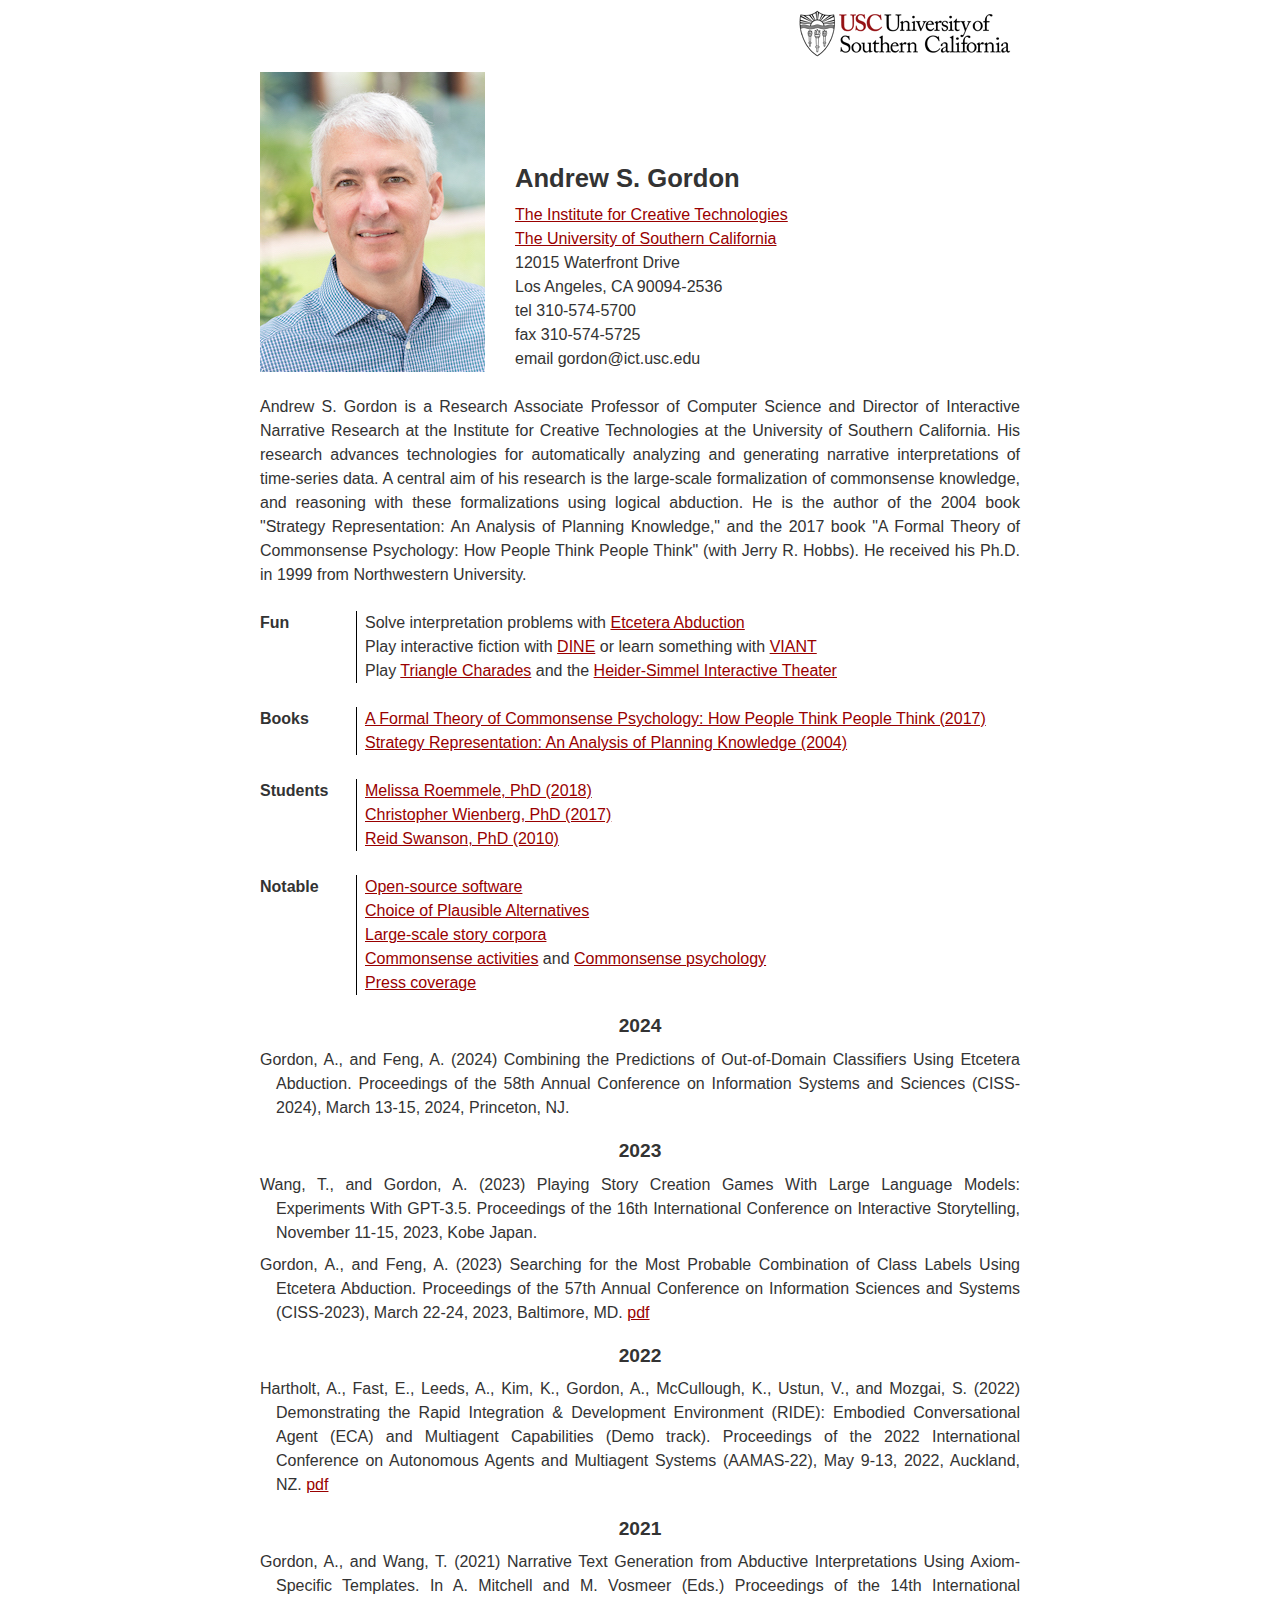
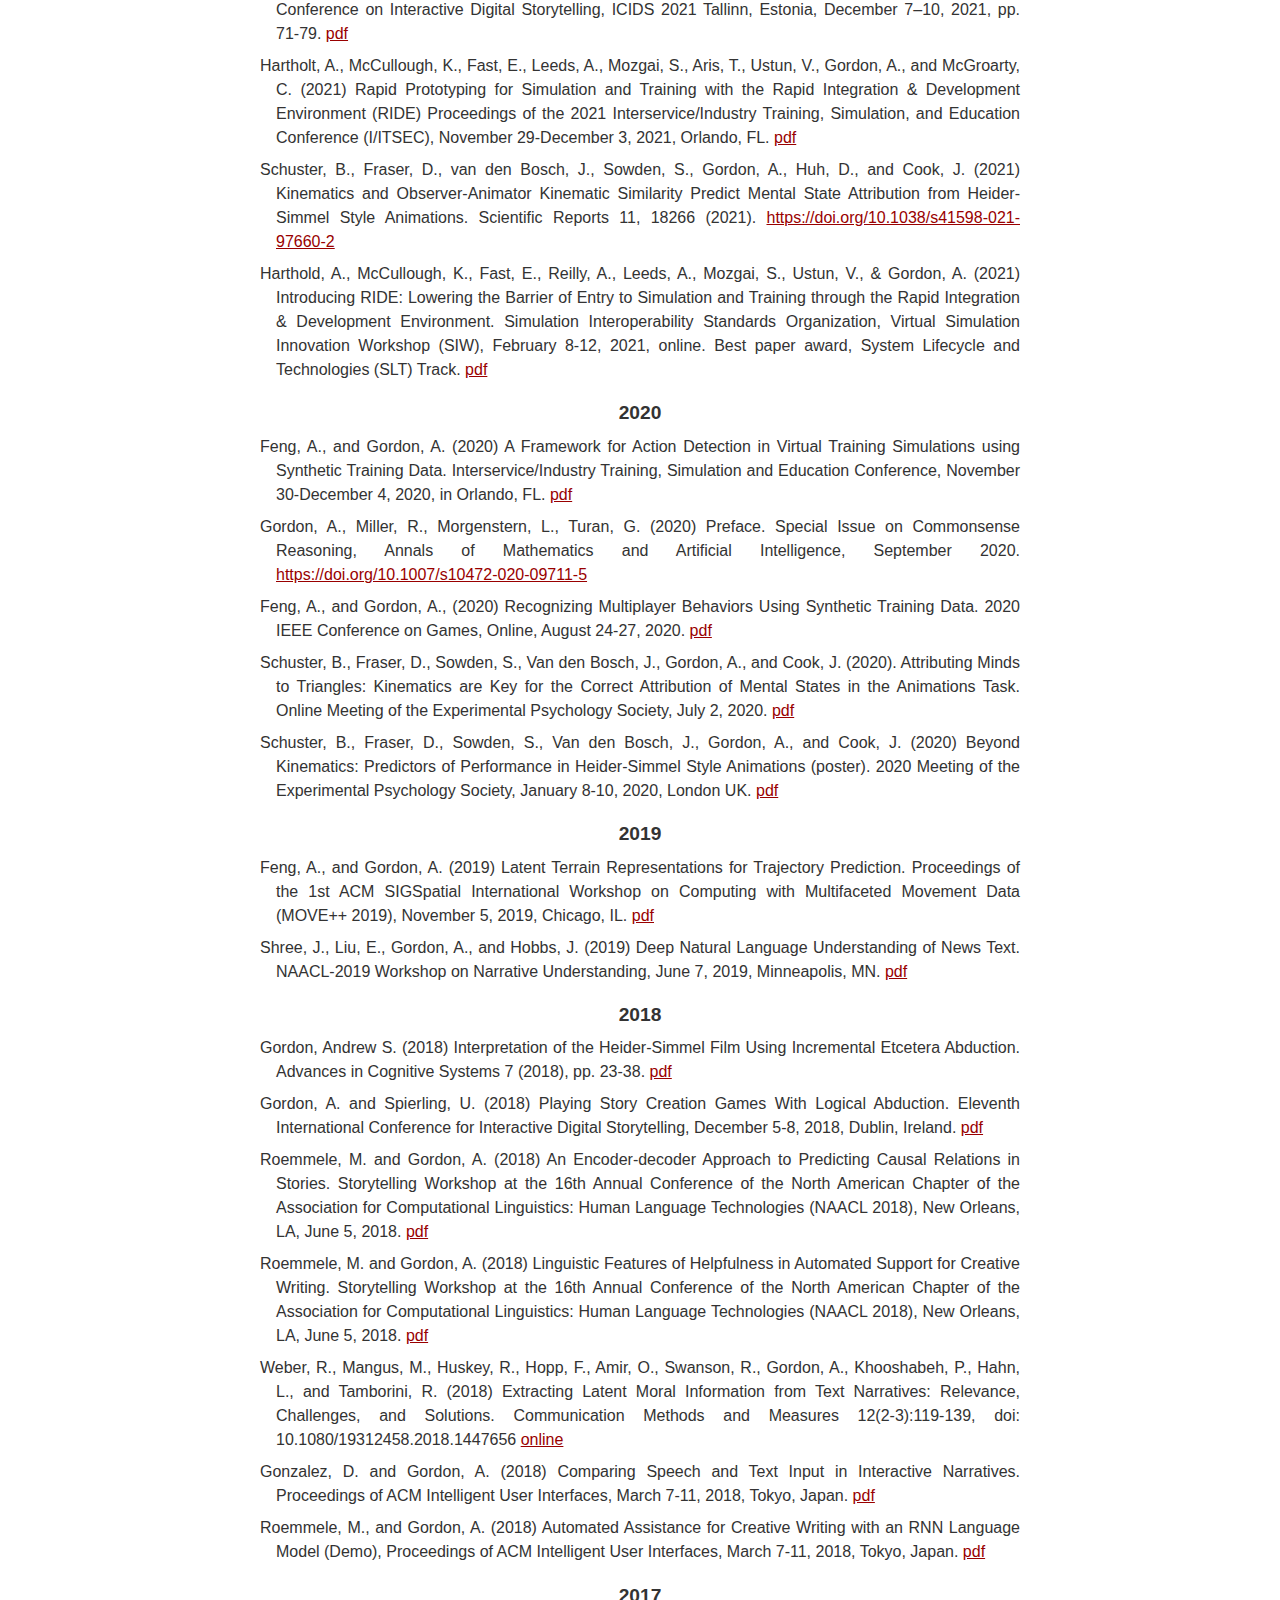
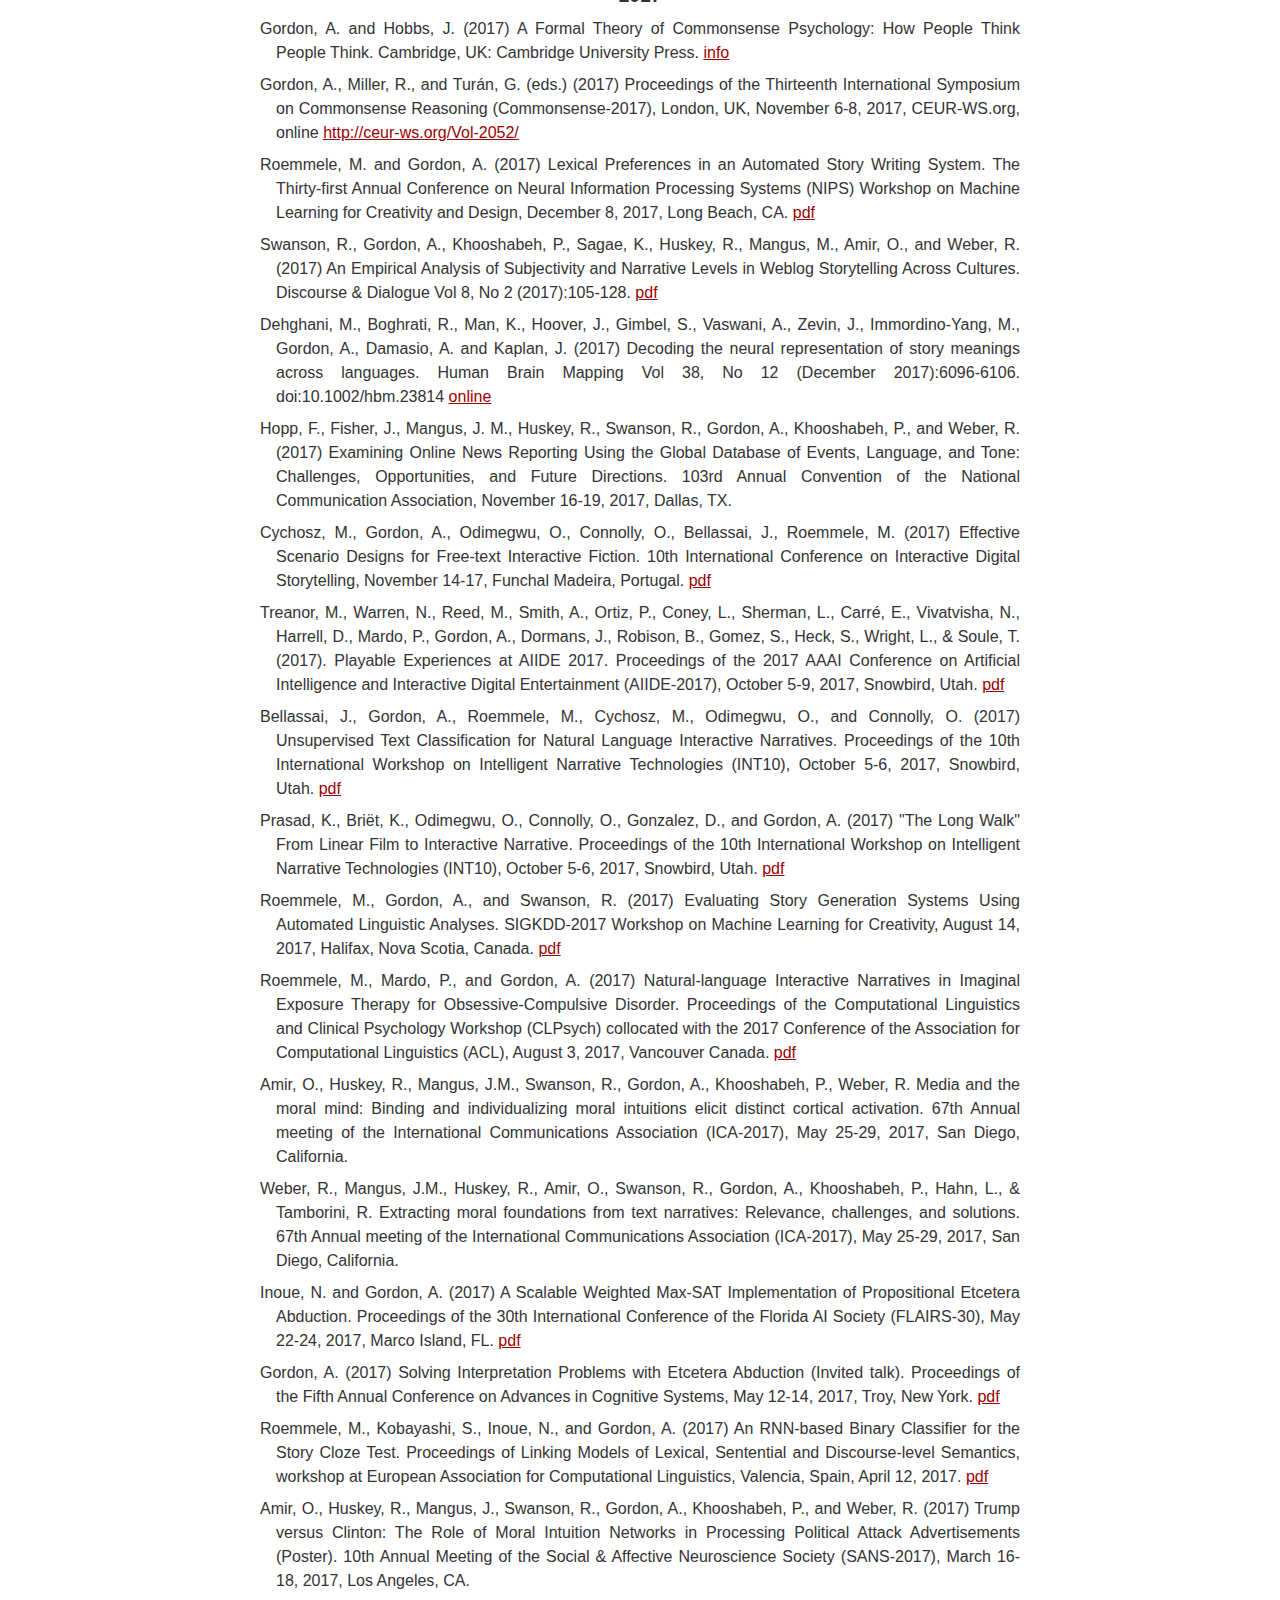
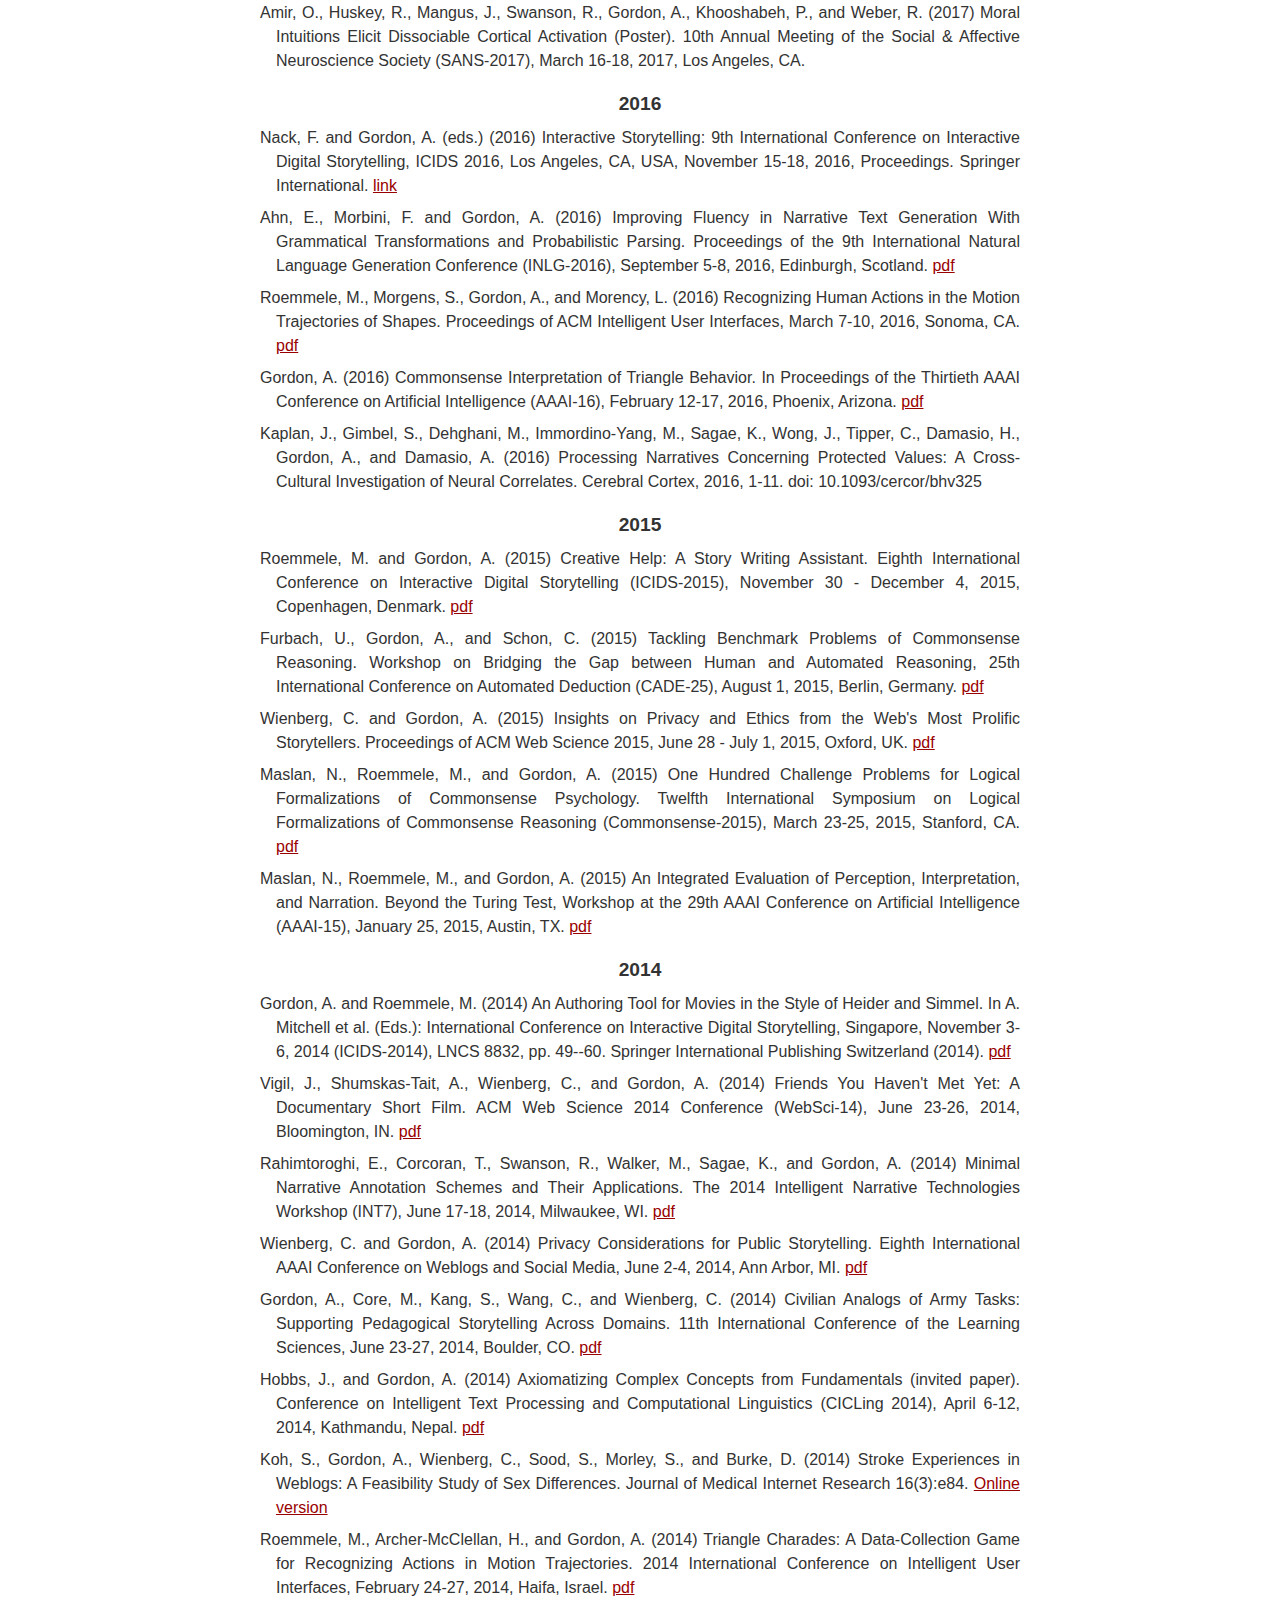
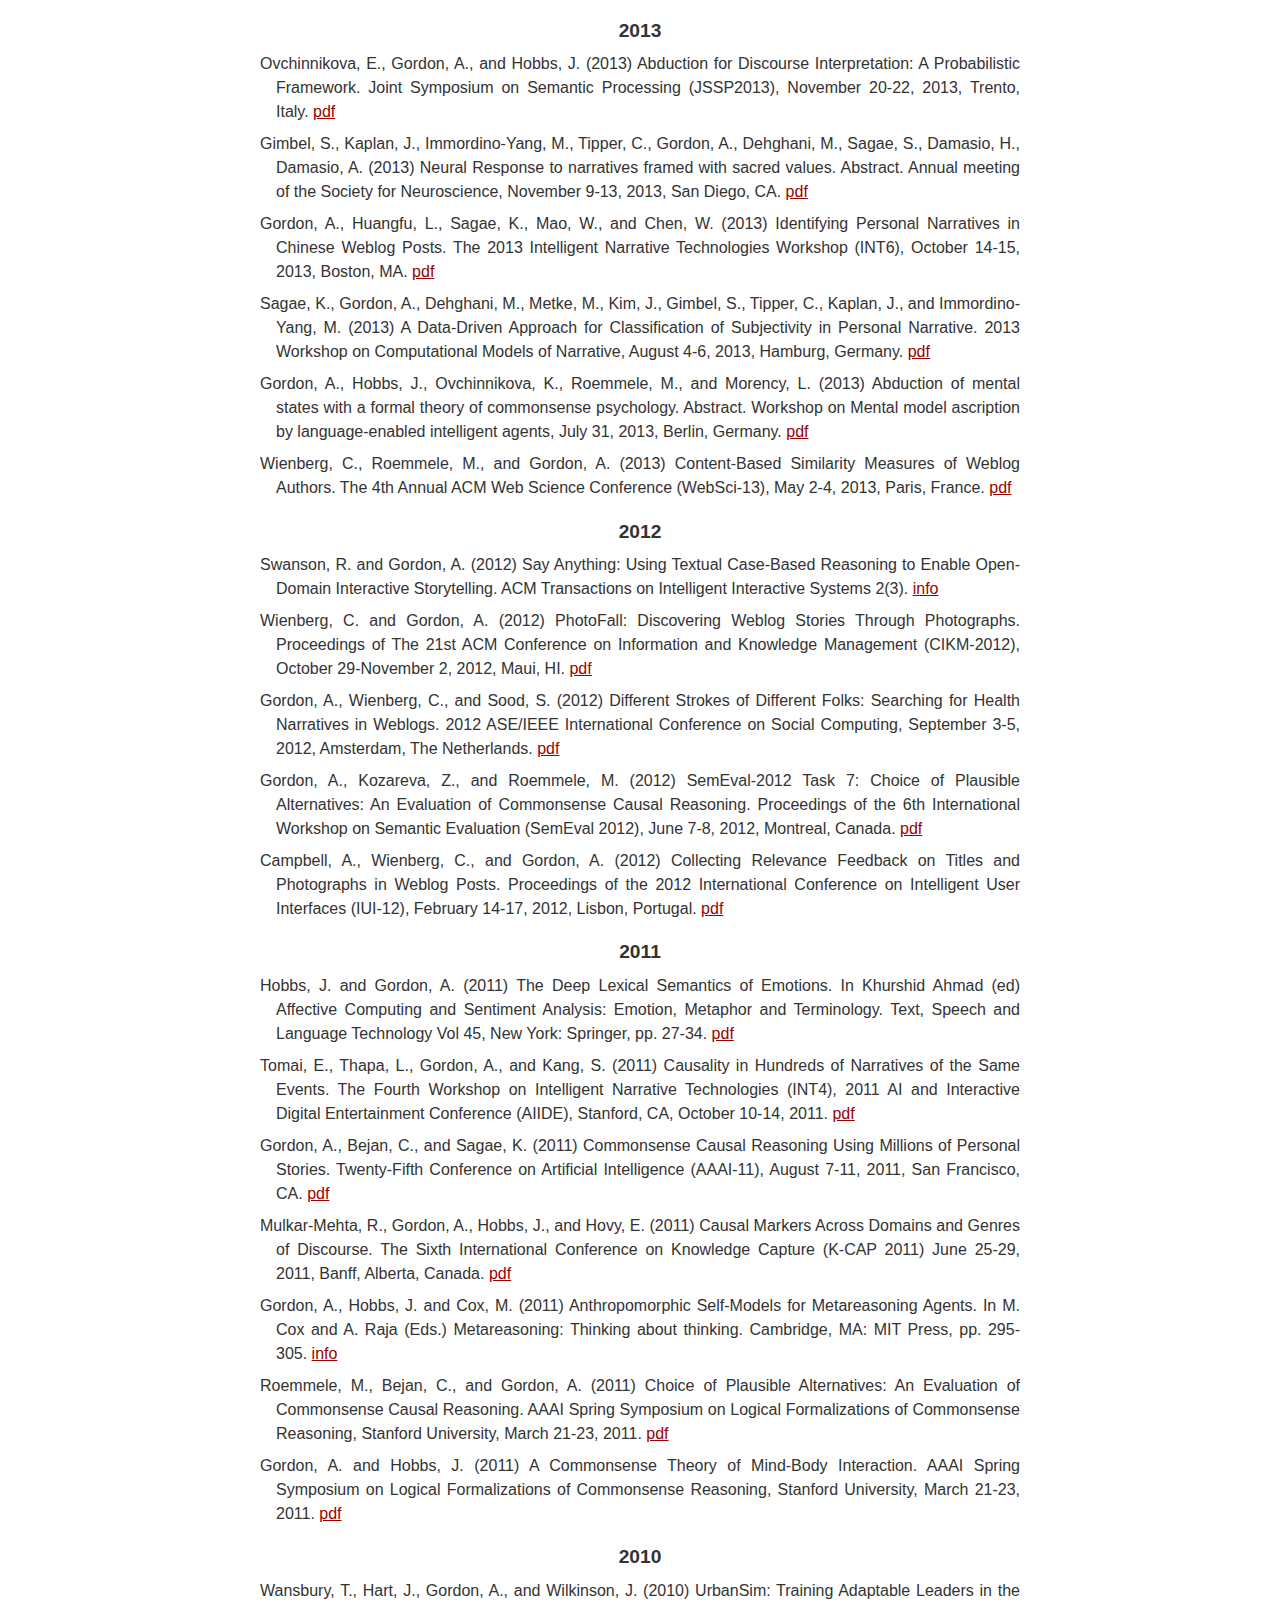
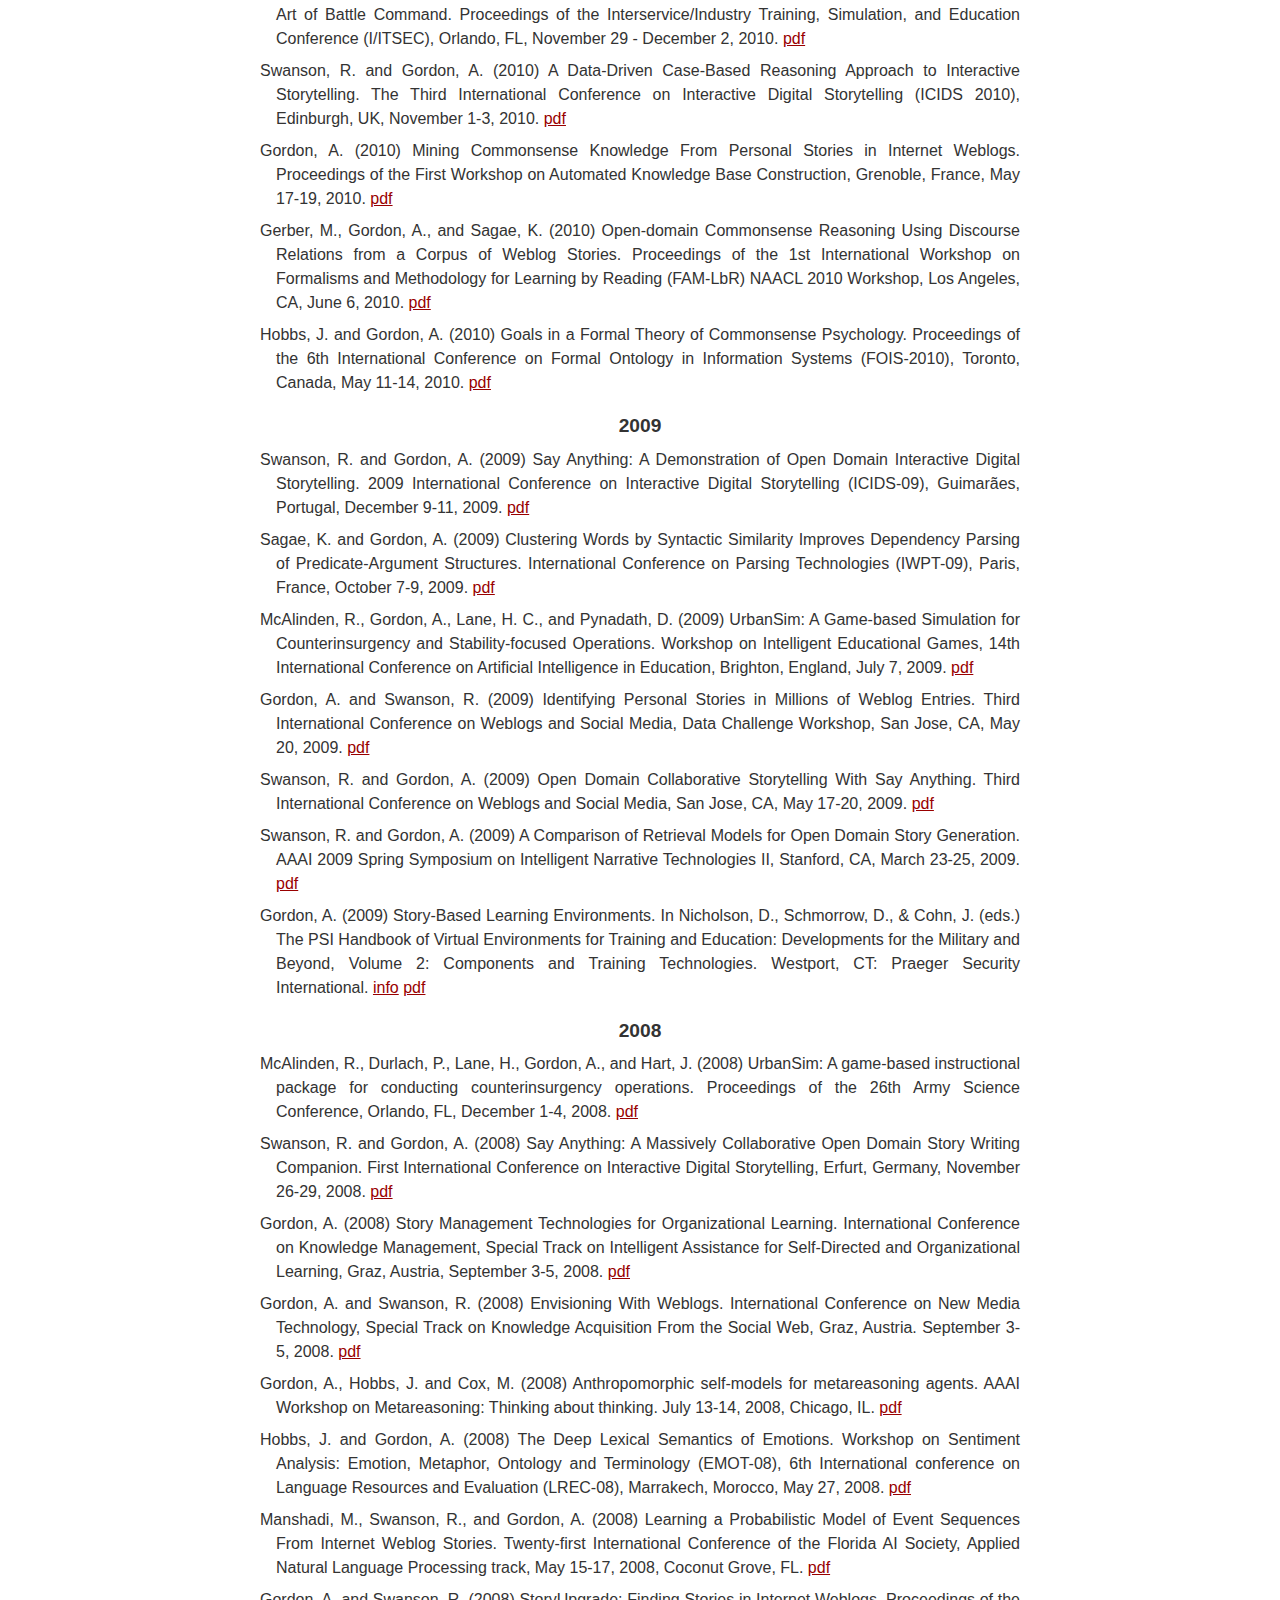
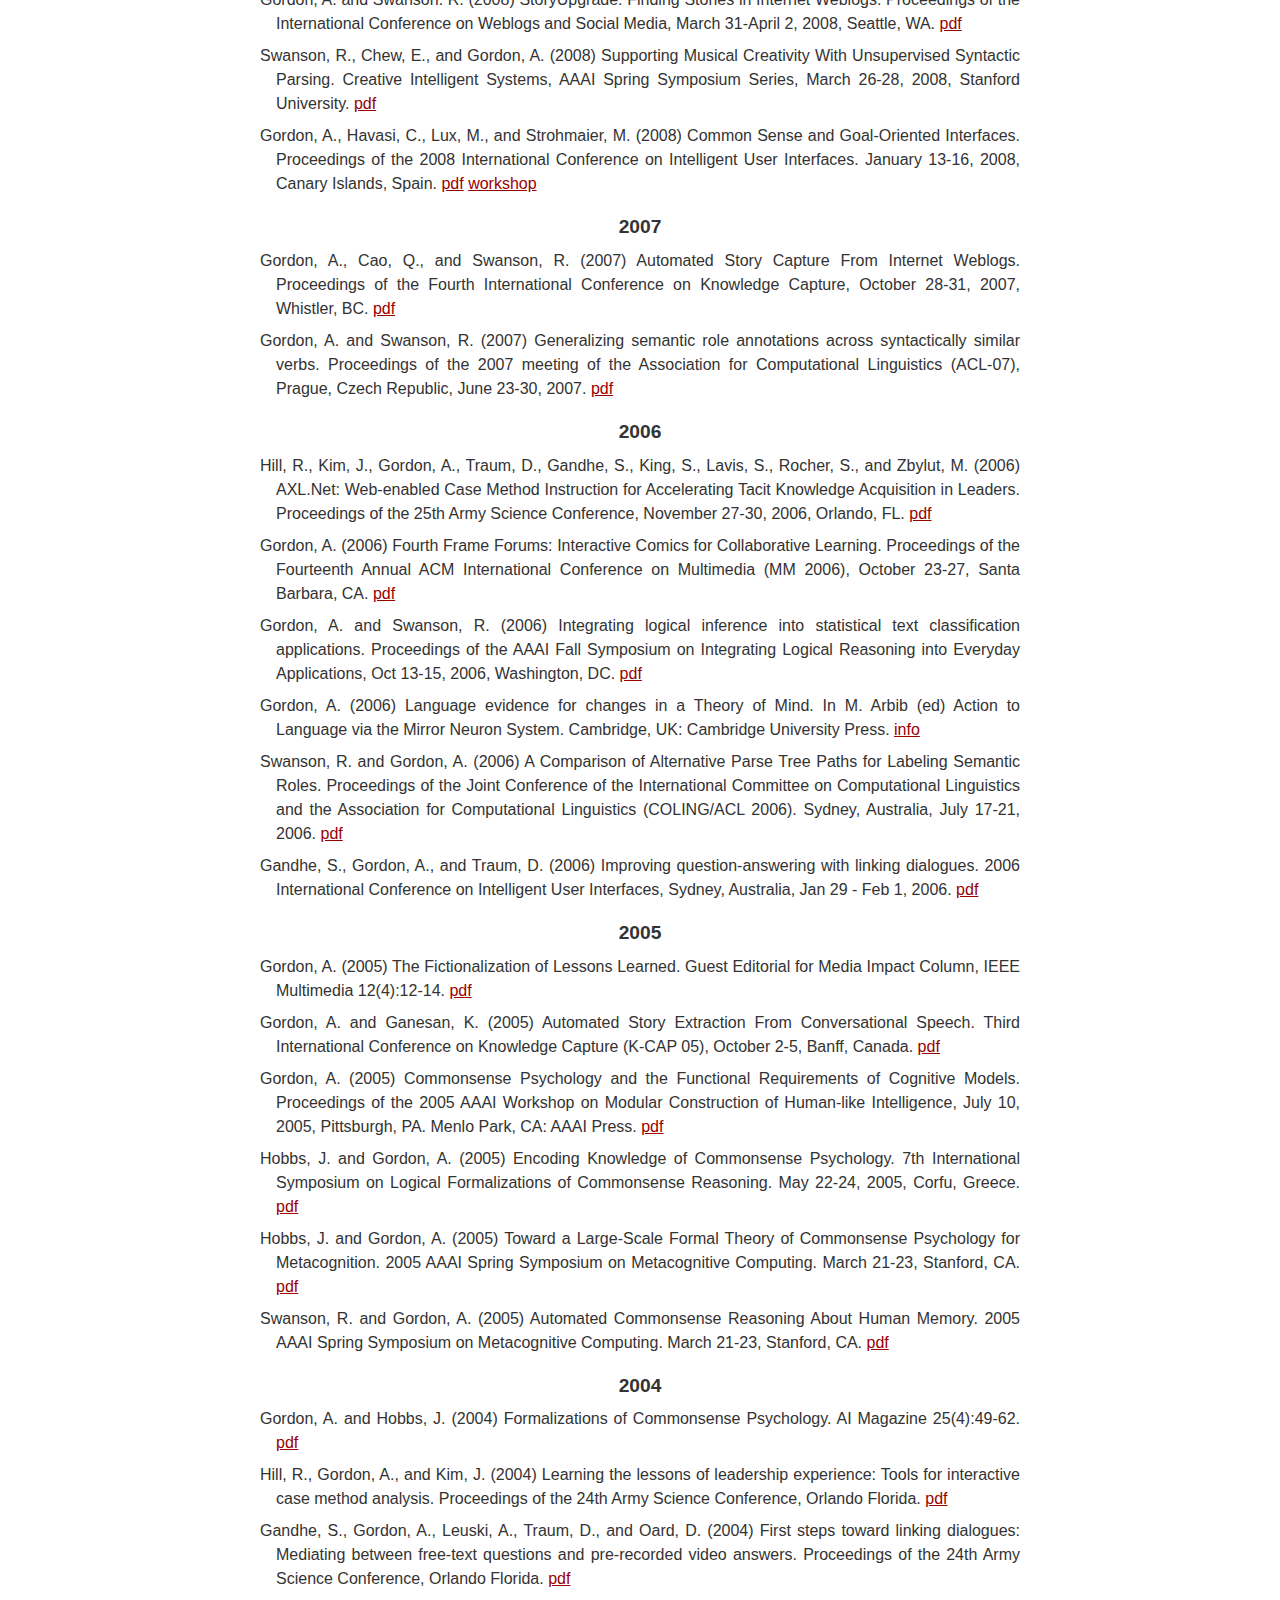
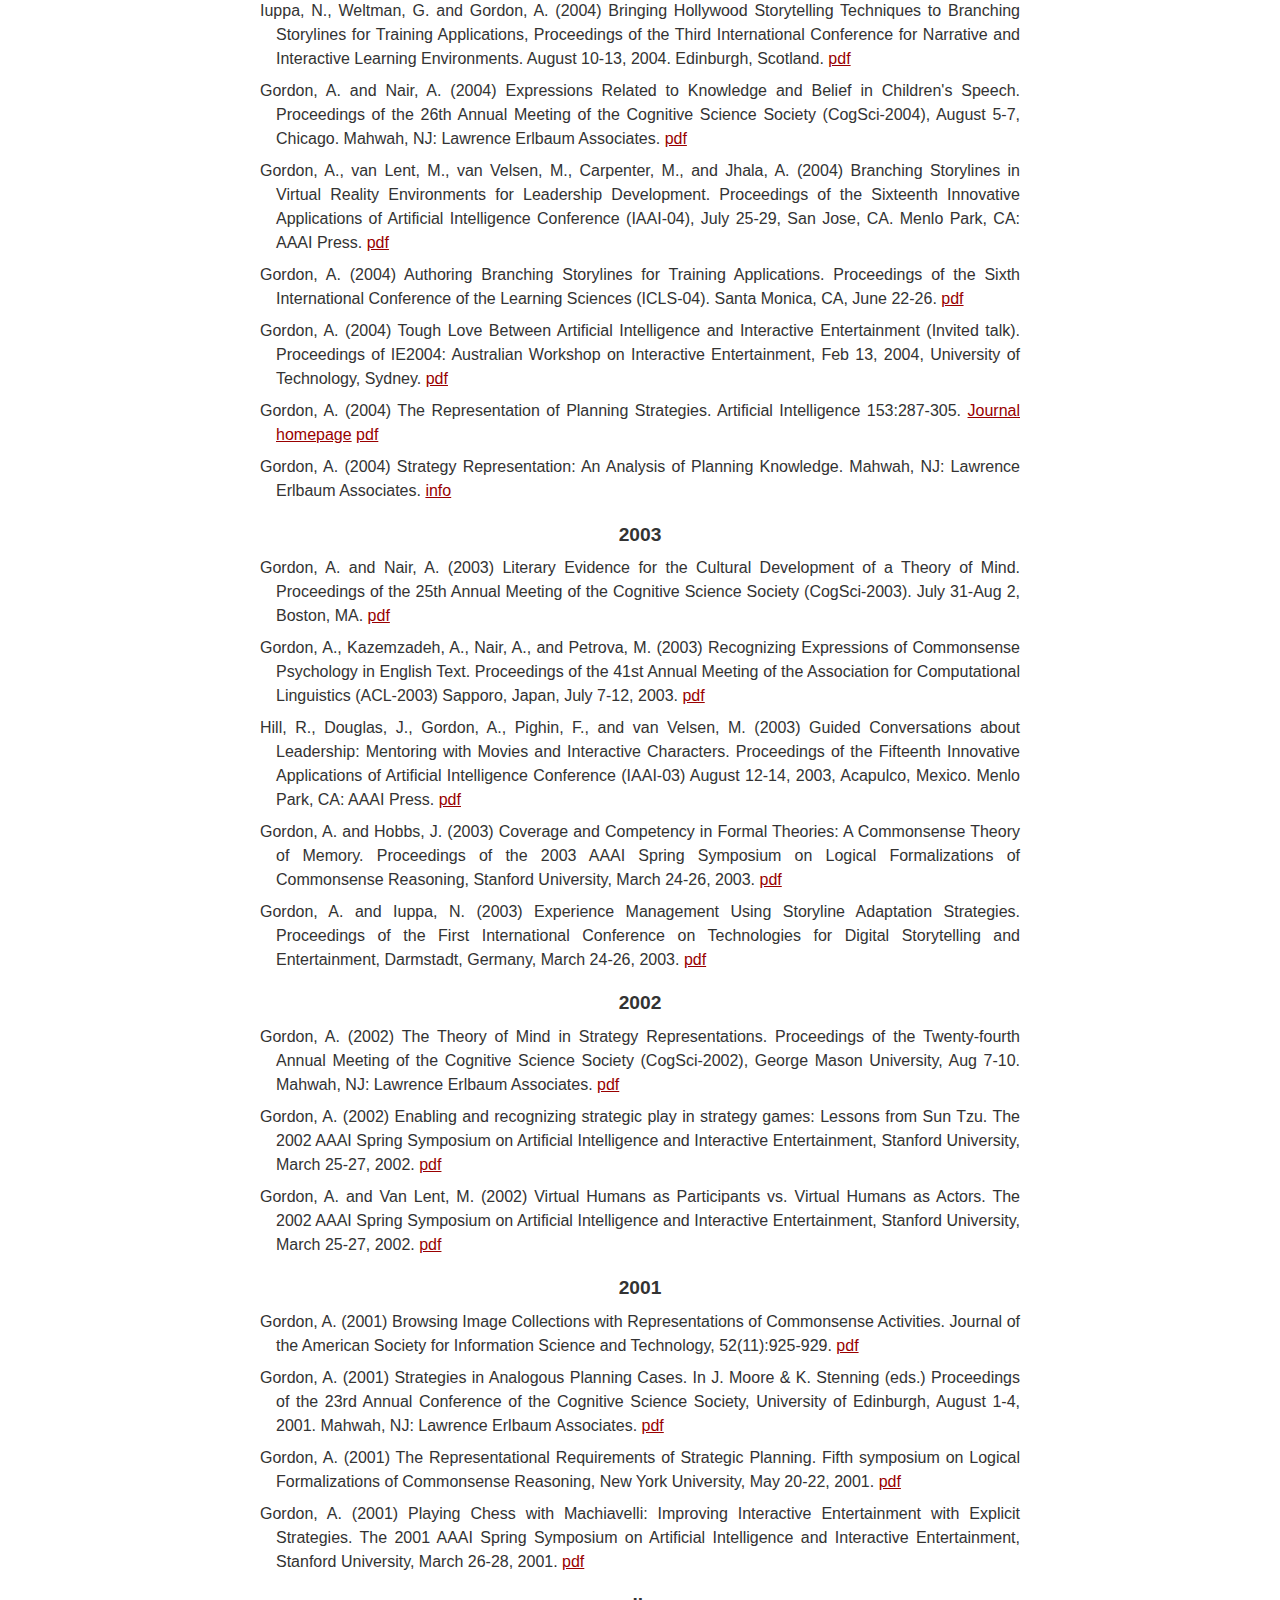
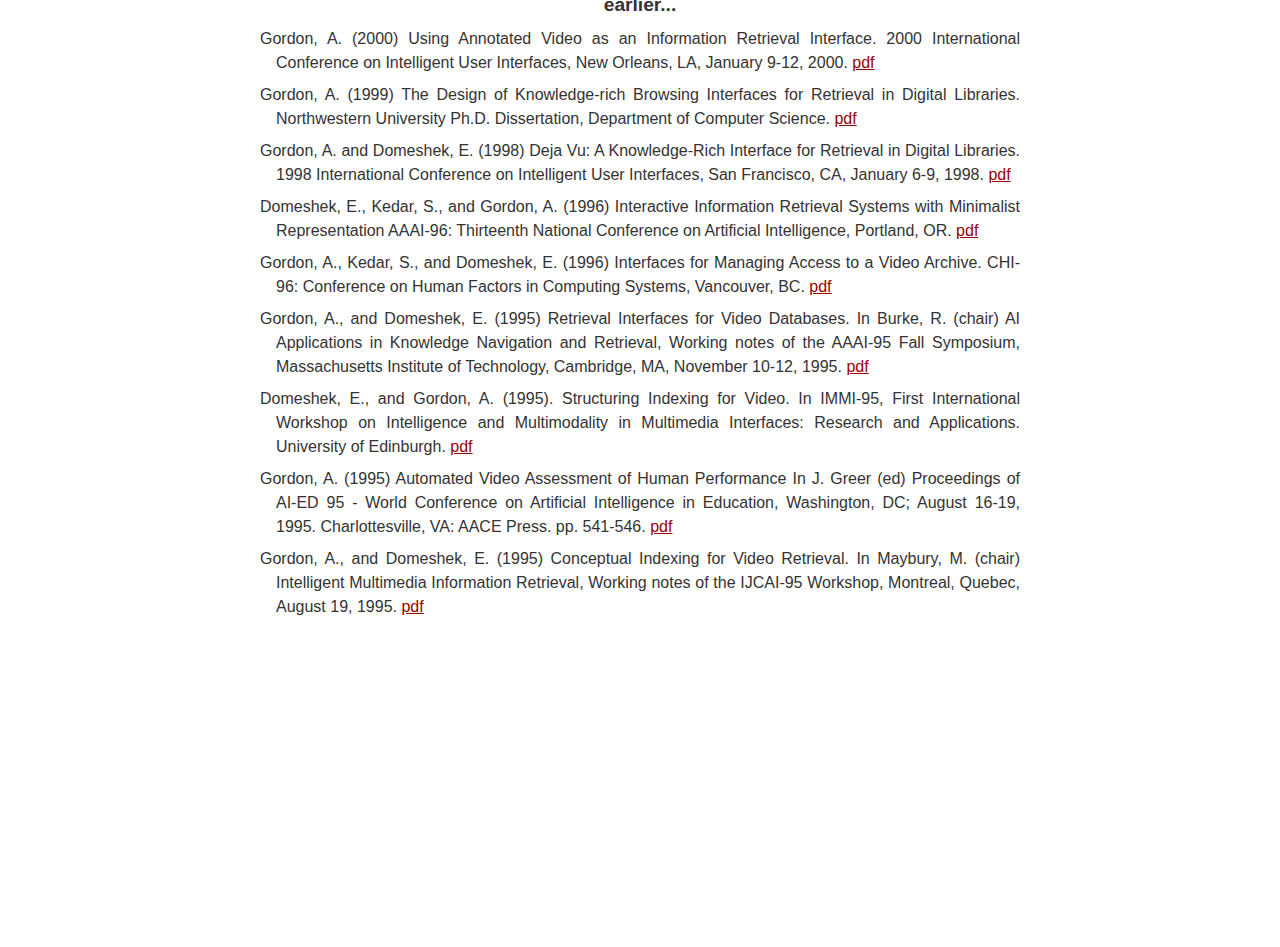
<file: index.html>
<!DOCTYPE html>

<html>

  <head>
    <meta http-equiv="Content-Type" content="text/html; charset=UTF-8" />
    <title>Andrew S. Gordon</title>
    <link href="style.css" rel="stylesheet" type="text/css" />
  </head>

  <body>
    <div id="content">
      <div id="banner">
        <a href="http://www.usc.edu/"><img src="images/USC-Bar-white.gif" alt="University of Southern California" border="0" height="65" width="760" id="banner" /></a>
      </div>
      <div id="card">
        <img id="headshot" src="images/Andrew_Gordon_2019_300x225.jpg" />
        <div id="contact" >
          <h1>Andrew S. Gordon</h1>
          <p><a href="http://ict.usc.edu">The Institute for Creative Technologies</a><br />
            <a href="https://usc.edu">The University of Southern California</a><br />
            12015 Waterfront Drive<br />
            Los Angeles, CA 90094-2536<br />
            tel 310-574-5700<br />
            fax 310-574-5725<br />
            email gordon@ict.usc.edu</p>
        </div>
      </div>

      <div id="bio">
        <p>Andrew S. Gordon is a Research Associate Professor of Computer Science and Director of Interactive Narrative Research at the Institute for Creative Technologies at the University of Southern California. His research advances technologies for automatically analyzing and generating narrative interpretations of time-series data. A central aim of his research is the large-scale formalization of commonsense knowledge, and reasoning with these formalizations using logical abduction. He is the author of the 2004 book "Strategy Representation: An Analysis of Planning Knowledge," and the 2017 book "A Formal Theory of Commonsense Psychology: How People Think People Think" (with Jerry R. Hobbs). He received his Ph.D. in 1999 from Northwestern University.</p>
      </div>

      <div id="links">
        <dl>
          <dt>Fun</dt>
	  <dd>Solve interpretation problems with <a href="https://asgordon.github.io/EtcAbductionPy/">Etcetera Abduction</a></dd>
          <dd>Play interactive fiction with <a href="https://dine.ict.usc.edu">DINE</a> or learn something with <a href="https://dine.ict.usc.edu/viant.html">VIANT</a></dd>
          <dd>Play <a href="https://charades.ict.usc.edu">Triangle Charades</a> and the <a href="https://hsit.ict.usc.edu">Heider-Simmel Interactive Theater</a></dd>

	  <dt>Books</dt>
	  <dd><a href="http://www.cambridge.org/us/academic/subjects/computer-science/artificial-intelligence-and-natural-language-processing/formal-theory-commonsense-psychology-how-people-think-people-think">A Formal Theory of Commonsense Psychology: How People Think People Think (2017)</a></dd>
          <dd><a href="https://www.routledge.com/Strategy-Representation-An-Analysis-of-Planning-Knowledge/Gordon/p/book/9780415652025">Strategy Representation: An Analysis of Planning Knowledge (2004)</a></dd>

          <dt>Students</dt>
          <dd><a href="https://roemmele.github.io/">Melissa Roemmele, PhD (2018)</a></dd>
          <dd><a href="https://github.com/cwienberg">Christopher Wienberg, PhD (2017)</a></dd>
          <dd><a href="http://reidswansonart.com/">Reid Swanson, PhD (2010)</a></dd>

          <dt>Notable</dt>
          <dd><a href="https://github.com/asgordon">Open-source software</a></dd>
          <dd><a href="copa.html">Choice of Plausible Alternatives</a></dd>
          <dd><a href="srp.html">Large-scale story corpora</a></dd>
          <dd><a href="carp.html">Commonsense activities</a> and <a href="cprp.html">Commonsense psychology</a></dd>

          <dd><a href="press.html">Press coverage</a></dd>
        </dl>
      </div>

      <div id="publications">

	<h3>2024</h3>
	<p>Gordon, A., and Feng, A. (2024) Combining the Predictions of Out-of-Domain Classifiers Using Etcetera Abduction. Proceedings of the 58th Annual Conference on Information Systems and Sciences (CISS-2024), March 13-15, 2024, Princeton, NJ.</p>

	<h3>2023</h3>
	<p>Wang, T., and Gordon, A. (2023) Playing Story Creation Games With Large Language Models: Experiments With GPT-3.5. Proceedings of the 16th International Conference on Interactive Storytelling, November 11-15, 2023, Kobe Japan.</p>
	<p>Gordon, A., and Feng, A. (2023) Searching for the Most Probable Combination of Class Labels Using Etcetera Abduction. Proceedings of the 57th Annual Conference on Information Sciences and Systems (CISS-2023), March 22-24, 2023, Baltimore, MD. <a href="publications/CISS2023.PDF">pdf</a> </p>

	<h3>2022</h3>
	<p>Hartholt, A., Fast, E., Leeds, A., Kim, K., Gordon, A., McCullough, K., Ustun, V., and Mozgai, S. (2022) Demonstrating the Rapid Integration & Development Environment (RIDE): Embodied Conversational Agent (ECA) and Multiagent Capabilities (Demo track). Proceedings of the 2022 International Conference on Autonomous Agents and Multiagent Systems (AAMAS-22), May 9-13, 2022, Auckland, NZ. <a href="publications/AAMAS2022.PDF">pdf</a></p>
	
	<h3>2021</h3>

	<p>Gordon, A., and Wang, T. (2021) Narrative Text Generation from Abductive Interpretations Using Axiom-Specific Templates. In A. Mitchell and M. Vosmeer (Eds.) Proceedings of the 14th International Conference on Interactive Digital Storytelling, ICIDS 2021 Tallinn, Estonia, December 7–10, 2021, pp. 71-79. <a href="publications/ICIDS2021.PDF">pdf</a></p>
	<p>Hartholt, A., McCullough, K., Fast, E., Leeds, A., Mozgai, S., Aris, T., Ustun, V., Gordon, A., and McGroarty, C. (2021) Rapid Prototyping for Simulation and Training with the Rapid Integration & Development Environment (RIDE) Proceedings of the 2021 Interservice/Industry Training, Simulation, and Education Conference (I/ITSEC), November 29-December 3, 2021, Orlando, FL. <a href="publications/IITSEC2021.PDF">pdf</a></p>
	<p>Schuster, B., Fraser, D., van den Bosch, J., Sowden, S., Gordon, A., Huh, D., and Cook, J. (2021) Kinematics and Observer-Animator Kinematic Similarity Predict Mental State Attribution from Heider-Simmel Style Animations. Scientific Reports 11, 18266 (2021). <a href="https://doi.org/10.1038/s41598-021-97660-2">https://doi.org/10.1038/s41598-021-97660-2</a></p>
	<p>Harthold, A., McCullough, K., Fast, E., Reilly, A., Leeds, A., Mozgai, S., Ustun, V., & Gordon, A. (2021) Introducing RIDE: Lowering the Barrier of Entry to Simulation and Training through the Rapid Integration & Development Environment.  Simulation Interoperability Standards Organization, Virtual Simulation Innovation Workshop (SIW), February 8-12, 2021, online. Best paper award, System Lifecycle and Technologies (SLT) Track. <a href="publications/SISO-WS2021.PDF">pdf</a></p>

	<h3>2020</h3>
	
	<p>Feng, A., and Gordon, A. (2020) A Framework for Action Detection in Virtual Training Simulations using Synthetic Training Data. Interservice/Industry Training, Simulation and Education Conference, November 30-December 4, 2020, in Orlando, FL. <a href="publications/IITSEC2020.PDF">pdf</a></p>
	<p>Gordon, A., Miller, R., Morgenstern, L., Turan, G. (2020) Preface. Special Issue on Commonsense Reasoning, Annals of Mathematics and Artificial Intelligence, September 2020. <a href="https://doi.org/10.1007/s10472-020-09711-5">https://doi.org/10.1007/s10472-020-09711-5</a></p>
	<p>Feng, A., and Gordon, A., (2020) Recognizing Multiplayer Behaviors Using Synthetic Training Data. 2020 IEEE Conference on Games, Online, August 24-27, 2020. <a href="publications/COG2020.PDF">pdf</a></p>
	<p>Schuster, B., Fraser, D., Sowden, S., Van den Bosch, J., Gordon, A., and Cook, J. (2020). Attributing Minds to Triangles: Kinematics are Key for the Correct Attribution of Mental States in the Animations Task. Online Meeting of the Experimental Psychology Society, July 2, 2020. <a href="publications/EPS2020B.PDF">pdf</a></p>
	<p>Schuster, B., Fraser, D., Sowden, S., Van den Bosch, J., Gordon, A., and Cook, J. (2020) Beyond Kinematics: Predictors of Performance in Heider-Simmel Style Animations (poster). 2020 Meeting of the Experimental Psychology Society, January 8-10, 2020, London UK. <a href="publications/EPS20.PDF">pdf</a></p>

	<h3>2019</h3>

	<p>Feng, A., and Gordon, A. (2019) Latent Terrain Representations for Trajectory Prediction. Proceedings of the 1st ACM SIGSpatial International Workshop on Computing with Multifaceted Movement Data (MOVE++ 2019), November 5, 2019, Chicago, IL. <a href="publications/SIGSPATIAL-WS19.PDF">pdf</a></p>
	<p>Shree, J., Liu, E., Gordon, A., and Hobbs, J. (2019) Deep Natural Language Understanding of News Text. NAACL-2019 Workshop on Narrative Understanding, June 7, 2019, Minneapolis, MN. <a href="publications/NAACL-WS19.PDF">pdf</a></p>

	<h3>2018</h3>

	<p>Gordon, Andrew S. (2018) Interpretation of the Heider-Simmel Film Using Incremental Etcetera Abduction. Advances in Cognitive Systems 7 (2018), pp. 23-38. <a href="publications/ACS18.PDF">pdf</a></p>
	<p>Gordon, A. and Spierling, U. (2018) Playing Story Creation Games With Logical Abduction. Eleventh International Conference for Interactive Digital Storytelling, December 5-8, 2018, Dublin, Ireland. <a href="publications/ICIDS18.PDF">pdf</a></p>
	<p>Roemmele, M. and Gordon, A. (2018) An Encoder-decoder Approach to Predicting Causal Relations in Stories. Storytelling Workshop at the 16th Annual Conference of the North American Chapter of the Association for Computational Linguistics: Human Language Technologies (NAACL 2018), New Orleans, LA, June 5, 2018. <a href="publications/NAACL-WS18A.PDF">pdf</a></p>
	<p>Roemmele, M. and Gordon, A. (2018) Linguistic Features of Helpfulness in Automated Support for Creative Writing. Storytelling Workshop at the 16th Annual Conference of the North American Chapter of the Association for Computational Linguistics: Human Language Technologies (NAACL 2018), New Orleans, LA, June 5, 2018. <a href="publications/NAACL-WS18B.PDF">pdf</a></p>
	<p>Weber, R., Mangus, M., Huskey, R., Hopp, F., Amir, O., Swanson, R., Gordon, A., Khooshabeh, P., Hahn, L., and Tamborini, R. (2018) Extracting Latent Moral Information from Text Narratives: Relevance, Challenges, and Solutions. Communication Methods and Measures 12(2-3):119-139, doi: 10.1080/19312458.2018.1447656 <a href="https://www.tandfonline.com/doi/full/10.1080/19312458.2018.1447656">online</a></p>
	<p>Gonzalez, D. and Gordon, A. (2018) Comparing Speech and Text Input in Interactive Narratives. Proceedings of ACM Intelligent User  Interfaces, March 7-11, 2018, Tokyo, Japan. <a href="publications/IUI18A.PDF">pdf</a></p>
	<p>Roemmele, M., and Gordon, A. (2018) Automated Assistance for Creative Writing with an RNN Language Model (Demo), Proceedings of ACM Intelligent User Interfaces, March 7-11, 2018, Tokyo, Japan. <a href="publications/IUI18B.PDF">pdf</a></p>
	
        <h3>2017</h3>
	<p>Gordon, A. and Hobbs, J. (2017) A Formal Theory of Commonsense Psychology: How People Think People Think. Cambridge, UK: Cambridge University Press. <a href="http://www.cambridge.org/us/academic/subjects/computer-science/artificial-intelligence-and-natural-language-processing/formal-theory-commonsense-psychology-how-people-think-people-think">info</a></p>
	<p>Gordon, A., Miller, R., and Turán, G. (eds.) (2017) Proceedings of the Thirteenth International Symposium on Commonsense Reasoning (Commonsense-2017), London, UK, November 6-8, 2017, CEUR-WS.org, online <a href="http://ceur-ws.org/Vol-2052/">http://ceur-ws.org/Vol-2052/</a></p>
	<p>Roemmele, M. and Gordon, A. (2017) Lexical Preferences in an Automated Story Writing System. The Thirty-first Annual Conference on Neural Information Processing Systems (NIPS) Workshop on Machine Learning for Creativity and Design, December 8, 2017, Long Beach, CA. <a href="publications/NIPS-WS17.PDF">pdf</a> <p>
	  <p>Swanson, R., Gordon, A., Khooshabeh, P., Sagae, K., Huskey, R., Mangus, M., Amir, O., and Weber, R. (2017) An Empirical Analysis of Subjectivity and Narrative Levels in Weblog Storytelling Across Cultures. Discourse & Dialogue Vol 8, No 2 (2017):105-128. <a href="publications/DIALOGUE-DISCOURSE17.PDF">pdf</a><p>
	<p>Dehghani, M., Boghrati, R., Man, K., Hoover, J., Gimbel, S., Vaswani, A., Zevin, J., Immordino-Yang, M., Gordon, A., Damasio, A. and Kaplan, J. (2017) Decoding the neural representation of story meanings across languages. Human Brain Mapping Vol 38, No 12 (December 2017):6096-6106. doi:10.1002/hbm.23814 <a href="http://onlinelibrary.wiley.com/doi/10.1002/hbm.23814/full">online</a></p>
        <p>Hopp, F., Fisher, J., Mangus, J. M., Huskey, R., Swanson, R., Gordon, A., Khooshabeh, P., and Weber, R. (2017) Examining Online News Reporting Using the Global Database of Events, Language, and Tone: Challenges, Opportunities, and Future Directions. 103rd Annual Convention of the National Communication Association, November 16-19, 2017, Dallas, TX.</p>
	<p>Cychosz, M., Gordon, A., Odimegwu, O., Connolly, O., Bellassai, J., Roemmele, M. (2017) Effective Scenario Designs for Free-text Interactive Fiction. 10th International Conference on Interactive Digital Storytelling, November 14-17, Funchal Madeira, Portugal. <a href="publications/ICIDS17.PDF">pdf</a></p>
	<p>Treanor, M., Warren, N., Reed, M., Smith, A., Ortiz, P., Coney, L., Sherman, L., Carré, E., Vivatvisha, N., Harrell, D., Mardo, P., Gordon, A., Dormans, J., Robison, B., Gomez, S., Heck, S., Wright, L., & Soule, T. (2017). Playable Experiences at AIIDE 2017. Proceedings of the 2017 AAAI Conference on Artificial Intelligence and Interactive Digital Entertainment (AIIDE-2017), October 5-9, 2017, Snowbird, Utah. <a href="publications/AIIDE17.PDF">pdf</a></p>
	<p>Bellassai, J., Gordon, A., Roemmele, M., Cychosz, M., Odimegwu, O., and Connolly, O. (2017) Unsupervised Text Classification for Natural Language Interactive Narratives. Proceedings of the 10th International Workshop on Intelligent Narrative Technologies (INT10), October 5-6, 2017, Snowbird, Utah. <a href="publications/INT17A.PDF">pdf</a></p>
	<p>Prasad, K., Briët, K., Odimegwu, O., Connolly, O., Gonzalez, D., and Gordon, A. (2017) "The Long Walk" From Linear Film to Interactive Narrative. Proceedings of the 10th International Workshop on Intelligent Narrative Technologies (INT10), October 5-6, 2017, Snowbird, Utah. <a href="publications/INT17B.PDF">pdf</a></p>
	<p>Roemmele, M., Gordon, A., and Swanson, R. (2017) Evaluating Story Generation Systems Using Automated Linguistic Analyses. SIGKDD-2017 Workshop on Machine Learning for Creativity, August 14, 2017, Halifax, Nova Scotia, Canada. <a href="publications/KDD-WS17.PDF">pdf</a></p>
        <p>Roemmele, M., Mardo, P., and Gordon, A. (2017) Natural-language Interactive Narratives in Imaginal Exposure Therapy for Obsessive-Compulsive Disorder. Proceedings of the Computational Linguistics and Clinical Psychology Workshop (CLPsych) collocated with the 2017 Conference of the Association for Computational Linguistics (ACL), August 3, 2017, Vancouver Canada. <a href="publications/ACL-WS17.PDF">pdf</a></p>
        <p>Amir, O., Huskey, R., Mangus, J.M., Swanson, R., Gordon, A., Khooshabeh, P., Weber, R. Media and the moral mind: Binding and individualizing moral intuitions elicit distinct cortical activation. 67th Annual meeting of the International Communications Association (ICA-2017), May 25-29, 2017, San Diego, California. </p>
        <p>Weber, R., Mangus, J.M., Huskey, R., Amir, O., Swanson, R., Gordon, A., Khooshabeh, P., Hahn, L., & Tamborini, R. Extracting moral foundations from text narratives: Relevance, challenges, and solutions. 67th Annual meeting of the International Communications Association (ICA-2017), May 25-29, 2017, San Diego, California.</p>
        <p>Inoue, N. and Gordon, A. (2017) A Scalable Weighted Max-SAT Implementation of Propositional Etcetera Abduction. Proceedings of the 30th International Conference of the Florida AI Society (FLAIRS-30), May 22-24, 2017, Marco Island, FL. <a href="publications/FLAIRS17.PDF">pdf</a></p>
        <p>Gordon, A. (2017) Solving Interpretation Problems with Etcetera Abduction (Invited talk). Proceedings of the Fifth Annual Conference on Advances in Cognitive Systems, May 12-14, 2017, Troy, New York. <a href="publications/ACS17.PDF">pdf</a></p>
        <p>Roemmele, M., Kobayashi, S., Inoue, N., and Gordon, A. (2017) An RNN-based Binary Classifier for the Story Cloze Test. Proceedings of Linking Models of Lexical, Sentential and Discourse-level Semantics, workshop at European Association for Computational Linguistics, Valencia, Spain, April 12, 2017. <a href="publications/EACL-WS17.PDF">pdf</a></p>
        <p>Amir, O., Huskey, R., Mangus, J., Swanson, R., Gordon, A., Khooshabeh, P., and Weber, R. (2017) Trump versus Clinton: The Role of Moral Intuition Networks in Processing Political Attack Advertisements (Poster). 10th Annual Meeting of the Social & Affective Neuroscience Society (SANS-2017), March 16-18, 2017, Los Angeles, CA.</p>
        <p>Amir, O., Huskey, R., Mangus, J., Swanson, R., Gordon, A., Khooshabeh, P., and Weber, R. (2017) Moral Intuitions Elicit Dissociable Cortical Activation (Poster). 10th Annual Meeting of the Social & Affective Neuroscience Society (SANS-2017), March 16-18, 2017, Los Angeles, CA.</p>

        <h3>2016</h3>
        <p>Nack, F. and Gordon, A. (eds.) (2016) Interactive Storytelling: 9th International Conference on Interactive Digital Storytelling, ICIDS 2016, Los Angeles, CA, USA, November 15-18, 2016, Proceedings. Springer International. <a href="http://www.springer.com/us/book/9783319482781">link</a></p>
        <p>Ahn, E., Morbini, F. and Gordon, A. (2016) Improving Fluency in Narrative Text Generation With Grammatical Transformations and Probabilistic Parsing. Proceedings of the 9th International Natural Language Generation Conference (INLG-2016), September 5-8, 2016, Edinburgh, Scotland. <a href="publications/INLG16.PDF">pdf</a></p>
        <p>Roemmele, M., Morgens, S., Gordon, A., and Morency, L. (2016) Recognizing Human Actions in the Motion Trajectories of Shapes. Proceedings of ACM Intelligent User Interfaces, March 7-10, 2016, Sonoma, CA. <a href="publications/IUI16.PDF">pdf</a></p>
        <p>Gordon, A. (2016) Commonsense Interpretation of Triangle Behavior. In Proceedings of the Thirtieth AAAI Conference on Artificial Intelligence (AAAI-16), February 12-17, 2016, Phoenix, Arizona. <a href="publications/AAAI16.PDF">pdf</a></p>
        <p>Kaplan, J., Gimbel, S., Dehghani, M., Immordino-Yang, M., Sagae, K., Wong, J., Tipper, C., Damasio, H., Gordon, A., and Damasio, A. (2016) Processing Narratives Concerning Protected Values: A Cross-Cultural Investigation of Neural Correlates. Cerebral Cortex, 2016, 1-11. doi: 10.1093/cercor/bhv325</p>

        <h3>2015</h3>
        <p>Roemmele, M. and Gordon, A. (2015) Creative Help: A Story Writing Assistant. Eighth International Conference on Interactive Digital Storytelling (ICIDS-2015), November 30 - December 4, 2015, Copenhagen, Denmark. <a href="publications/ICIDS15.PDF">pdf</a></p>
        <p>Furbach, U., Gordon, A., and Schon, C. (2015) Tackling Benchmark Problems of Commonsense Reasoning. Workshop on Bridging the Gap between Human and Automated Reasoning, 25th International Conference on Automated Deduction (CADE-25), August 1, 2015, Berlin, Germany. <a href="publications/CADE-WS15.PDF">pdf</a></p>
        <p>Wienberg, C. and Gordon, A. (2015) Insights on Privacy and Ethics from the Web's Most Prolific Storytellers. Proceedings of ACM Web Science 2015, June 28 - July 1, 2015, Oxford, UK. <a href="publications/WEBSCI15.PDF">pdf</a></p>
        <p>Maslan, N., Roemmele, M., and Gordon, A. (2015) One Hundred Challenge Problems for Logical Formalizations of Commonsense Psychology. Twelfth International Symposium on Logical Formalizations of Commonsense Reasoning (Commonsense-2015), March 23-25, 2015, Stanford, CA. <a href="publications/AAAI-SPRING15.PDF">pdf</a></p>
        <p>Maslan, N., Roemmele, M., and Gordon, A. (2015) An Integrated Evaluation of Perception, Interpretation, and Narration. Beyond the Turing Test, Workshop at the 29th AAAI Conference on Artificial Intelligence (AAAI-15), January 25, 2015, Austin, TX. <a href="publications/AAAI-WS15.PDF">pdf</a></p>

        <h3>2014</h3>
        <p>Gordon, A. and Roemmele, M. (2014) An Authoring Tool for Movies in the Style of Heider and Simmel. In A. Mitchell et al. (Eds.): International Conference on Interactive Digital Storytelling, Singapore, November 3-6, 2014 (ICIDS-2014), LNCS 8832, pp. 49--60. Springer International Publishing Switzerland (2014). <a href="publications/ICIDS14.PDF">pdf</a></p>
        <p>Vigil, J., Shumskas-Tait, A., Wienberg, C., and Gordon, A. (2014) Friends You Haven't Met Yet: A Documentary Short Film. ACM Web Science 2014 Conference (WebSci-14), June 23-26, 2014, Bloomington, IN. <a href="publications/WEBSCI14.PDF">pdf</a></p>
        <p>Rahimtoroghi, E., Corcoran, T., Swanson, R., Walker, M., Sagae, K., and Gordon, A. (2014) Minimal Narrative Annotation Schemes and Their Applications. The 2014 Intelligent Narrative Technologies Workshop (INT7), June 17-18, 2014, Milwaukee, WI. <a href="publications/INT14.PDF">pdf</a></p>
        <p>Wienberg, C. and Gordon, A. (2014) Privacy Considerations for Public Storytelling. Eighth International AAAI Conference on Weblogs and Social Media, June 2-4, 2014, Ann Arbor, MI. <a href="publications/ICWSM14.PDF">pdf</a></p>
        <p>Gordon, A., Core, M., Kang, S., Wang, C., and Wienberg, C. (2014) Civilian Analogs of Army Tasks: Supporting Pedagogical Storytelling Across Domains. 11th International Conference of the Learning Sciences, June 23-27, 2014, Boulder, CO. <a href="publications/ICLS14.PDF">pdf</a></p>
        <p>Hobbs, J., and Gordon, A. (2014) Axiomatizing Complex Concepts from Fundamentals (invited paper). Conference on Intelligent Text Processing and Computational Linguistics (CICLing 2014), April 6-12, 2014, Kathmandu, Nepal. <a href="publications/CICLING14.PDF">pdf</a></p>
        <p>Koh, S., Gordon, A., Wienberg, C., Sood, S., Morley, S., and Burke, D. (2014) Stroke Experiences in Weblogs: A Feasibility Study of Sex Differences. Journal of Medical Internet Research 16(3):e84. <a href="http://www.jmir.org/2014/3/e84/">Online version</a></p>
        <p>Roemmele, M., Archer-McClellan, H., and Gordon, A. (2014) Triangle Charades: A Data-Collection Game for Recognizing Actions in Motion Trajectories. 2014 International Conference on Intelligent User Interfaces, February 24-27, 2014, Haifa, Israel. <a href="publications/IUI14.PDF">pdf</a></p>

        <h3>2013</h3>
        <p>Ovchinnikova, E., Gordon, A., and Hobbs, J. (2013) Abduction for Discourse Interpretation: A Probabilistic Framework. Joint Symposium on Semantic Processing (JSSP2013), November 20-22, 2013, Trento, Italy. <a href="publications/JSSP13.PDF">pdf</a></p>
        <p>Gimbel, S., Kaplan, J., Immordino-Yang, M., Tipper, C., Gordon, A., Dehghani, M., Sagae, S., Damasio, H., Damasio, A. (2013) Neural Response to narratives framed with sacred values. Abstract. Annual meeting of the Society for Neuroscience, November 9-13, 2013, San Diego, CA. <a href="publications/SFN13.PDF">pdf</a></p>
        <p>Gordon, A., Huangfu, L., Sagae, K., Mao, W., and Chen, W. (2013) Identifying Personal Narratives in Chinese Weblog Posts. The 2013 Intelligent Narrative Technologies Workshop (INT6), October 14-15, 2013, Boston, MA. <a href="publications/INT13.PDF">pdf</a></p>
        <p>Sagae, K., Gordon, A., Dehghani, M., Metke, M., Kim, J., Gimbel, S., Tipper, C., Kaplan, J., and Immordino-Yang, M. (2013) A Data-Driven Approach for Classification of Subjectivity in Personal Narrative. 2013 Workshop on Computational Models of Narrative, August 4-6, 2013, Hamburg, Germany. <a href="publications/CMN13.PDF">pdf</a></p>
        <p>Gordon, A., Hobbs, J., Ovchinnikova, K., Roemmele, M., and Morency, L. (2013) Abduction of mental states with a formal theory of commonsense psychology. Abstract. Workshop on Mental model ascription by language-enabled intelligent agents, July 31, 2013, Berlin, Germany. <a href="publications/COGSCI-WS13.PDF">pdf</a></p>
        <p>Wienberg, C., Roemmele, M., and Gordon, A. (2013) Content-Based Similarity Measures of Weblog Authors. The 4th Annual ACM Web Science Conference (WebSci-13), May 2-4, 2013, Paris, France. <a href="publications/WEBSCI13.PDF">pdf</a></p>

        <h3>2012</h3>
        <p>Swanson, R. and Gordon, A. (2012) Say Anything: Using Textual Case-Based Reasoning to Enable Open-Domain Interactive Storytelling. ACM Transactions on Intelligent Interactive Systems 2(3). <a href="http://dl.acm.org/citation.cfm?id=2362398">info</a></p>
        <p>Wienberg, C. and Gordon, A. (2012) PhotoFall: Discovering Weblog Stories Through Photographs. Proceedings of The 21st ACM Conference on Information and Knowledge Management (CIKM-2012), October 29-November 2, 2012, Maui, HI. <a href="publications/CIKM12.PDF">pdf</a></p>
        <p>Gordon, A., Wienberg, C., and Sood, S. (2012) Different Strokes of Different Folks: Searching for Health Narratives in Weblogs. 2012 ASE/IEEE International Conference on Social Computing, September 3-5, 2012, Amsterdam, The Netherlands. <a href="publications/SOCIALCOM12.PDF">pdf</a></p>
        <p>Gordon, A., Kozareva, Z., and Roemmele, M. (2012) SemEval-2012 Task 7: Choice of Plausible Alternatives: An Evaluation of Commonsense Causal Reasoning. Proceedings of the 6th International Workshop on Semantic Evaluation (SemEval 2012), June 7-8, 2012, Montreal, Canada. <a href="publications/SEMEVAL12.PDF">pdf</a></p>
        <p>Campbell, A., Wienberg, C., and Gordon, A. (2012) Collecting Relevance Feedback on Titles and Photographs in Weblog Posts. Proceedings of the 2012 International Conference on Intelligent User Interfaces (IUI-12), February 14-17, 2012, Lisbon, Portugal. <a href="publications/IUI12.PDF">pdf</a></p>

        <h3>2011</h3>
        <p>Hobbs, J. and Gordon, A. (2011) The Deep Lexical Semantics of Emotions. In Khurshid Ahmad (ed) Affective Computing and Sentiment Analysis: Emotion, Metaphor and Terminology. Text, Speech and Language Technology Vol 45, New York: Springer, pp. 27-34. <a href="publications/ACSA11.PDF">pdf</a></p>
        <p>Tomai, E., Thapa, L., Gordon, A., and Kang, S. (2011) Causality in Hundreds of Narratives of the Same Events. The Fourth Workshop on Intelligent Narrative Technologies (INT4), 2011 AI and Interactive Digital Entertainment Conference (AIIDE), Stanford, CA, October 10-14, 2011. <a href="publications/INT11.PDF">pdf</a></p>
        <p>Gordon, A., Bejan, C., and Sagae, K. (2011) Commonsense Causal Reasoning Using Millions of Personal Stories. Twenty-Fifth Conference on Artificial Intelligence (AAAI-11), August 7-11, 2011, San Francisco, CA. <a href="publications/AAAI11.PDF">pdf</a></p>
        <p>Mulkar-Mehta, R., Gordon, A., Hobbs, J., and Hovy, E. (2011) Causal Markers Across Domains and Genres of Discourse. The Sixth International Conference on Knowledge Capture (K-CAP 2011) June 25-29, 2011, Banff, Alberta, Canada. <a href="publications/KCAP11.PDF">pdf</a></p>
        <p>Gordon, A., Hobbs, J. and Cox, M. (2011) Anthropomorphic Self-Models for Metareasoning Agents. In M. Cox and A. Raja (Eds.) Metareasoning: Thinking about thinking. Cambridge, MA: MIT Press, pp. 295-305. <a href="http://mitpress.mit.edu/9780262014809">info</a></p>
        <p>Roemmele, M., Bejan, C., and Gordon, A. (2011) Choice of Plausible Alternatives: An Evaluation of Commonsense Causal Reasoning. AAAI Spring Symposium on Logical Formalizations of Commonsense Reasoning, Stanford University, March 21-23, 2011. <a href="publications/AAAI-SPRING11A.PDF">pdf</a></p>
        <p>  Gordon, A. and Hobbs, J. (2011) A Commonsense Theory of Mind-Body Interaction. AAAI Spring Symposium on Logical Formalizations of Commonsense Reasoning, Stanford University, March 21-23, 2011. <a href="publications/AAAI-SPRING11B.PDF">pdf</a></p>

        <h3>2010</h3>
        <p>Wansbury, T., Hart, J., Gordon, A., and Wilkinson, J. (2010) UrbanSim: Training Adaptable Leaders in the Art of Battle Command. Proceedings of the Interservice/Industry Training, Simulation, and Education Conference (I/ITSEC), Orlando, FL, November 29 - December 2, 2010. <a href="publications/IITSEC10.PDF">pdf</a></p>
        <p>Swanson, R. and Gordon, A. (2010) A Data-Driven Case-Based Reasoning Approach to Interactive Storytelling. The Third International Conference on Interactive Digital Storytelling (ICIDS 2010), Edinburgh, UK, November 1-3, 2010. <a href="publications/ICIDS10.PDF">pdf</a></p>
        <p>Gordon, A. (2010) Mining Commonsense Knowledge From Personal Stories in Internet Weblogs. Proceedings of the First Workshop on Automated Knowledge Base Construction, Grenoble, France, May 17-19, 2010. <a href="publications/AKBC10.PDF">pdf</a></p>
        <p>Gerber, M., Gordon, A., and Sagae, K. (2010) Open-domain Commonsense Reasoning Using Discourse Relations from a Corpus of Weblog Stories. Proceedings of the 1st International Workshop on Formalisms and Methodology for Learning by Reading (FAM-LbR) NAACL 2010 Workshop, Los Angeles, CA, June 6, 2010. <a href="publications/NAACL-WS10.PDF">pdf</a></p>
        <p>Hobbs, J. and Gordon, A. (2010) Goals in a Formal Theory of Commonsense Psychology. Proceedings of the 6th International Conference on Formal Ontology in Information Systems (FOIS-2010), Toronto, Canada, May 11-14, 2010. <a href="publications/FOIS10.PDF">pdf</a></p>

        <h3>2009</h3>
        <p>Swanson, R. and Gordon, A. (2009) Say Anything: A Demonstration of Open Domain Interactive Digital Storytelling. 2009 International Conference on Interactive Digital Storytelling (ICIDS-09), Guimarães, Portugal, December 9-11, 2009. <a href="publications/ICIDS09.PDF">pdf</a></p>
        <p>Sagae, K. and Gordon, A. (2009) Clustering Words by Syntactic Similarity Improves Dependency Parsing of Predicate-Argument Structures. International Conference on Parsing Technologies (IWPT-09), Paris, France, October 7-9, 2009. <a href="publications/IWPT09.PDF">pdf</a></p>
        <p>McAlinden, R., Gordon, A., Lane, H. C., and Pynadath, D. (2009) UrbanSim: A Game-based Simulation for Counterinsurgency and Stability-focused Operations. Workshop on Intelligent Educational Games, 14th International Conference on Artificial Intelligence in Education, Brighton, England, July 7, 2009. <a href="publications/AIED-WS09.PDF">pdf</a></p>
        <p>Gordon, A. and Swanson, R. (2009) Identifying Personal Stories in Millions of Weblog Entries. Third International Conference on Weblogs and Social Media, Data Challenge Workshop, San Jose, CA, May 20, 2009. <a href="publications/ICWSM09-DCW.PDF">pdf</a></p>
        <p>Swanson, R. and Gordon, A. (2009) Open Domain Collaborative Storytelling With Say Anything. Third International Conference on Weblogs and Social Media, San Jose, CA, May 17-20, 2009. <a href="publications/ICWSM09.PDF">pdf</a></p>
        <p>Swanson, R. and Gordon, A. (2009) A Comparison of Retrieval Models for Open Domain Story Generation. AAAI 2009 Spring Symposium on Intelligent Narrative Technologies II, Stanford, CA, March 23-25, 2009. <a href="publications/AAAI-SPRING09.PDF">pdf</a></p>
        <p>Gordon, A. (2009) Story-Based Learning Environments. In Nicholson, D., Schmorrow, D., &amp; Cohn, J. (eds.) The PSI Handbook of Virtual Environments for Training and Education: Developments for the Military and Beyond, Volume 2: Components and Training Technologies. Westport, CT: Praeger Security International. <a href="http://www.greenwood.com/psi/book_detail.aspx?sku=C35165">info</a> <a href="publications/HVETE09.PDF">pdf</a></p>

        <h3>2008</h3>
        <p>McAlinden, R., Durlach, P., Lane, H., Gordon, A., and Hart, J. (2008) UrbanSim: A game-based instructional package for conducting counterinsurgency operations. Proceedings of the 26th Army Science Conference, Orlando, FL, December 1-4, 2008. <a href="publications/ASC08.PDF">pdf</a></p>
        <p>Swanson, R. and Gordon, A. (2008) Say Anything: A Massively Collaborative Open Domain Story Writing Companion. First International Conference on Interactive Digital Storytelling, Erfurt, Germany, November 26-29, 2008. <a href="publications/ICIDS08.PDF">pdf</a></p>
        <p>Gordon, A. (2008) Story Management Technologies for Organizational Learning. International Conference on Knowledge Management, Special Track on Intelligent Assistance for Self-Directed and Organizational Learning, Graz, Austria, September 3-5, 2008. <a href="publications/IKNOW08.PDF">pdf</a></p>
        <p> Gordon, A. and Swanson, R. (2008) Envisioning With Weblogs. International Conference on New Media Technology, Special Track on Knowledge Acquisition From the Social Web, Graz, Austria. September 3-5, 2008. <a href="publications/IMEDIA08.PDF">pdf</a></p>
        <p>Gordon, A., Hobbs, J. and Cox, M. (2008) Anthropomorphic self-models for metareasoning agents. AAAI Workshop on Metareasoning: Thinking about thinking. July 13-14, 2008, Chicago, IL. <a href="publications/AAAI-WS08.PDF">pdf</a></p>
        <p>Hobbs, J. and Gordon, A. (2008) The Deep Lexical Semantics of Emotions. Workshop on Sentiment Analysis: Emotion, Metaphor, Ontology and Terminology (EMOT-08), 6th International conference on Language Resources and Evaluation (LREC-08), Marrakech, Morocco, May 27, 2008. <a href="publications/EMOT08.PDF">pdf</a></p>
        <p>Manshadi, M., Swanson, R., and Gordon, A. (2008) Learning a Probabilistic Model of Event Sequences From Internet Weblog Stories. Twenty-first International Conference of the Florida AI Society, Applied Natural Language Processing track, May 15-17, 2008, Coconut Grove, FL. <a href="publications/FLAIRS08.PDF">pdf</a></p>
        <p>Gordon, A. and Swanson. R. (2008) StoryUpgrade: Finding Stories in Internet Weblogs. Proceedings of the International Conference on Weblogs and Social Media, March 31-April 2, 2008, Seattle, WA. <a href="publications/ICWSM08.PDF">pdf</a></p>
        <p>Swanson, R., Chew, E., and Gordon, A. (2008) Supporting Musical Creativity With Unsupervised Syntactic Parsing. Creative Intelligent Systems, AAAI Spring Symposium Series, March 26-28, 2008, Stanford University. <a href="publications/AAAI-SPRING08.PDF">pdf</a></p>
        <p>Gordon, A., Havasi, C., Lux, M., and Strohmaier, M. (2008) Common Sense and Goal-Oriented Interfaces. Proceedings of the 2008 International Conference on Intelligent User Interfaces. January 13-16, 2008, Canary Islands, Spain. <a href="publications/IUI08.PDF">pdf</a> <a href="http://ceur-ws.org/Vol-323">workshop</a></p>

        <h3>2007</h3>
        <p>Gordon, A., Cao, Q., and Swanson, R. (2007) Automated Story Capture From Internet Weblogs. Proceedings of the Fourth International Conference on Knowledge Capture, October 28-31, 2007, Whistler, BC. <a href="publications/KCAP07.PDF">pdf</a> </p>
        <p>Gordon, A. and Swanson, R. (2007) Generalizing semantic role annotations across syntactically similar verbs. Proceedings of the 2007 meeting of the Association for Computational Linguistics (ACL-07), Prague, Czech Republic, June 23-30, 2007. <a href="publications/ACL07.PDF">pdf</a> </p>

        <h3>2006</h3>
        <p>Hill, R., Kim, J., Gordon, A., Traum, D., Gandhe, S., King, S., Lavis, S., Rocher, S., and Zbylut, M. (2006) AXL.Net: Web-enabled Case Method Instruction for Accelerating Tacit Knowledge Acquisition in Leaders. Proceedings of the 25th Army Science Conference, November 27-30, 2006, Orlando, FL. <a href="publications/ASC06.PDF">pdf</a> </p>
        <p>Gordon, A. (2006) Fourth Frame Forums: Interactive Comics for Collaborative Learning. Proceedings of the Fourteenth Annual ACM International Conference on Multimedia (MM 2006), October 23-27, Santa Barbara, CA. <a href="publications/MM06.PDF">pdf</a> </p>
        <p>Gordon, A. and Swanson, R. (2006) Integrating logical inference into statistical text classification applications. Proceedings of the AAAI Fall Symposium on Integrating Logical Reasoning into Everyday Applications, Oct 13-15, 2006, Washington, DC. <a href="publications/AAAI-FALL06.PDF">pdf</a> </p>
        <p>Gordon, A. (2006) Language evidence for changes in a Theory of Mind. In M. Arbib (ed) Action to Language via the Mirror Neuron System. Cambridge, UK: Cambridge University Press. <a href="http://www.cambridge.org/catalogue/catalogue.asp?isbn=0521847559">info</a> </p>
        <p>Swanson, R. and Gordon, A. (2006) A Comparison of Alternative Parse Tree Paths for Labeling Semantic Roles. Proceedings of the Joint Conference of the International Committee on Computational Linguistics and the Association for Computational Linguistics (COLING/ACL 2006). Sydney, Australia, July 17-21, 2006. <a href="publications/ACL06.PDF">pdf</a> </p>
        <p>Gandhe, S., Gordon, A., and Traum, D. (2006) Improving question-answering with linking dialogues. 2006 International Conference on Intelligent User Interfaces, Sydney, Australia, Jan 29 - Feb 1, 2006. <a href="publications/IUI06.PDF">pdf</a> </p>

        <h3>2005</h3>
        <p>Gordon, A. (2005) The Fictionalization of Lessons Learned. Guest Editorial for Media Impact Column, IEEE Multimedia 12(4):12-14. <a href="publications/IEEEMULTI05.PDF">pdf</a> </p>
        <p>Gordon, A. and Ganesan, K. (2005) Automated Story Extraction From Conversational Speech. Third International Conference on Knowledge Capture (K-CAP 05), October 2-5, Banff, Canada. <a href="publications/KCAP05.PDF">pdf</a> </p>
        <p>Gordon, A. (2005) Commonsense Psychology and the Functional Requirements of Cognitive Models. Proceedings of the 2005 AAAI Workshop on Modular Construction of Human-like Intelligence, July 10, 2005, Pittsburgh, PA. Menlo Park, CA: AAAI Press. <a href="publications/AAAI-WS05.PDF">pdf</a> </p>
        <p>Hobbs, J. and Gordon, A. (2005) Encoding Knowledge of Commonsense Psychology. 7th International Symposium on Logical Formalizations of Commonsense Reasoning. May 22-24, 2005, Corfu, Greece. <a href="publications/COMMON05.PDF">pdf</a> </p>
        <p>Hobbs, J. and Gordon, A. (2005) Toward a Large-Scale Formal Theory of Commonsense Psychology for Metacognition. 2005 AAAI Spring Symposium on Metacognitive Computing. March 21-23, Stanford, CA. <a href="publications/AAAI-SPRING05A.PDF">pdf</a> </p>
        <p>Swanson, R. and Gordon, A. (2005) Automated Commonsense Reasoning About Human Memory. 2005 AAAI Spring Symposium on Metacognitive Computing. March 21-23, Stanford, CA. <a href="publications/AAAI-SPRING05B.PDF">pdf</a> </p>

        <h3>2004</h3>
        <p>Gordon, A. and Hobbs, J. (2004) Formalizations of Commonsense Psychology. AI Magazine 25(4):49-62. <a href="publications/AIMAG04.PDF">pdf</a> </p>
        <p>Hill, R., Gordon, A., and Kim, J. (2004) Learning the lessons of leadership experience: Tools for interactive case method analysis. Proceedings of the 24th Army Science Conference, Orlando Florida. <a href="publications/ASC04A.PDF">pdf</a></p>
        <p>Gandhe, S., Gordon, A., Leuski, A., Traum, D., and Oard, D. (2004) First steps toward linking dialogues: Mediating between free-text questions and pre-recorded video answers. Proceedings of the 24th Army Science Conference, Orlando Florida. <a href="publications/ASC04B.PDF">pdf</a></p>
        <p>Iuppa, N., Weltman, G. and Gordon, A. (2004) Bringing Hollywood Storytelling Techniques to Branching Storylines for Training Applications, Proceedings of the Third International Conference for Narrative and Interactive Learning Environments. August 10-13, 2004. Edinburgh, Scotland. <a href="publications/NILE04.PDF">pdf</a></p>
        <p>Gordon, A. and Nair, A. (2004) Expressions Related to Knowledge and Belief in Children's Speech. Proceedings of the 26th Annual Meeting of the Cognitive Science Society (CogSci-2004), August 5-7, Chicago. Mahwah, NJ: Lawrence Erlbaum Associates. <a href="publications/COGSCI04.PDF">pdf</a></p>
        <p>Gordon, A., van Lent, M., van Velsen, M., Carpenter, M., and Jhala, A. (2004) Branching Storylines in Virtual Reality Environments for Leadership Development. Proceedings of the Sixteenth Innovative Applications of Artificial Intelligence Conference (IAAI-04), July 25-29, San Jose, CA. Menlo Park, CA: AAAI Press. <a href="publications/IAAI04.PDF">pdf</a></p>
        <p>Gordon, A. (2004) Authoring Branching Storylines for Training Applications. Proceedings of the Sixth International Conference of the Learning Sciences (ICLS-04). Santa Monica, CA, June 22-26. <a href="publications/ICLS04.PDF">pdf</a></p>
        <p>Gordon, A. (2004) Tough Love Between Artificial Intelligence and Interactive Entertainment (Invited talk). Proceedings of IE2004: Australian Workshop on Interactive Entertainment, Feb 13, 2004, University of Technology, Sydney. <a href="publications/IE2004.PDF">pdf</a></p>
        <p>Gordon, A. (2004) The Representation of Planning Strategies. Artificial Intelligence 153:287-305. <a href="http://www.elsevier.com/wps/find/journaldescription.cws_home/505601/description">Journal homepage</a> <a href="publications/AIJ04.PDF">pdf</a></p>
        <p >Gordon, A. (2004) Strategy Representation: An Analysis of Planning Knowledge. Mahwah, NJ: Lawrence Erlbaum Associates. <a href="sr.html">info</a></p>

        <h3>2003</h3>
        <p>Gordon, A. and Nair, A. (2003) Literary Evidence for the Cultural Development of a Theory of Mind. Proceedings of the 25th Annual Meeting of the Cognitive Science Society (CogSci-2003). July 31-Aug 2, Boston, MA. <a href="publications/COGSCI03.PDF">pdf</a></p>
        <p>Gordon, A., Kazemzadeh, A., Nair, A., and Petrova, M. (2003) Recognizing Expressions of Commonsense Psychology in English Text. Proceedings of the 41st Annual Meeting of the Association for Computational Linguistics (ACL-2003) Sapporo, Japan, July 7-12, 2003. <a href="publications/ACL03.PDF">pdf</a></p>
        <p>Hill, R., Douglas, J., Gordon, A., Pighin, F., and van Velsen, M. (2003)  Guided Conversations about Leadership: Mentoring with Movies and Interactive Characters. Proceedings of the Fifteenth Innovative Applications of Artificial Intelligence Conference (IAAI-03) August 12-14, 2003, Acapulco, Mexico. Menlo Park, CA: AAAI Press. <a href="publications/IAAI03.PDF">pdf</a></p>
        <p>Gordon, A. and Hobbs, J. (2003) Coverage and Competency in Formal Theories: A Commonsense Theory of Memory. Proceedings of the 2003 AAAI Spring Symposium on Logical Formalizations of Commonsense Reasoning, Stanford University, March 24-26, 2003. <a href="publications/AAAI-SPRING03.PDF">pdf</a></p>
        <p>Gordon, A. and Iuppa, N. (2003) Experience Management Using Storyline Adaptation Strategies. Proceedings of the First International Conference on Technologies for Digital Storytelling and Entertainment, Darmstadt, Germany, March 24-26, 2003. <a href="publications/TIDSE03.PDF">pdf</a></p>

        <h3>2002</h3>
        <p>Gordon, A. (2002) The Theory of Mind in Strategy Representations. Proceedings of the Twenty-fourth Annual Meeting of the Cognitive Science Society (CogSci-2002), George Mason University, Aug 7-10. Mahwah, NJ: Lawrence Erlbaum Associates. <a href="publications/COGSCI02.PDF">pdf</a></p>
        <p>Gordon, A. (2002) Enabling and recognizing strategic play in strategy games: Lessons from Sun Tzu. The 2002 AAAI Spring Symposium on Artificial Intelligence and Interactive Entertainment, Stanford University, March 25-27, 2002. <a href="publications/AAAI-SPRING02.PDF">pdf</a></p>
        <p>Gordon, A. and Van Lent, M. (2002) Virtual Humans as Participants vs. Virtual Humans as Actors. The 2002 AAAI Spring Symposium on Artificial Intelligence and Interactive Entertainment, Stanford University, March 25-27, 2002. <a href="publications/AAAI-SPRING02B.PDF">pdf</a></p>

        <h3>2001</h3>
        <p>Gordon, A. (2001) Browsing Image Collections with Representations of Commonsense Activities. Journal of the American Society for Information Science and Technology, 52(11):925-929. <a href="publications/JASIST01.PDF">pdf</a></p>
        <p>Gordon, A. (2001) Strategies in Analogous Planning Cases. In J. Moore &amp; K. Stenning (eds.) Proceedings of the 23rd Annual Conference of the Cognitive Science Society, University of Edinburgh, August 1-4, 2001. Mahwah, NJ: Lawrence Erlbaum Associates. <a href="publications/COGSCI01.PDF">pdf</a></p>
        <p>Gordon, A. (2001) The Representational Requirements of Strategic Planning. Fifth symposium on Logical Formalizations of Commonsense Reasoning, New York University, May 20-22, 2001. <a href="publications/COMMON01.PDF">pdf</a></p>
        <p>Gordon, A. (2001) Playing Chess with Machiavelli: Improving Interactive Entertainment with Explicit Strategies. The 2001 AAAI Spring Symposium on Artificial Intelligence and Interactive Entertainment, Stanford University, March 26-28, 2001. <a href="publications/AAAI-SPRING01.PDF">pdf</a></p>

        <h3>earlier...</h3>
        <p>Gordon, A. (2000) Using Annotated Video as an Information Retrieval Interface. 2000 International Conference on Intelligent User Interfaces, New Orleans, LA, January 9-12, 2000. <a href="publications/IUI2000.PDF">pdf</a></p>
        <p>Gordon, A. (1999) The Design of Knowledge-rich Browsing Interfaces for Retrieval in Digital Libraries. Northwestern University Ph.D. Dissertation, Department of Computer Science. <a href="publications/Dissertation.PDF">pdf</a></p>
        <p>Gordon, A. and Domeshek, E. (1998) Deja Vu: A Knowledge-Rich Interface for Retrieval in Digital Libraries. 1998 International Conference on Intelligent User Interfaces, San Francisco, CA, January 6-9, 1998. <a href="publications/IUI98.PDF">pdf</a></p>
        <p> Domeshek, E.,  Kedar, S., and Gordon, A. (1996) Interactive Information Retrieval Systems with Minimalist Representation AAAI-96: Thirteenth National Conference on Artificial Intelligence, Portland, OR. <a href="publications/AAAI96.PDF">pdf</a></p>
        <p>Gordon, A., Kedar, S., and Domeshek, E. (1996) Interfaces for Managing Access to a Video Archive. CHI-96: Conference on Human Factors in Computing Systems, Vancouver, BC. <a href="publications/CHI96.PDF">pdf</a></p>
        <p>Gordon, A., and Domeshek, E. (1995) Retrieval Interfaces for Video Databases. In Burke, R. (chair) AI Applications in Knowledge Navigation and Retrieval, Working notes of the AAAI-95 Fall Symposium, Massachusetts Institute of Technology, Cambridge, MA, November 10-12, 1995. <a href="publications/AAAI95.PDF">pdf</a></p>
        <p>Domeshek, E., and Gordon, A. (1995). Structuring Indexing for Video. In IMMI-95, First International Workshop on Intelligence and Multimodality in Multimedia Interfaces: Research and Applications. University of Edinburgh. <a href="publications/IMMI95.pdf">pdf</a></p>
        <p>Gordon, A. (1995) Automated Video Assessment of Human Performance In J. Greer (ed) Proceedings of AI-ED 95 - World Conference on Artificial Intelligence in Education, Washington, DC; August 16-19, 1995. Charlottesville, VA: AACE Press. pp. 541-546. <a href="publications/AVA.PDF">pdf</a></p>
        <p>Gordon, A., and Domeshek, E. (1995) Conceptual Indexing for Video Retrieval. In Maybury, M. (chair) Intelligent Multimedia Information Retrieval, Working notes of the IJCAI-95 Workshop, Montreal, Quebec, August 19, 1995. <a href="publications/IJCAI95.PDF">pdf</a></p>

      </div>

    </div>

  </body>

<html>
</file>
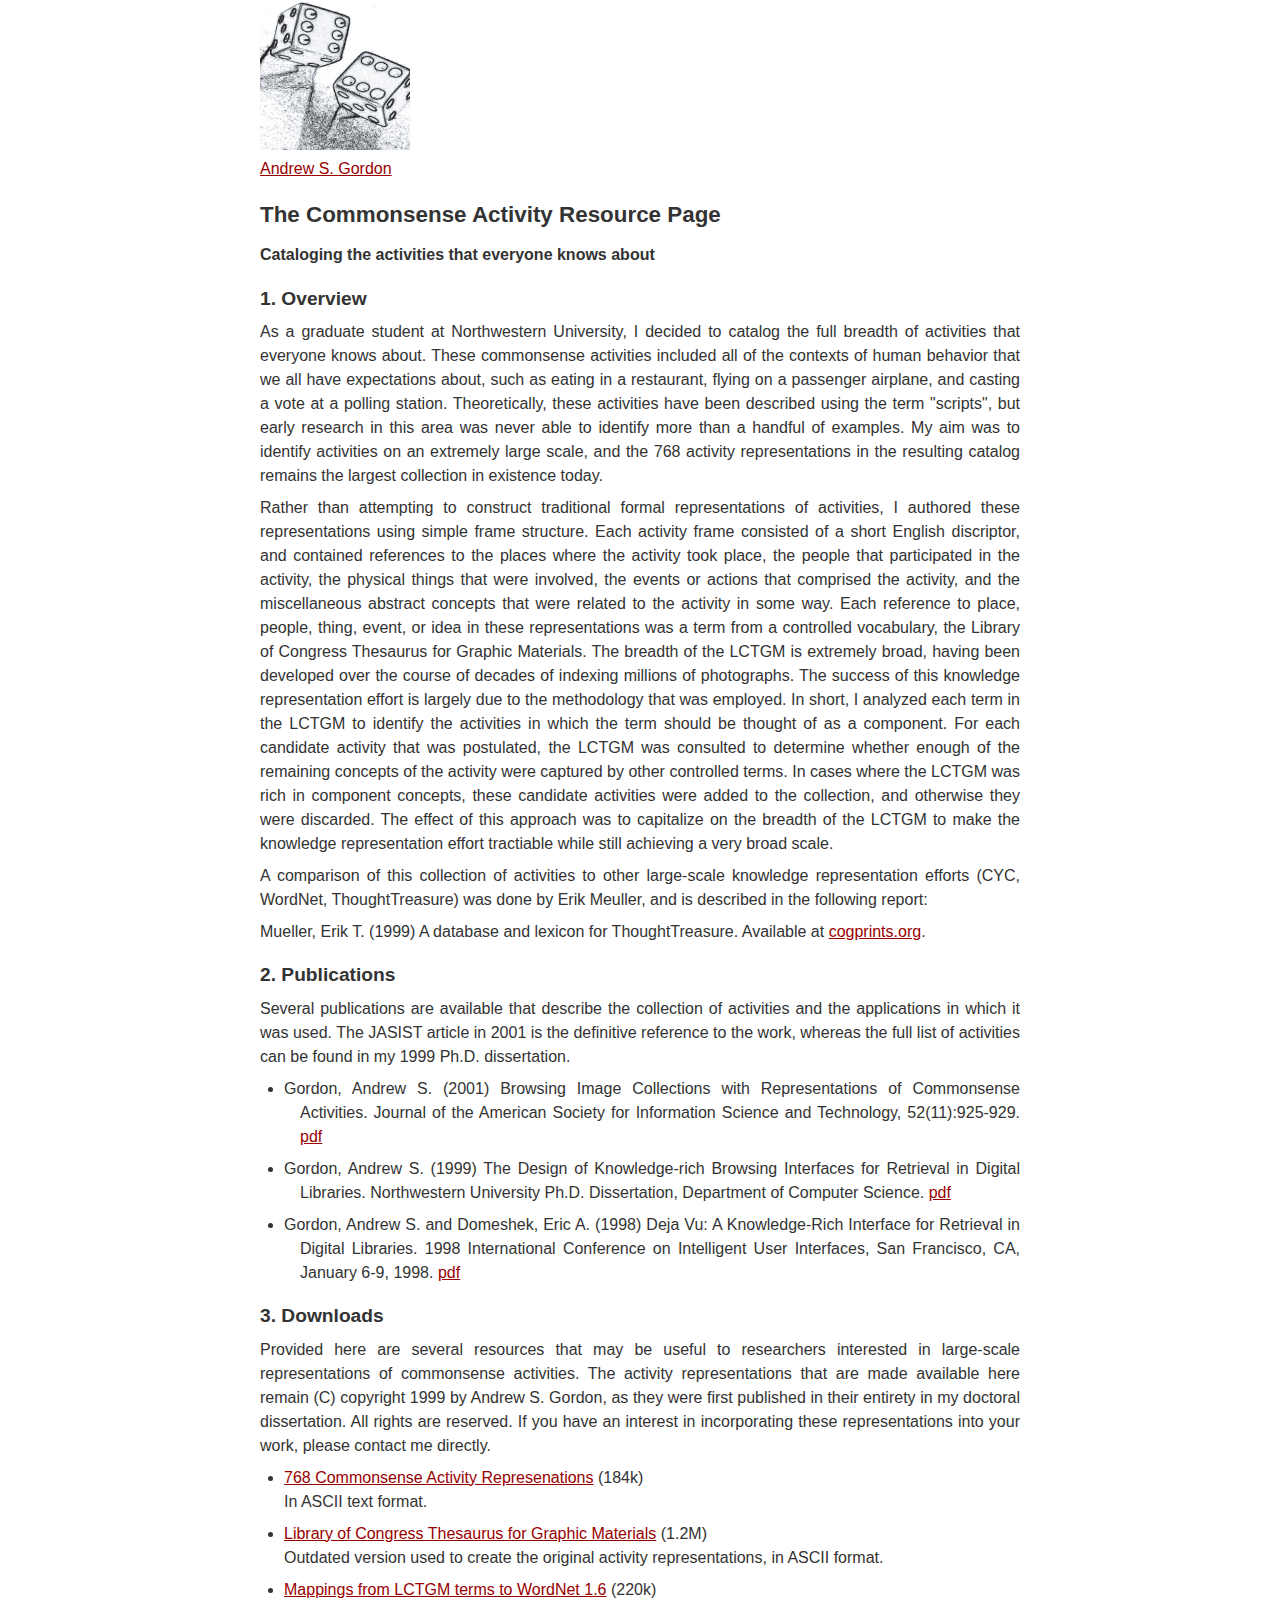
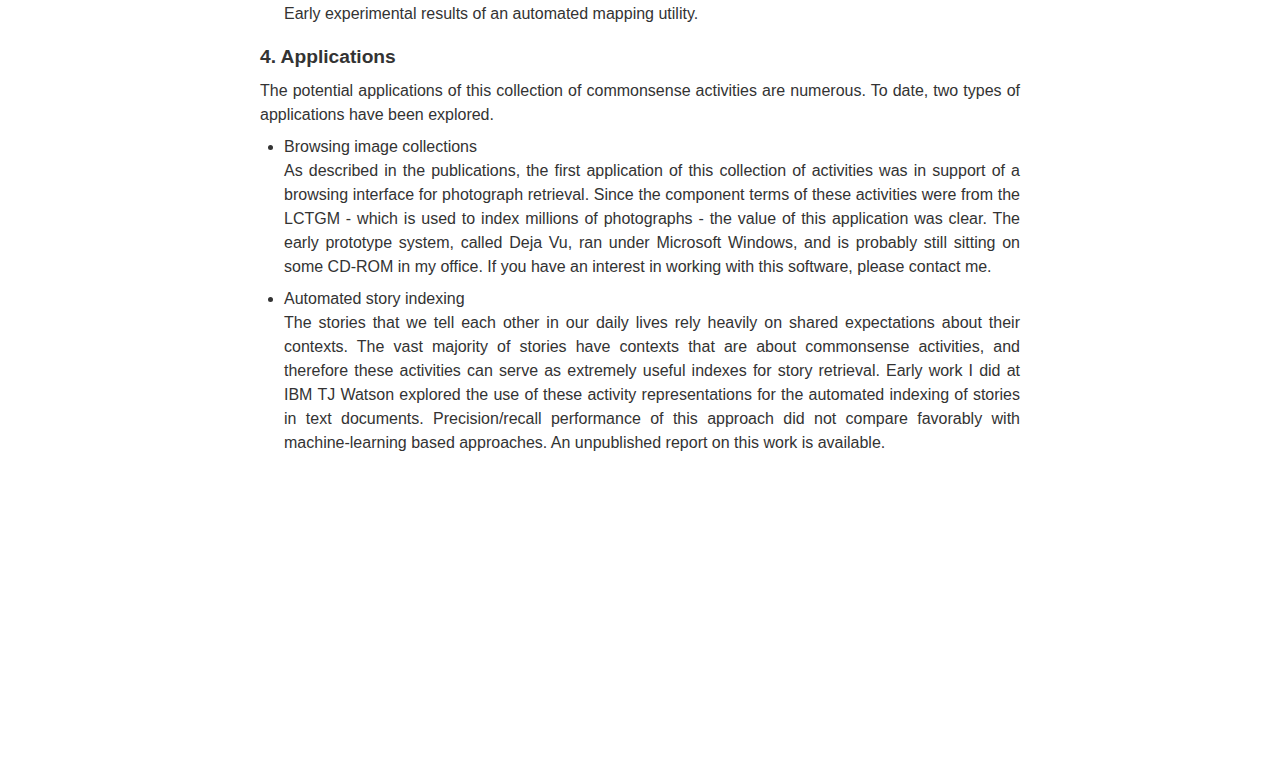
<file: carp.html>
<!DOCTYPE html>

<html>

  <head>
    <meta http-equiv="Content-Type" content="text/html; charset=UTF-8" />
    <title>Commonsense Activity Resource Page</title>
    <link href="style.css" rel="stylesheet" type="text/css" />
  </head>

  <body>
    <div id="content">
      <img src="images/counting.png" />
      <p><a href="index.html">Andrew S. Gordon</a></p>
      <h2>The Commonsense Activity Resource Page</h2>
      <h4>Cataloging the activities that everyone knows about</h4>

      <h3>1. Overview </h3>
      <p>As a graduate student at Northwestern University, I decided to catalog the full breadth of activities that everyone knows about. These commonsense activities included all of the contexts of human behavior that we all have expectations about, such as eating in a restaurant, flying on a passenger airplane, and casting a vote at a polling station. Theoretically, these activities have been described using the term "scripts", but early research in this area was never able to identify more than a handful of examples. My aim was to identify activities on an extremely large scale, and the 768 activity representations in the resulting catalog remains the largest collection in existence today. </p>

      <p> Rather than attempting to construct traditional formal representations of activities, I authored these representations using simple frame structure. Each activity frame consisted of a short English discriptor, and contained references to the places where the activity took place, the people that participated in the activity, the physical things that were involved, the events or actions that comprised the activity, and the miscellaneous abstract concepts that were related to the activity in some way. Each reference to place, people, thing, event, or idea in these representations was a term from a controlled vocabulary, the Library of Congress Thesaurus for Graphic Materials. The breadth of the LCTGM is extremely broad, having been developed over the course of decades of indexing millions of photographs. The success of this knowledge representation effort is largely due to the methodology that was employed. In short, I analyzed each term in the LCTGM to identify the activities in which the term should be thought of as a component. For each candidate activity that was postulated, the LCTGM was consulted to determine whether enough of the remaining concepts of the activity were captured by other controlled terms. In cases where the LCTGM was rich in component concepts, these candidate activities were added to the collection, and otherwise they were discarded. The effect of this approach was to capitalize on the breadth of the LCTGM to make the knowledge representation effort tractiable while still achieving a very broad scale. </p>

      <p> A comparison of this collection of activities to other large-scale knowledge representation efforts (CYC, WordNet, ThoughtTreasure) was done by Erik Meuller, and is described in the following report: </p>
      <p>Mueller, Erik T. (1999) A database and lexicon for ThoughtTreasure. Available at <A HREF="http://cogprints.org/555/">cogprints.org</A>.</p>

      <h3>2. Publications</h3>

      <p>Several publications are available that describe the collection of activities and the applications in which it was used. The JASIST article in 2001 is the definitive reference to the work, whereas the full list of activities can be found in my 1999 Ph.D. dissertation.     </p>

      <ul class="publist">
        <li>Gordon, Andrew S. (2001) Browsing Image Collections with Representations of Commonsense Activities. Journal of the American Society for Information Science and Technology, 52(11):925-929. <a href="publications/JASIST01.PDF">pdf</a> </li>
        <li>Gordon, Andrew S. (1999) The Design of Knowledge-rich Browsing Interfaces for Retrieval in Digital Libraries. Northwestern University Ph.D. Dissertation, Department of Computer Science. <a href="publications/Dissertation.PDF">pdf</a></li>
        <li>Gordon, Andrew S. and Domeshek, Eric A. (1998) Deja Vu: A Knowledge-Rich Interface for Retrieval in Digital Libraries. 1998 International Conference on Intelligent User Interfaces, San Francisco, CA, January 6-9, 1998. <a href="publications/IUI98.PDF">pdf</a></li>
      </ul>

      <h3>3. Downloads</h3>
      <p>Provided here are several resources that may be useful to researchers interested in large-scale representations of commonsense activities. The activity representations that are made available here remain (C) copyright 1999 by Andrew S. Gordon, as they were first published in their entirety in my doctoral dissertation. All rights are reserved. If you have an interest in incorporating these representations into your work, please contact me directly.</p>

      <ul>
        <li><a href="downloads/Activities.txt">768 Commonsense Activity Represenations</A> (184k)<br />
          In ASCII text format. </li>
        <li><a href="downloads/Lctgm.txt">Library of Congress Thesaurus for Graphic Materials</A> (1.2M)<br />
          Outdated version used to create the original activity representations, in ASCII format. </li>
        <li><a href="downloads/Lctgm2wn.txt">Mappings from LCTGM terms to WordNet 1.6</A> (220k)<br />
          Early experimental results of an automated mapping utility. </li>
      </ul>

      <h3>4. Applications</h3>

      <p>The potential applications of this collection of commonsense activities are numerous. To date, two types of applications have been explored.</p>
      <ul>
        <li>Browsing image collections<br />
          As described in the publications, the first application of this collection of activities was in support of a browsing interface for photograph retrieval. Since the component terms of these activities were from the LCTGM - which is used to index millions of photographs - the value of this application was clear. The early prototype system, called Deja Vu, ran under Microsoft Windows, and is probably still sitting on some CD-ROM in my office. If you have an interest in working with this software, please contact me. </li>
        <li>Automated story indexing<br />
          The stories that we tell each other in our daily lives rely heavily on shared expectations about their contexts. The vast majority of stories have contexts that are about commonsense activities, and therefore these activities can serve as extremely useful indexes for story retrieval. Early work I did at IBM TJ Watson explored the use of these activity representations for the automated indexing of stories in text documents. Precision/recall performance of this approach did not compare favorably with machine-learning based approaches. An unpublished report on this work is available. </li>
      </ul>

    </div>
  </body>
</html>
</file>
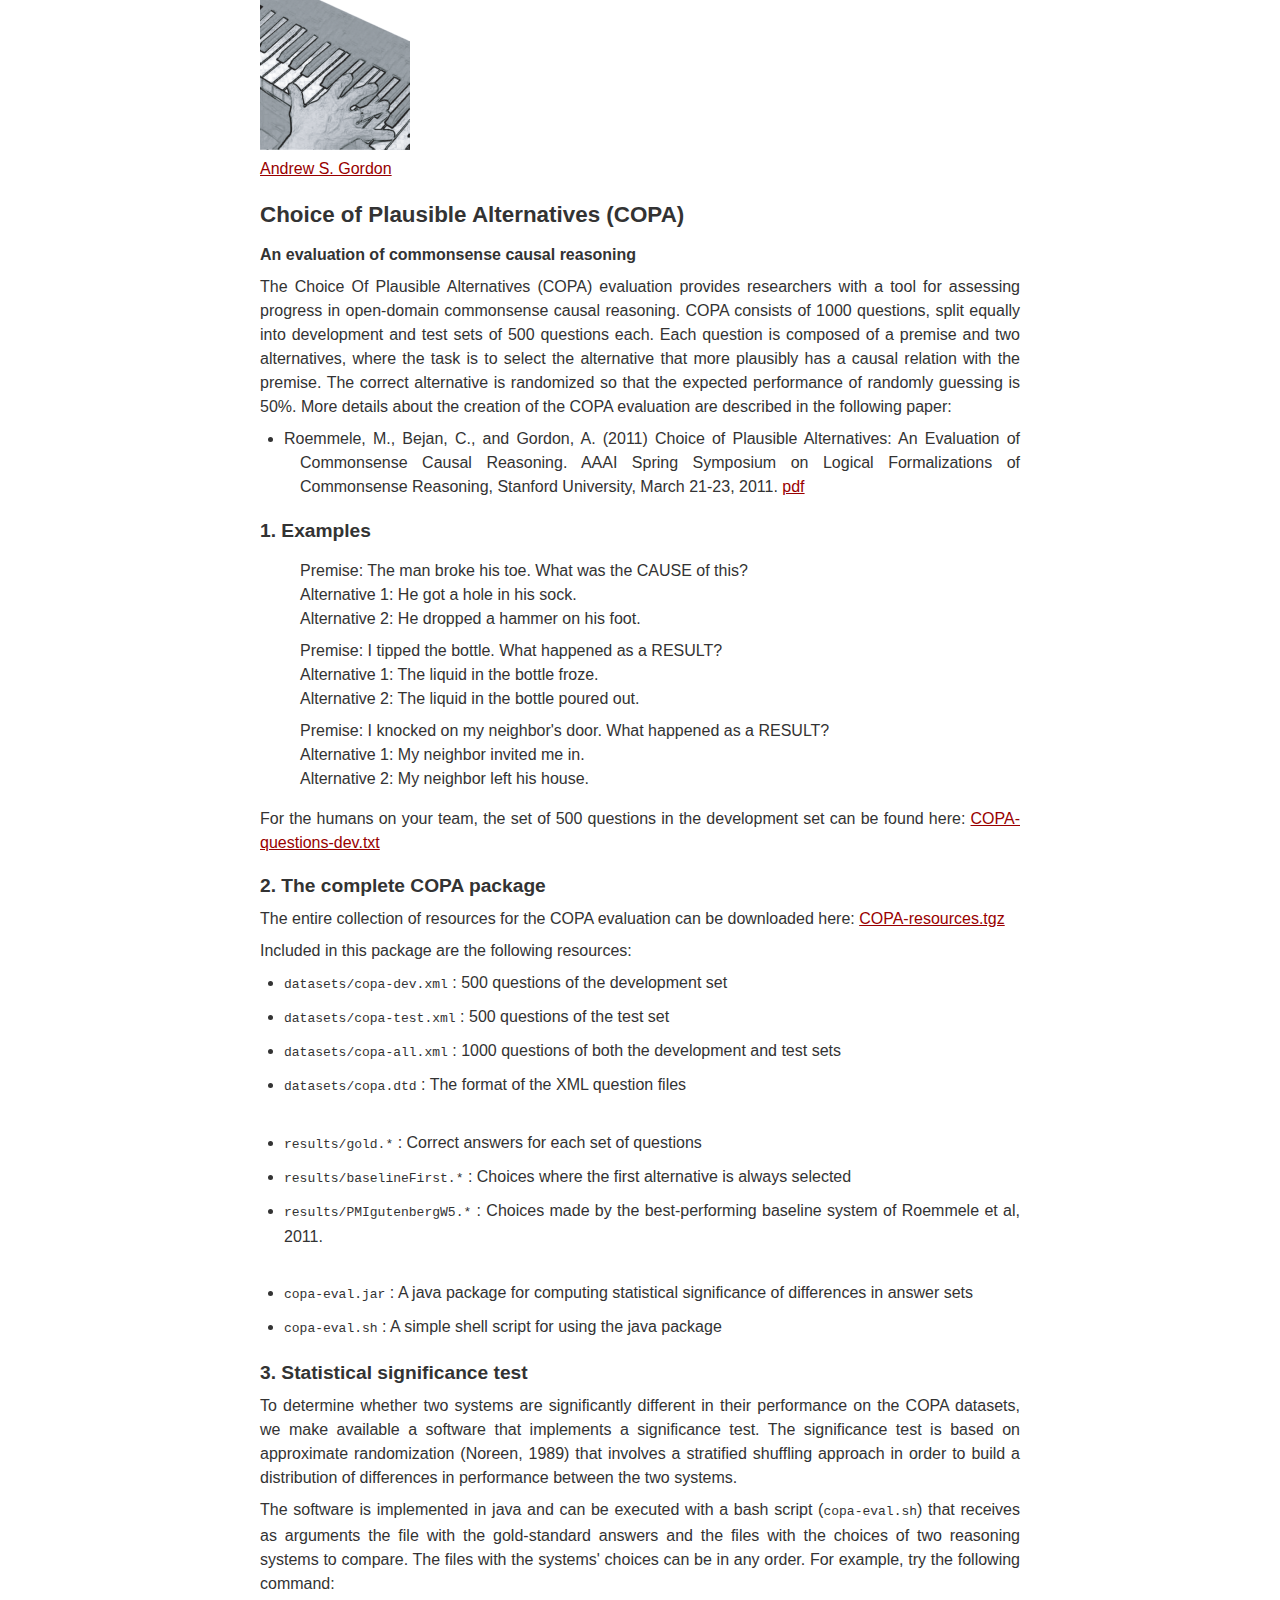
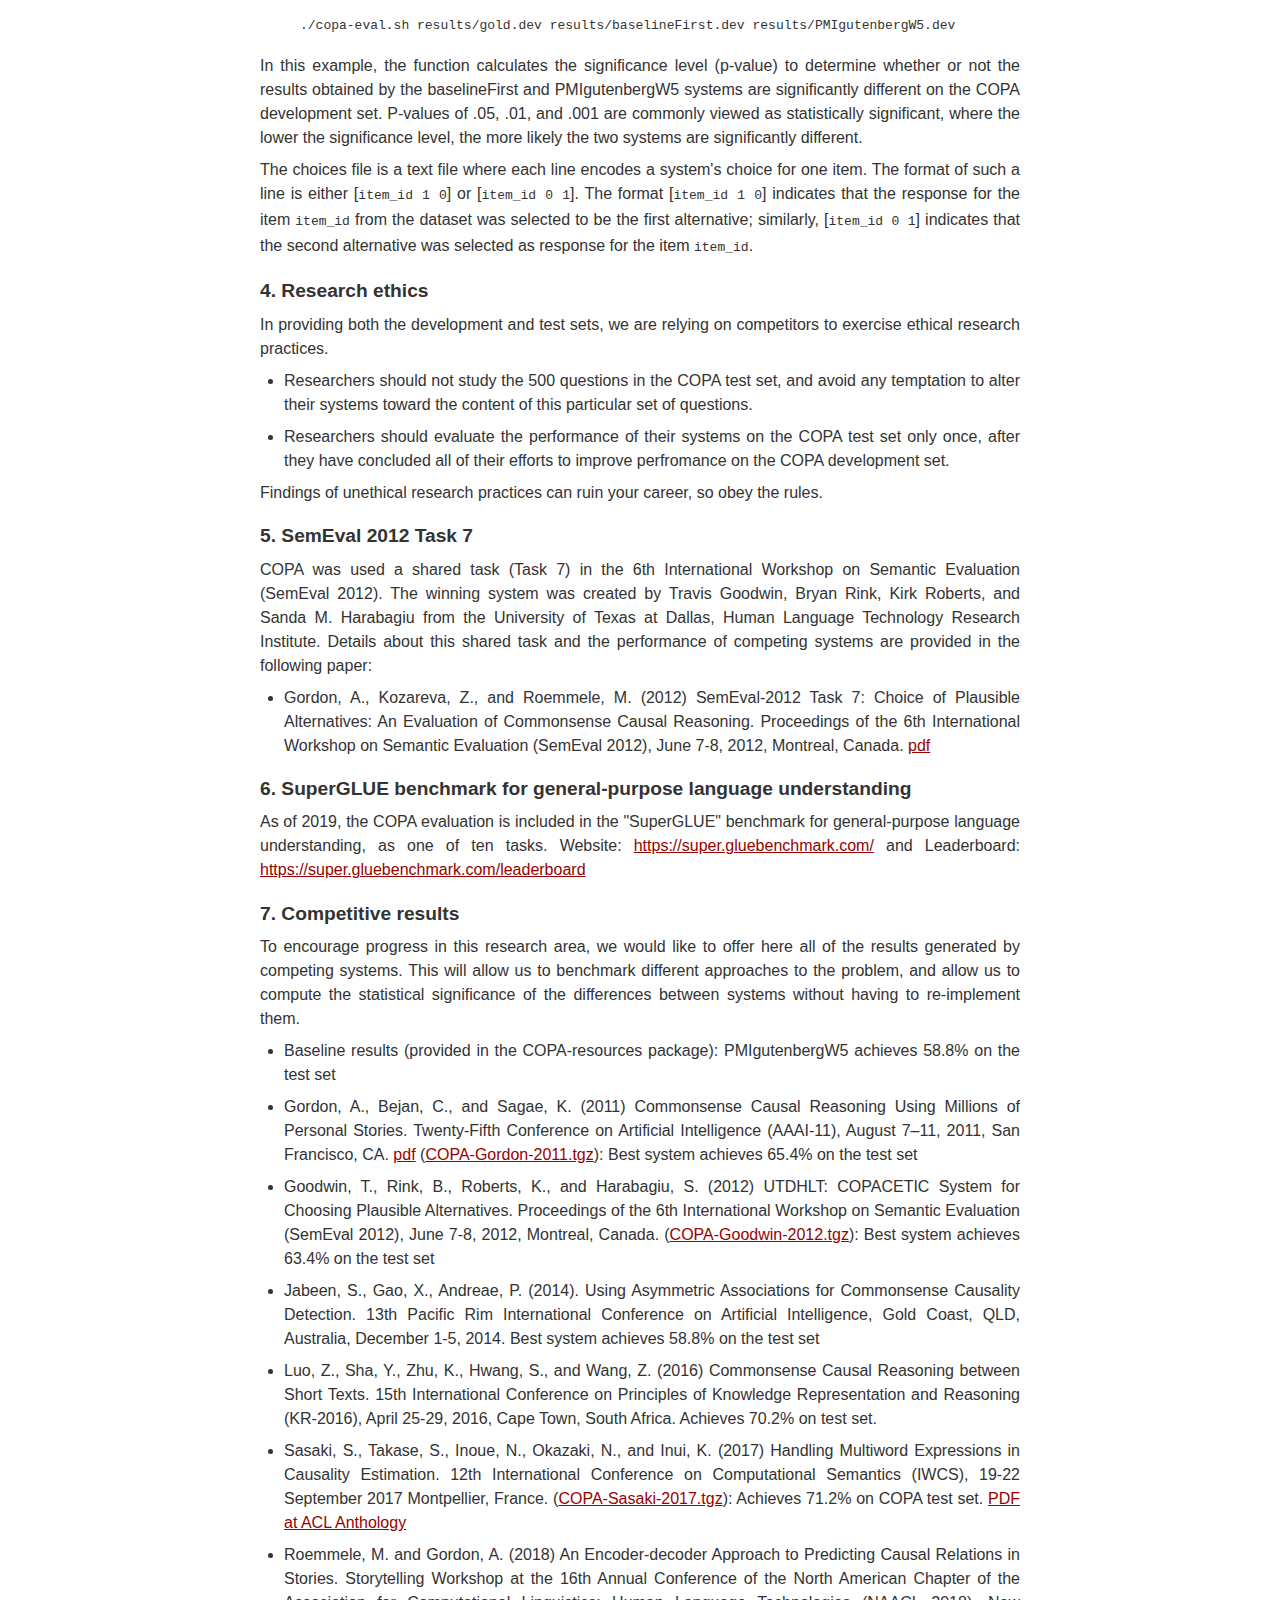
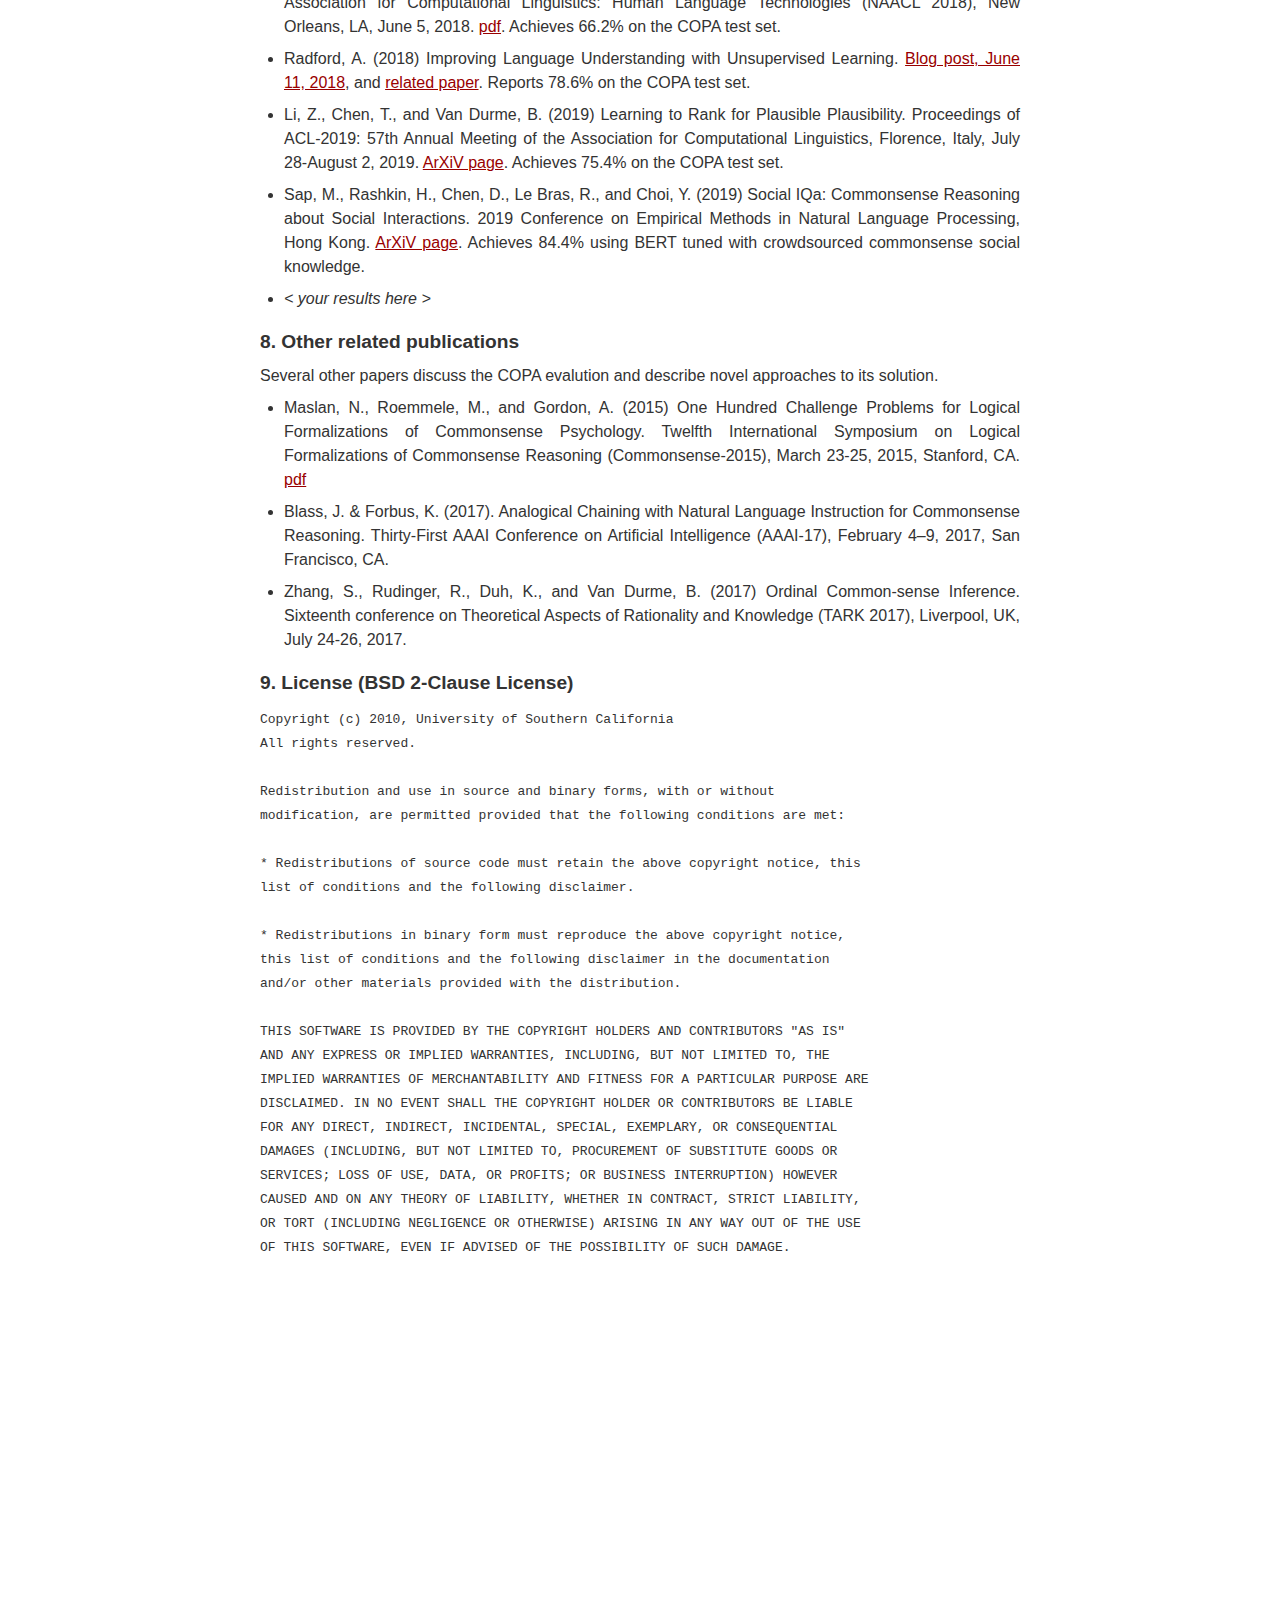
<file: copa.html>
<!DOCTYPE html>

<html>

  <head>
    <meta http-equiv="Content-Type" content="text/html; charset=UTF-8" />
    <title>Choice of Plausible Alternatives</title>
    <link href="style.css" rel="stylesheet" type="text/css" />
  </head>

  <body>
    <div id="content">

      <img src="images/performance.png" />
      <p><a href="index.html">Andrew S. Gordon</a></p>

      <h2>Choice of Plausible Alternatives (COPA)</h2>

      <h4>An evaluation of commonsense causal reasoning</h4>


      <p>The Choice Of Plausible Alternatives (COPA) evaluation provides researchers with a tool for assessing progress in open-domain commonsense causal reasoning. COPA consists of 1000 questions, split equally  into development and test sets of 500 questions  each. Each question is composed of a premise and two alternatives, where the task is to select the alternative that more plausibly has a causal relation with the premise. The correct alternative is randomized so that the expected performance of randomly guessing is 50%. More details about the creation of the COPA evaluation are described in the following paper:</p>
      <ul class="publist">
        <li>Roemmele, M., Bejan, C., and Gordon, A. (2011) Choice of Plausible Alternatives: An Evaluation of Commonsense Causal Reasoning. AAAI Spring Symposium on Logical Formalizations of Commonsense Reasoning, Stanford University, March 21-23, 2011. <a href="publications/AAAI-SPRING11A.PDF">pdf</a></li>
      </ul>

      <h3>1. Examples  </h3>

      <blockquote>
        <p>Premise: The man broke his toe. What was the CAUSE of this?<br />
          Alternative 1: He got a hole in his sock. <br />
          Alternative 2: He dropped a hammer on his foot.    </p>
        <p>Premise: I tipped the bottle. What happened as a RESULT?<br />
          Alternative 1: The liquid in the bottle froze.<br />
          Alternative 2: The liquid in the bottle poured out.</p>
        <p>Premise: I knocked on my neighbor's door. What happened as a RESULT?<br />
          Alternative 1: My neighbor invited me in.<br />
          Alternative 2: My neighbor left his house.</p>
      </blockquote>

      <p>For the humans on your team, the  set of 500 questions in the development set can be found here: <a href="downloads/COPA-questions-dev.txt">COPA-questions-dev.txt</a></p>

      <h3>2. The complete COPA package</h3>

      <p>The entire collection of resources for the COPA evaluation can be downloaded here: <a href="downloads/COPA-resources.tgz">COPA-resources.tgz</a></p>

      <p>Included in this package are the following resources:</p>

      <ul>
        <li><tt>datasets/copa-dev.xml</tt> : 500 questions of the development set</li>
        <li><tt>datasets/copa-test.xml</tt> : 500 questions of the test set</li>
        <li><tt>datasets/copa-all.xml</tt> : 1000 questions of both the development and test sets</li>
        <li><tt>datasets/copa.dtd</tt> : The format of the XML question files</li>
        <br />
        <li><tt>results/gold.*</tt> : Correct answers for each set of questions</li>
        <li><tt>results/baselineFirst.*</tt> : Choices where the first alternative is always selected</li>
        <li><tt>results/PMIgutenbergW5.*</tt> : Choices made by the best-performing baseline system of Roemmele et al, 2011. </li>
        <br />
        <li><tt>copa-eval.jar</tt> : A java package for computing statistical significance of differences in answer sets</li>
        <li><tt>copa-eval.sh</tt> : A simple shell script for using the java package</li>
      </ul>

      <h3>3. Statistical significance test</h3>

      <p>To determine whether two systems are significantly different in their performance on the COPA datasets, we make available a software that implements a significance test. The significance test is based on approximate randomization (Noreen, 1989) that involves a stratified shuffling approach in order to build a distribution of differences in performance between the two systems. </p>

      <p>The software is implemented in java and can be executed with a bash script (<tt>copa-eval.sh</tt>) that receives as arguments the file with the gold-standard answers and the files with the choices of two reasoning systems to compare. The files with the systems' choices can be in any order. For example, try the following command:</p>

      <blockquote>
        <tt>./copa-eval.sh results/gold.dev results/baselineFirst.dev results/PMIgutenbergW5.dev</tt>
      </blockquote>

      <p>In this example, the function calculates the significance level (p-value) to determine whether or not the results obtained by the baselineFirst and PMIgutenbergW5 systems are significantly different on the COPA development set. P-values of .05, .01, and .001 are commonly viewed as statistically significant, where the lower the significance level, the more likely the two systems are significantly different.</p>

      <p>The choices file is a text file where each line encodes a system's choice for one item. The format of such a line is either [<tt>item_id 1 0</tt>] or [<tt>item_id 0 1</tt>]. The format [<tt>item_id 1 0</tt>] indicates that the response for the item <tt>item_id</tt> from the dataset was selected to be the first alternative; similarly, [<tt>item_id 0 1</tt>] indicates that the second alternative was selected as response for the item <tt>item_id</tt>. </p>

      <h3>4. Research ethics </h3>

      <p>In providing both the development and test sets, we are relying on competitors to exercise ethical research practices.</p>

      <ul>
        <li>Researchers should not study the 500 questions in the COPA test set, and avoid any temptation to alter their systems toward the content of this particular set of questions. </li>
        <li>Researchers should evaluate the performance of their systems on the COPA test set only once, after they have concluded all of their efforts to improve perfromance on the COPA development set. </li>
      </ul>

      <p>Findings of unethical research practices can ruin your career, so obey the rules.</p>

      <h3>5. SemEval 2012 Task 7</h3>

      <p>COPA was used a shared task (Task 7) in the 6th International Workshop on Semantic Evaluation (SemEval 2012). The winning system was created by Travis Goodwin, Bryan Rink, Kirk Roberts, and Sanda M. Harabagiu from the University of Texas at Dallas, Human Language Technology Research Institute. Details about this shared task and the performance of competing systems are provided in the following paper:</p>

      <ul><li>Gordon, A., Kozareva, Z., and Roemmele, M. (2012) SemEval-2012 Task 7: Choice of Plausible Alternatives: An Evaluation of Commonsense Causal Reasoning. Proceedings of the 6th International Workshop on Semantic Evaluation (SemEval 2012), June 7-8, 2012, Montreal, Canada. <a href="publications/SEMEVAL12.PDF">pdf</a></li></ul>

      <h3>6. SuperGLUE benchmark for general-purpose language understanding</h3>

      <p>As of 2019, the COPA evaluation is included in the "SuperGLUE" benchmark for general-purpose language understanding, as one of ten tasks. Website: <a href="https://super.gluebenchmark.com/">https://super.gluebenchmark.com/</a> and Leaderboard: <a href="https://super.gluebenchmark.com/leaderboard">https://super.gluebenchmark.com/leaderboard</a></p>

      <h3>7. Competitive results</h3>

      <p>To encourage progress in this research area, we would like to offer here all of the results generated by competing systems. This will allow us to benchmark different approaches to the problem, and allow us to compute the statistical significance of the differences between systems without having to re-implement them.</p>

      <ul>
        <li>Baseline results (provided in the COPA-resources package): PMIgutenbergW5 achieves 58.8% on the test set</li>
        <li>Gordon, A., Bejan, C., and Sagae, K. (2011) Commonsense Causal Reasoning Using Millions of Personal Stories. Twenty-Fifth Conference on Artificial Intelligence (AAAI-11), August 7–11, 2011, San Francisco, CA. <a href="publications/AAAI11.PDF">pdf</a> (<a href="downloads/COPA-Gordon-2011.tgz">COPA-Gordon-2011.tgz</a>): Best system achieves 65.4% on the test set</li>
        <li>Goodwin, T., Rink, B., Roberts, K., and Harabagiu, S. (2012) UTDHLT: COPACETIC System for Choosing Plausible Alternatives. Proceedings of the 6th International Workshop on Semantic Evaluation (SemEval 2012), June 7-8, 2012, Montreal, Canada. (<a href="downloads/COPA-Goodwin-2012.tgz">COPA-Goodwin-2012.tgz</a>): Best system achieves 63.4% on the test set</li>
	<li>Jabeen, S., Gao, X., Andreae, P. (2014). Using Asymmetric Associations for Commonsense Causality Detection. 13th Pacific Rim International Conference on Artificial Intelligence, Gold Coast, QLD, Australia, December 1-5, 2014. Best system achieves 58.8% on the test set</li>
	<li>Luo, Z., Sha, Y., Zhu, K., Hwang, S., and Wang, Z. (2016) Commonsense Causal Reasoning between Short Texts. 15th International Conference on Principles of Knowledge Representation and Reasoning (KR-2016), April 25-29, 2016, Cape Town, South Africa. Achieves 70.2% on test set.</li>
	<li>Sasaki, S., Takase, S., Inoue, N., Okazaki, N., and Inui, K. (2017) Handling Multiword Expressions in Causality Estimation. 12th International Conference on Computational Semantics (IWCS), 19-22 September 2017 Montpellier, France. (<a href="downloads/COPA-Sasaki-2017.tgz">COPA-Sasaki-2017.tgz</a>): Achieves 71.2% on COPA test set. <a href="http://aclweb.org/anthology/W/W17/W17-6937.pdf">PDF at ACL Anthology</a></li>
	<li>Roemmele, M. and Gordon, A. (2018) An Encoder-decoder Approach to Predicting Causal Relations in Stories. Storytelling Workshop at the 16th Annual Conference of the North American Chapter of the Association for Computational Linguistics: Human Language Technologies (NAACL 2018), New Orleans, LA, June 5, 2018.	  <a href="publications/NAACL-WS18A.PDF">pdf</a>. Achieves 66.2% on the COPA test set.</li>
	<li>Radford, A. (2018) Improving Language Understanding with Unsupervised Learning. <a href="https://openai.com/blog/language-unsupervised/">Blog post, June 11, 2018</a>, and <a href="https://s3-us-west-2.amazonaws.com/openai-assets/research-covers/language-unsupervised/language_understanding_paper.pdf">related paper</a>. Reports 78.6% on the COPA test set.</li>
	<li>Li, Z., Chen, T., and Van Durme, B. (2019) Learning to Rank for Plausible Plausibility. Proceedings of ACL-2019: 57th Annual Meeting of the Association for Computational Linguistics, Florence, Italy, July 28-August 2, 2019. <a href="https://arxiv.org/abs/1906.02079v1">ArXiV page</a>. Achieves 75.4% on the COPA test set.</li>
	<li>Sap, M., Rashkin, H., Chen, D., Le Bras, R., and Choi, Y. (2019) Social IQa: Commonsense Reasoning about Social Interactions. 2019 Conference on Empirical Methods in Natural Language Processing, Hong Kong. <a href="https://arxiv.org/abs/1904.09728">ArXiV page</a>. Achieves 84.4% using BERT tuned with crowdsourced commonsense social knowledge.</li>
        <li><em>&lt; your results here &gt;</em></li>
      </ul>

      <h3>8. Other related publications</h3>

      <p>Several other papers discuss the COPA evalution and describe novel approaches to its solution.</p>

      <ul>
	<li>Maslan, N., Roemmele, M., and Gordon, A. (2015) One Hundred Challenge Problems for Logical Formalizations of Commonsense Psychology. Twelfth International Symposium on Logical Formalizations of Commonsense Reasoning (Commonsense-2015), March 23-25, 2015, Stanford, CA. <a href="publications/AAAI-SPRING15.PDF">pdf</a></li>
	<li>Blass, J. & Forbus, K. (2017). Analogical Chaining with Natural Language Instruction for Commonsense Reasoning. Thirty-First AAAI Conference on Artificial Intelligence (AAAI-17), February 4–9, 2017, San Francisco, CA.</li>
	<li>Zhang, S., Rudinger, R., Duh, K., and Van Durme, B. (2017) Ordinal Common-sense Inference. Sixteenth conference on Theoretical Aspects of Rationality and Knowledge (TARK 2017), Liverpool, UK, July 24-26, 2017.</li>
      </ul>

      <h3>9. License (BSD 2-Clause License)</h3>

      <pre>Copyright (c) 2010, University of Southern California
All rights reserved.

Redistribution and use in source and binary forms, with or without
modification, are permitted provided that the following conditions are met:

* Redistributions of source code must retain the above copyright notice, this
list of conditions and the following disclaimer.

* Redistributions in binary form must reproduce the above copyright notice,
this list of conditions and the following disclaimer in the documentation
and/or other materials provided with the distribution.

THIS SOFTWARE IS PROVIDED BY THE COPYRIGHT HOLDERS AND CONTRIBUTORS "AS IS"
AND ANY EXPRESS OR IMPLIED WARRANTIES, INCLUDING, BUT NOT LIMITED TO, THE
IMPLIED WARRANTIES OF MERCHANTABILITY AND FITNESS FOR A PARTICULAR PURPOSE ARE
DISCLAIMED. IN NO EVENT SHALL THE COPYRIGHT HOLDER OR CONTRIBUTORS BE LIABLE
FOR ANY DIRECT, INDIRECT, INCIDENTAL, SPECIAL, EXEMPLARY, OR CONSEQUENTIAL
DAMAGES (INCLUDING, BUT NOT LIMITED TO, PROCUREMENT OF SUBSTITUTE GOODS OR
SERVICES; LOSS OF USE, DATA, OR PROFITS; OR BUSINESS INTERRUPTION) HOWEVER
CAUSED AND ON ANY THEORY OF LIABILITY, WHETHER IN CONTRACT, STRICT LIABILITY,
OR TORT (INCLUDING NEGLIGENCE OR OTHERWISE) ARISING IN ANY WAY OUT OF THE USE
OF THIS SOFTWARE, EVEN IF ADVISED OF THE POSSIBILITY OF SUCH DAMAGE.

</pre>


				     
    </div>
  </body>
</html>
</file>
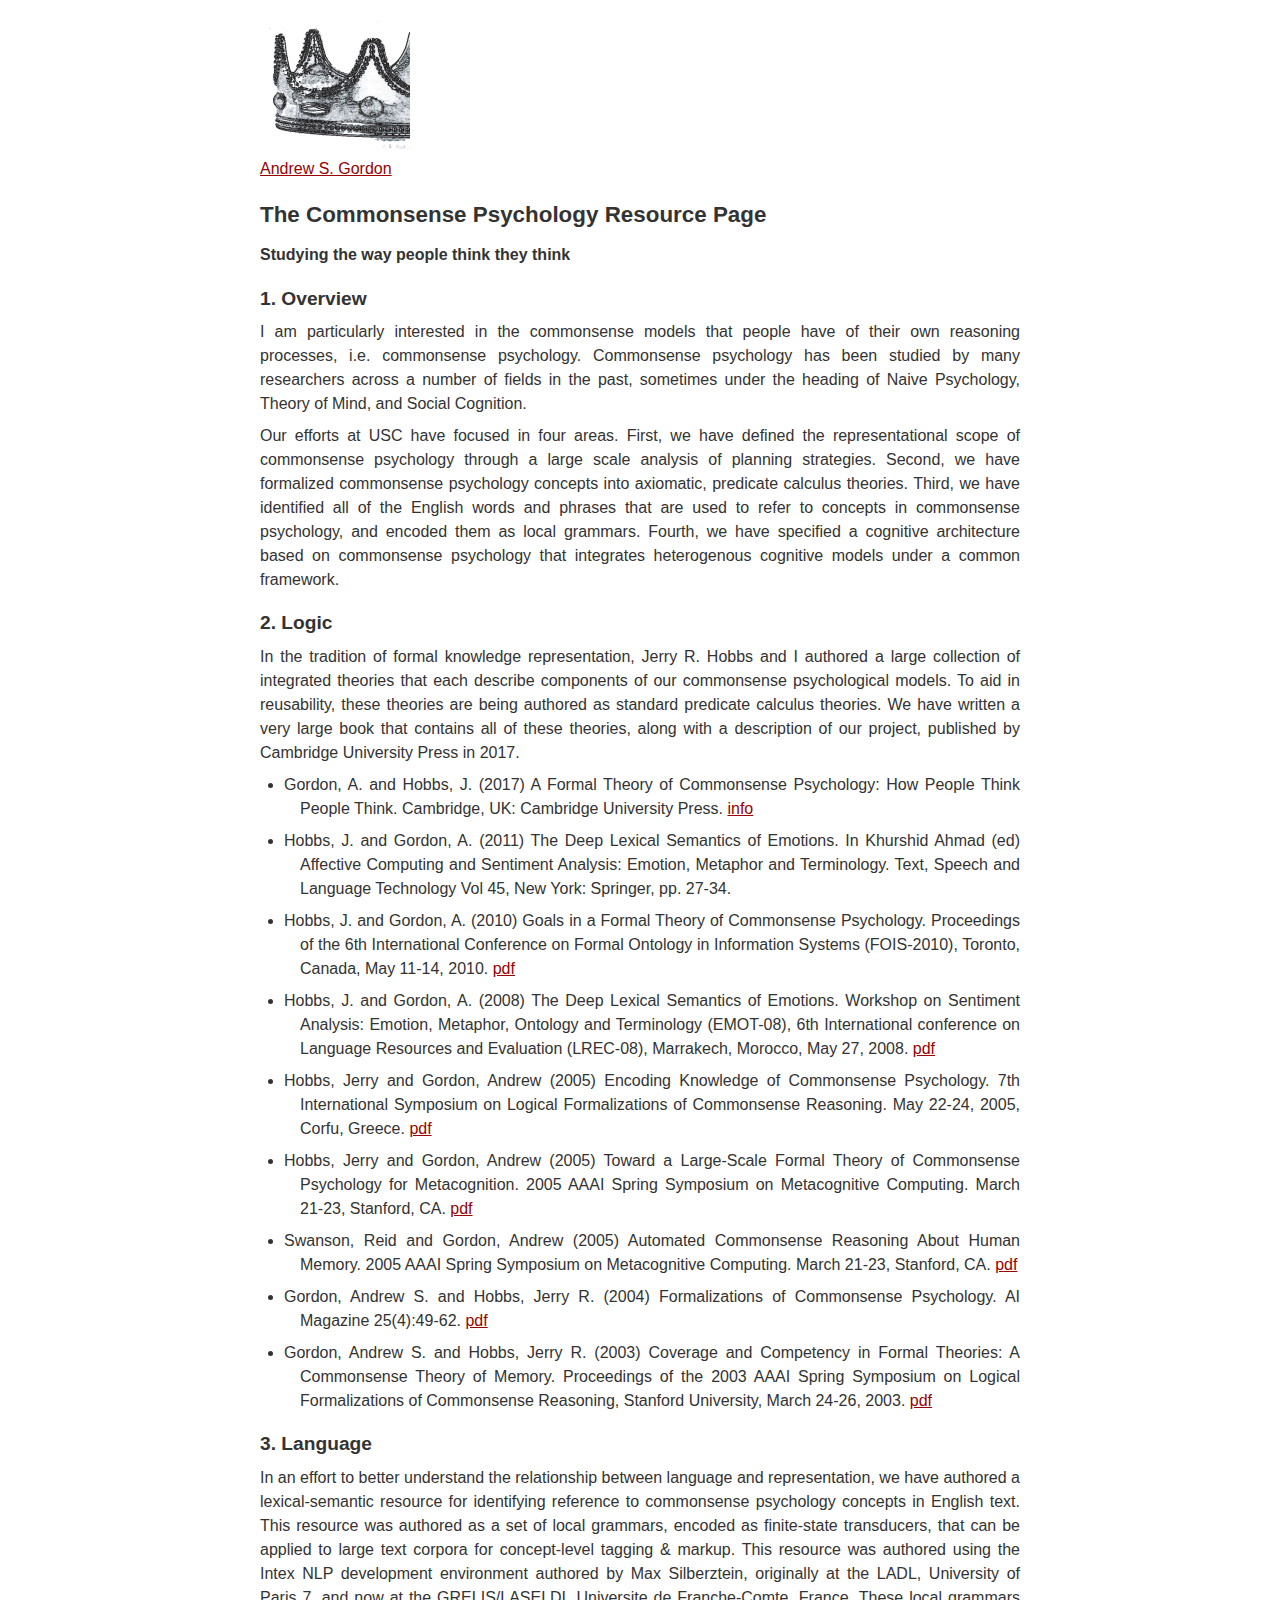
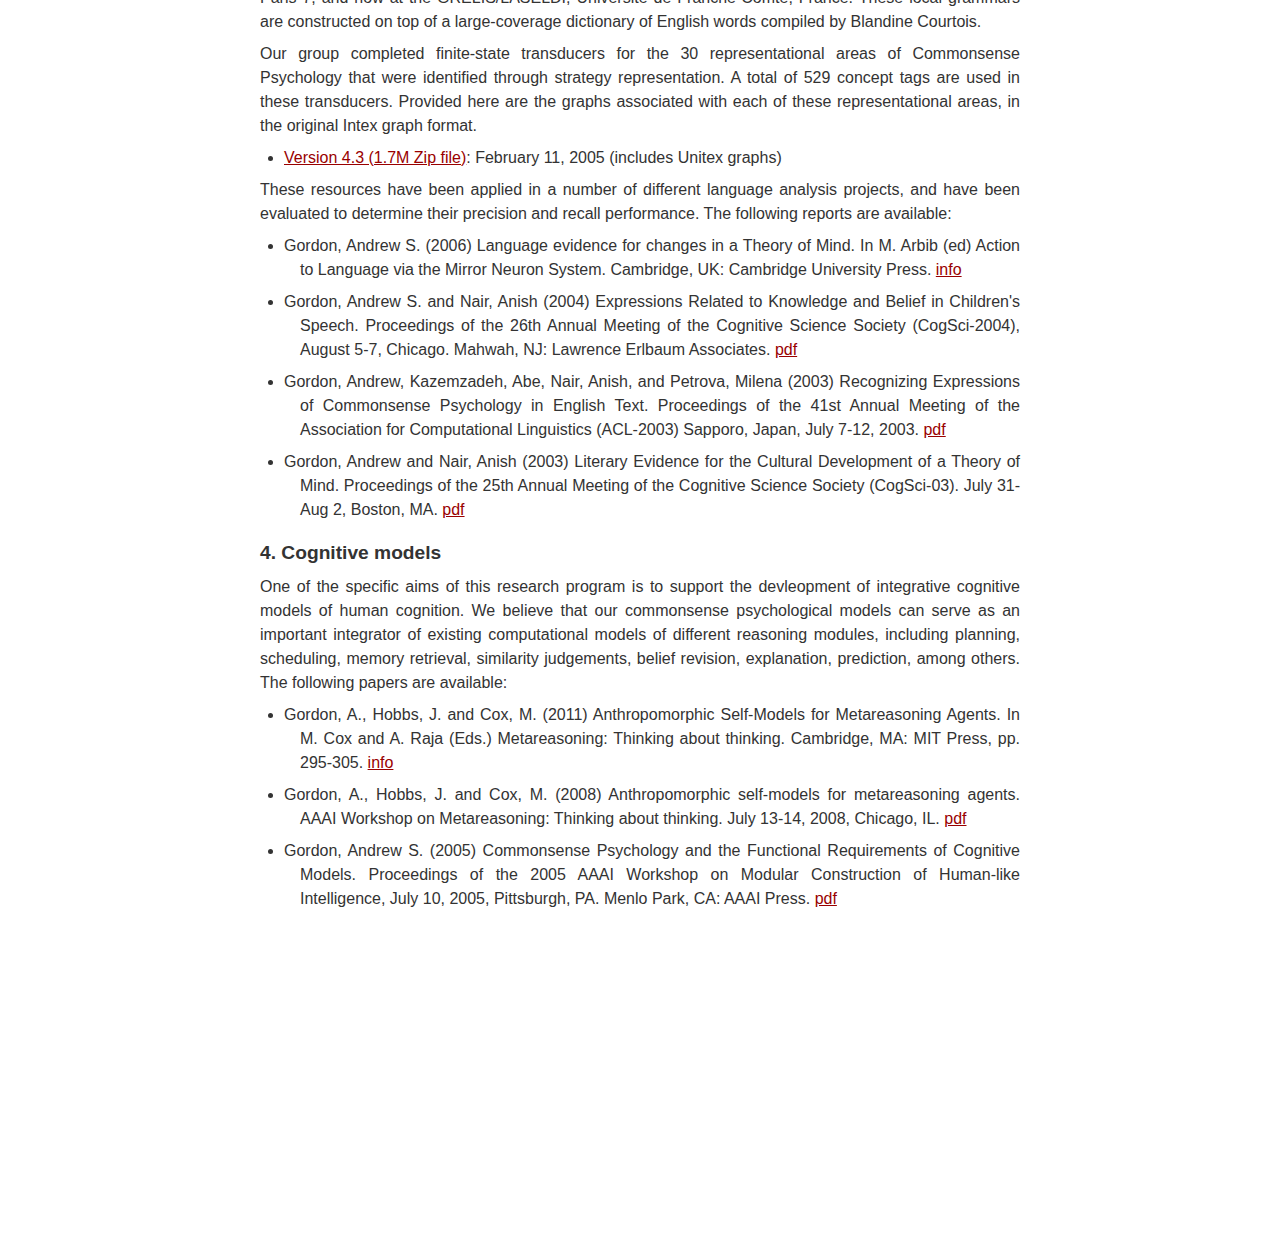
<file: cprp.html>
<!DOCTYPE html>

<html>

  <head>
    <meta http-equiv="Content-Type" content="text/html; charset=UTF-8" />
    <title>Commonsense Psychology Resource Page</title>
    <link href="style.css" rel="stylesheet" type="text/css" />
  </head>

  <body>
    <div id="content">
      <img src="images/machiavelli.png" />
      <p><a href="index.html">Andrew S. Gordon</a></p>
      <h2>The Commonsense Psychology Resource Page</h2>
      <h4>Studying the way people think they think</h4>


      <h3>1. Overview </h3>
      <p>I am particularly interested in the commonsense models that people have of their own reasoning processes, i.e. commonsense psychology. Commonsense psychology has been studied by many researchers across a number of fields in the past, sometimes under the heading of Naive Psychology, Theory of Mind, and Social Cognition. </p>

      <p> Our efforts at USC have focused in four areas. First, we have defined the representational scope of commonsense psychology through a large scale analysis of planning strategies. Second, we have formalized commonsense psychology concepts into axiomatic,  predicate calculus theories. Third, we have identified all of the English words and phrases that are used to refer to concepts in commonsense psychology, and encoded them as local grammars. Fourth, we have specified a cognitive architecture based on commonsense psychology that integrates heterogenous cognitive models under a common framework. </p>

      <h3>2. Logic</h3>
      <p>In the tradition of formal knowledge representation, Jerry R. Hobbs and I authored a large collection of integrated theories that each describe components of our commonsense psychological models. To aid in reusability, these theories are being authored as standard predicate calculus theories. We have written a very large book that contains all of these theories, along with a description of our project, published by Cambridge University Press in 2017.</p>

      <ul class="publist">

	<li>Gordon, A. and Hobbs, J. (2017) A Formal Theory of Commonsense Psychology: How People Think People Think. Cambridge, UK: Cambridge University Press. <a href="http://www.cambridge.org/us/academic/subjects/computer-science/artificial-intelligence-and-natural-language-processing/formal-theory-commonsense-psychology-how-people-think-people-think">info</a></li>
        <li>Hobbs, J. and Gordon, A. (2011) The Deep Lexical Semantics of Emotions. In Khurshid Ahmad (ed) Affective Computing and Sentiment Analysis: Emotion, Metaphor and Terminology. Text, Speech and Language Technology Vol 45, New York: Springer, pp. 27-34.</li>
        <li>Hobbs, J. and Gordon, A. (2010) Goals in a Formal Theory of Commonsense Psychology. Proceedings of the 6th International Conference on Formal Ontology in Information Systems (FOIS-2010), Toronto, Canada, May 11-14, 2010. <a href="publications/FOIS10.PDF">pdf</a></li>

        <li>Hobbs, J. and Gordon, A. (2008) The Deep Lexical Semantics of Emotions. Workshop on Sentiment Analysis: Emotion, Metaphor, Ontology and Terminology (EMOT-08), 6th International conference on Language Resources and Evaluation (LREC-08), Marrakech, Morocco, May 27, 2008. <a href="publications/EMOT08.PDF">pdf</a></li>
        <li>Hobbs, Jerry and Gordon, Andrew (2005) Encoding Knowledge of Commonsense Psychology. 7th International Symposium on Logical Formalizations of Commonsense Reasoning. May 22-24, 2005, Corfu, Greece. <a href="publications/COMMON05.PDF">pdf</a> </li>

        <li>Hobbs, Jerry and Gordon, Andrew (2005) Toward a Large-Scale Formal Theory of Commonsense Psychology for Metacognition. 2005 AAAI Spring Symposium on Metacognitive Computing. March 21-23, Stanford, CA. <a href="publications/AAAI-SPRING05A.PDF">pdf</a> </li>

        <li>Swanson, Reid and Gordon, Andrew (2005) Automated Commonsense Reasoning About Human Memory. 2005 AAAI Spring Symposium on Metacognitive Computing. March 21-23, Stanford, CA. <a href="publications/AAAI-SPRING05B.PDF">pdf</a> </li>

        <li>Gordon, Andrew S. and Hobbs, Jerry R. (2004) Formalizations of Commonsense Psychology. AI Magazine 25(4):49-62. <a href="publications/AIMAG04.PDF">pdf</a>        </li>
        <li>Gordon, Andrew S. and Hobbs, Jerry R. (2003) Coverage and Competency in Formal Theories: A Commonsense Theory of Memory. Proceedings of the 2003 AAAI Spring Symposium on Logical Formalizations of Commonsense Reasoning, Stanford University, March 24-26, 2003. <a href="publications/AAAI-SPRING03.PDF">pdf</a> </li>
      </ul>

      <h3>3. Language </h3>

      <p>In an effort to better understand the relationship between language and representation, we have authored a lexical-semantic resource for identifying reference to commonsense psychology concepts in English text. This resource was authored as a set of local grammars, encoded as finite-state transducers, that can be applied to large text corpora for concept-level tagging & markup. This resource was authored using the Intex NLP development environment authored by Max Silberztein, originally at the LADL, University of Paris 7, and now at the GRELIS/LASELDI, Universite de Franche-Comte, France. These local grammars are constructed on top of a large-coverage dictionary of English words compiled by Blandine Courtois. </p>

      <p> Our group completed finite-state transducers for the 30 representational areas of Commonsense Psychology that were identified through strategy representation. A total of 529 concept tags are used in these transducers. Provided here are the graphs associated with each of these representational areas, in the original Intex graph format. </p>

      <ul class="publist">
        <li><a href="downloads/Graphs_v4_3.zip">Version 4.3 (1.7M Zip file)</a>: February 11, 2005  (includes Unitex graphs)</li>
      </ul>

      <p>These resources have been applied in a number of different language analysis projects, and have been evaluated to determine their precision and recall performance. The following reports are available: </p>

      <ul class="publist">
        <li>Gordon, Andrew S. (2006) Language evidence for changes in a Theory of Mind. In M. Arbib (ed) Action to Language via the Mirror Neuron System. Cambridge, UK: Cambridge University Press. <a href="http://www.cambridge.org/catalogue/catalogue.asp?isbn=0521847559">info</a></li>
        <li>Gordon, Andrew S. and Nair, Anish (2004) Expressions Related to Knowledge and Belief in Children's Speech. Proceedings of the 26th Annual Meeting of the Cognitive Science Society (CogSci-2004), August 5-7, Chicago. Mahwah, NJ: Lawrence Erlbaum Associates. <a href="publications/COGSCI04.PDF">pdf</a></li>
        <li>Gordon, Andrew, Kazemzadeh, Abe, Nair, Anish, and Petrova, Milena (2003) Recognizing Expressions of Commonsense Psychology in English Text. Proceedings of the 41st Annual Meeting of the Association for Computational Linguistics (ACL-2003) Sapporo, Japan, July 7-12, 2003. <a href="publications/ACL03.PDF">pdf</a> </li>
        <li>Gordon, Andrew and Nair, Anish (2003) Literary Evidence for the Cultural Development of a Theory of Mind. Proceedings of the 25th Annual Meeting of the Cognitive Science Society (CogSci-03). July 31-Aug 2, Boston, MA. <a href="publications/COGSCI03.PDF">pdf</a></li>
      </ul>

      <h3>4. Cognitive models </h3>

      <p>  One of the specific aims of this research program is to support the devleopment of integrative cognitive models of human cognition. We believe that our commonsense psychological models can serve as an important integrator of existing computational models of different reasoning modules, including planning, scheduling, memory retrieval, similarity judgements, belief revision, explanation, prediction, among others. The following papers are available:</p>

      <ul class="publist">
        <li>Gordon, A., Hobbs, J. and Cox, M. (2011) Anthropomorphic Self-Models for Metareasoning Agents. In M. Cox and A. Raja (Eds.) Metareasoning: Thinking about thinking. Cambridge, MA: MIT Press, pp. 295-305. <a href="http://mitpress.mit.edu/9780262014809">info</a></li>
        <li>Gordon, A., Hobbs, J. and Cox, M. (2008) Anthropomorphic self-models for metareasoning agents. AAAI Workshop on Metareasoning: Thinking about thinking. July 13-14, 2008, Chicago, IL. <a href="publications/AAAI-WS08.PDF">pdf</a></li>
        <li>Gordon, Andrew S. (2005) Commonsense Psychology and the Functional Requirements of Cognitive Models. Proceedings of the 2005 AAAI Workshop on Modular Construction of Human-like Intelligence, July 10, 2005, Pittsburgh, PA. Menlo Park, CA: AAAI Press. <a href="publications/AAAI-WS05.PDF">pdf</a> </li>
      </ul>

    </div>
  </body>
</html>
</file>
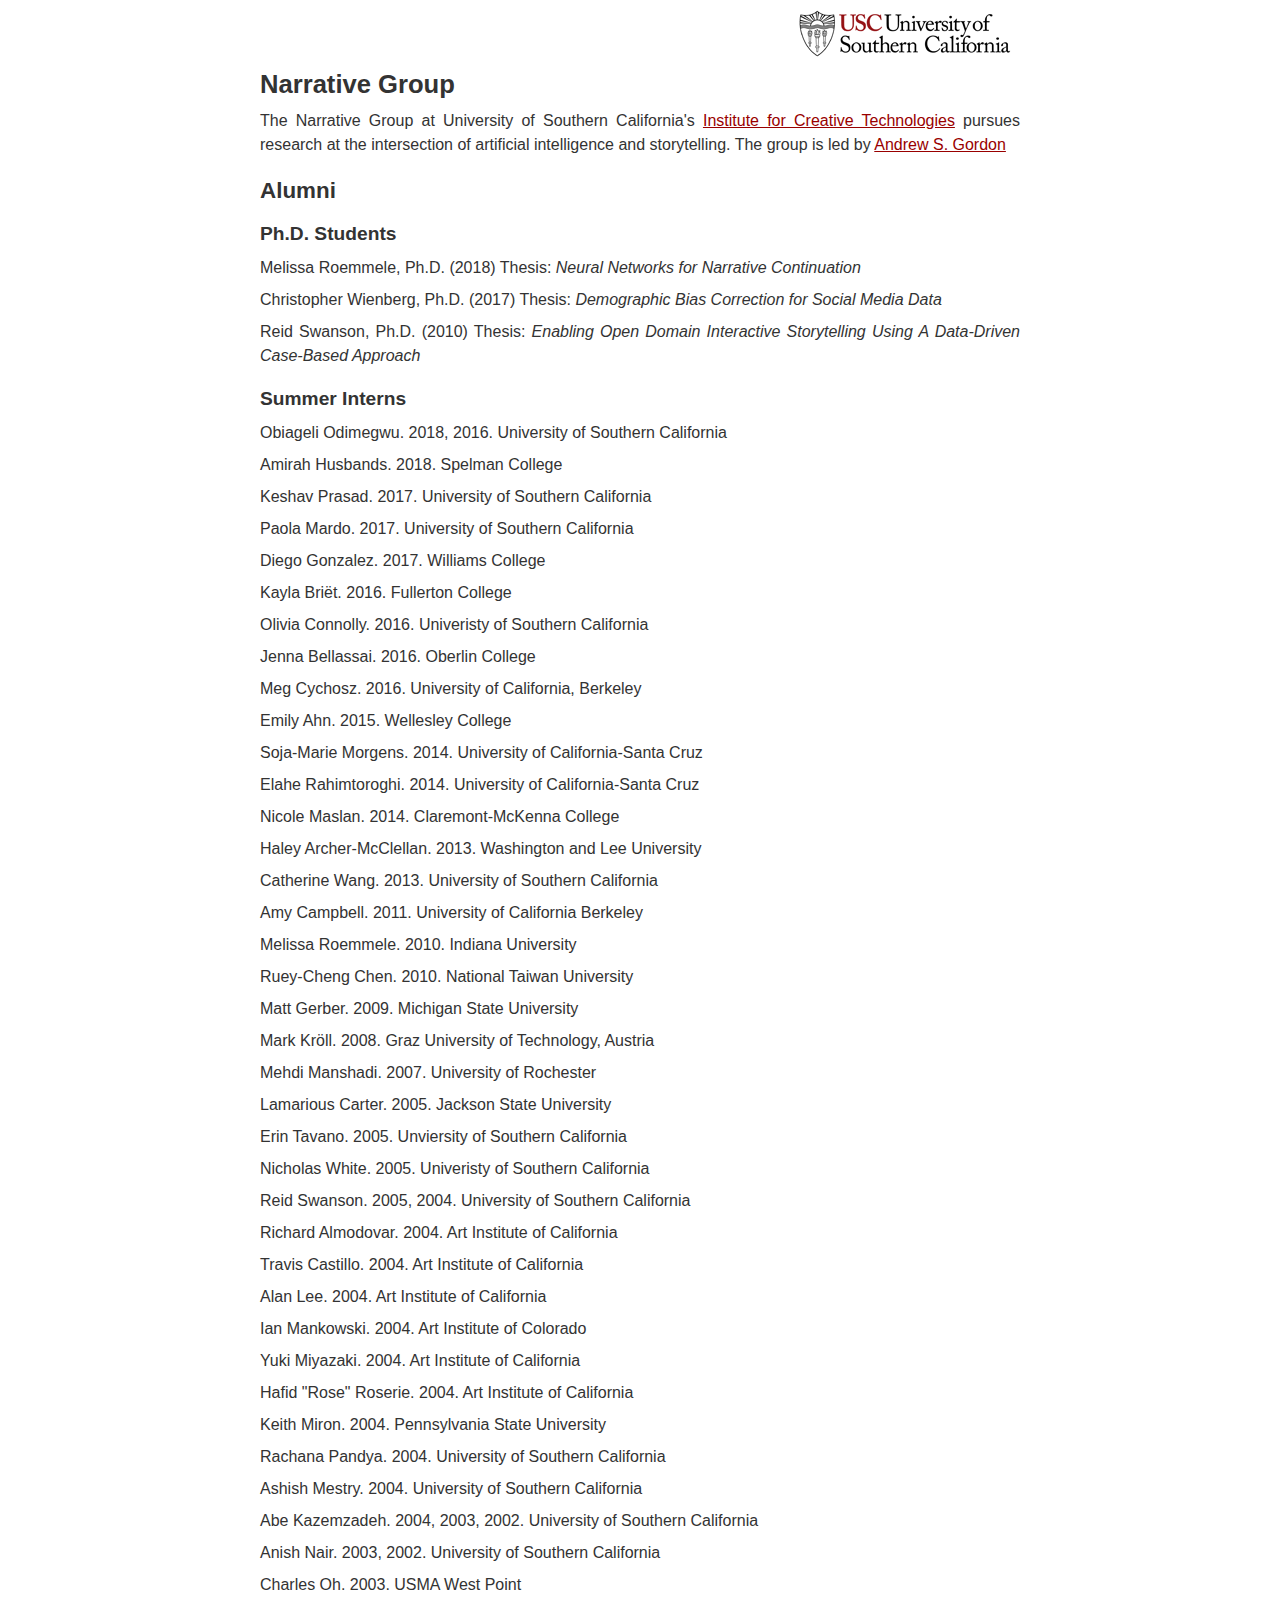
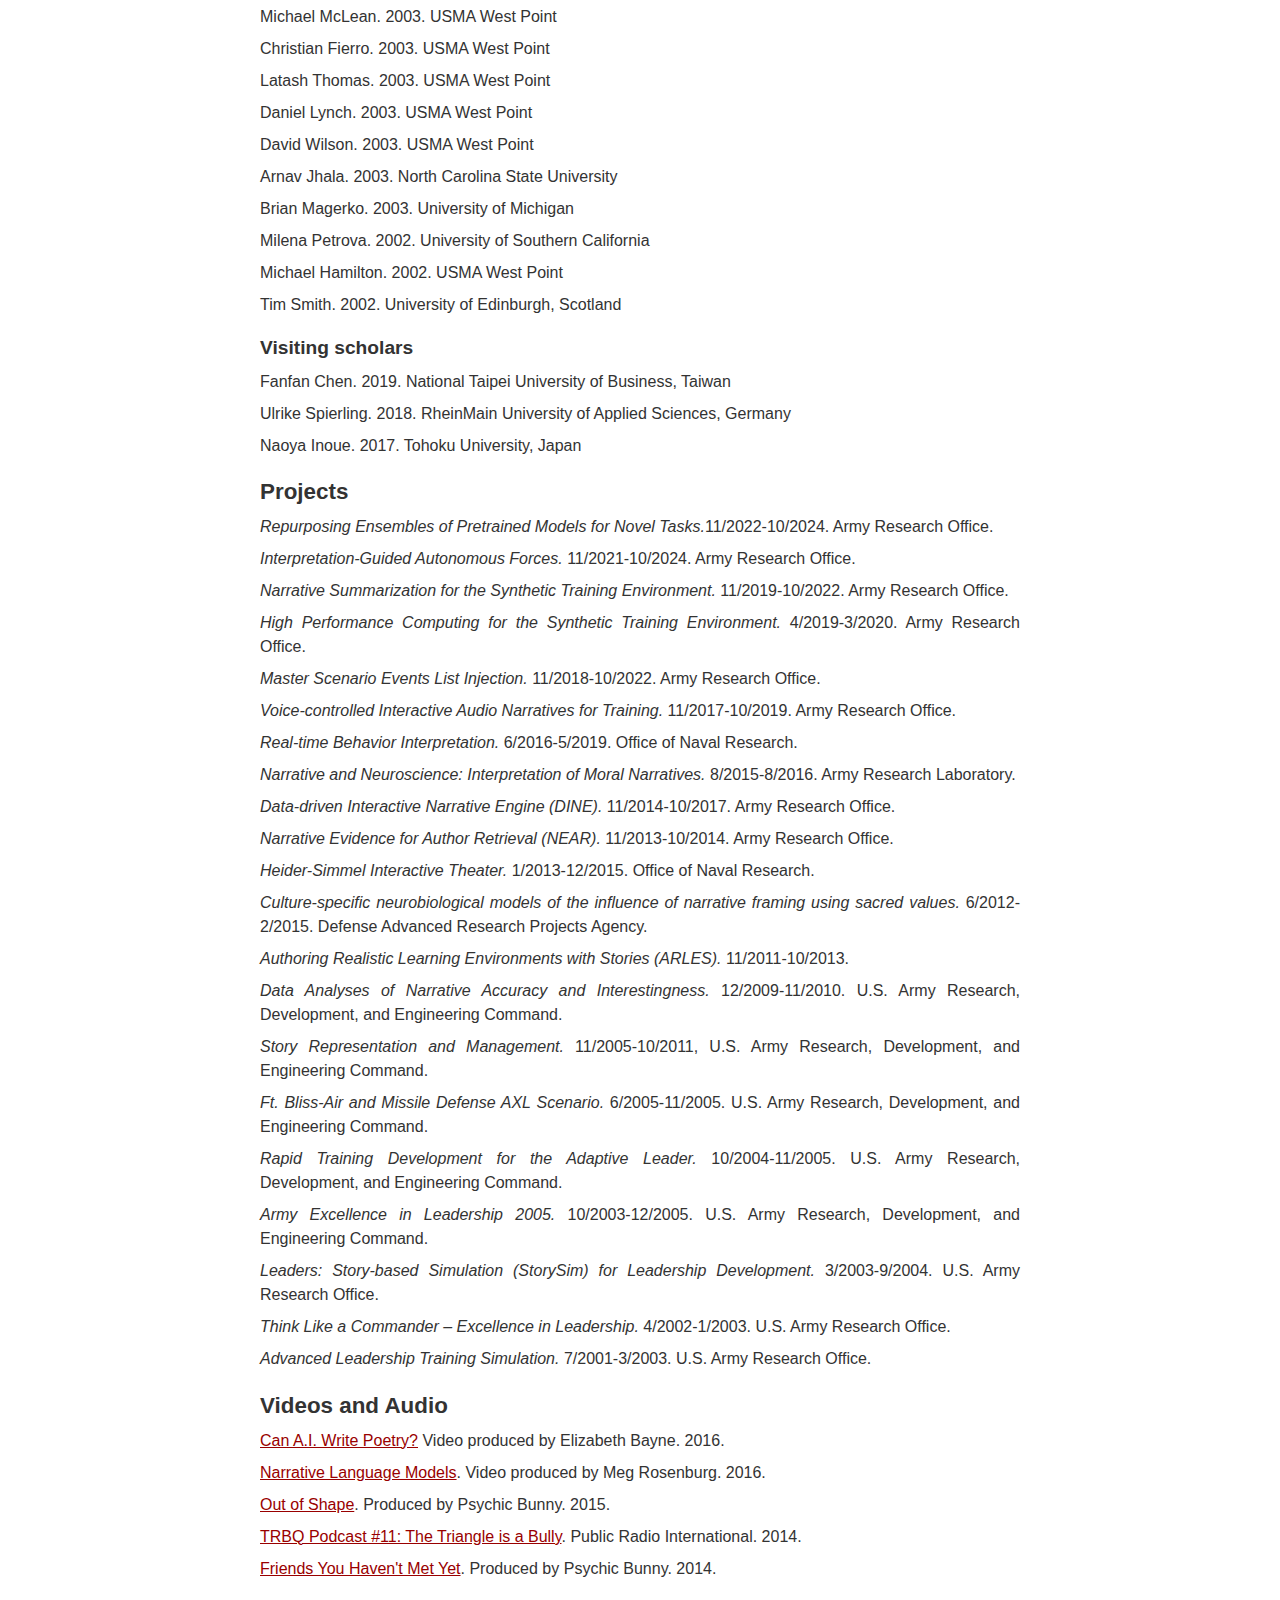
<file: group.html>
<!DOCTYPE html>

<html>

  <head>
    <meta http-equiv="Content-Type" content="text/html; charset=UTF-8" />
    <title>Narrative Group</title>
    <link href="style.css" rel="stylesheet" type="text/css" />
  </head>

  <body>
    
    <div id="content">
      <div id="banner">
        <a href="http://www.usc.edu/"><img src="images/USC-Bar-white.gif" alt="University of Southern California" border="0" height="65" width="760" id="banner" /></a>
      </div>

      <div>
	<h1>Narrative Group</h1>
	<p>The Narrative Group at University of Southern California's <a href="http://ict.usc.edu">Institute for Creative Technologies</a> pursues research at the intersection of artificial intelligence and storytelling. The group is led by <a href="index.html">Andrew S. Gordon</a></p>
      </div>

      <div>
	<h2>Alumni</h2>
	<h3>Ph.D. Students</h3>
	<p>Melissa Roemmele, Ph.D. (2018) Thesis: <i>Neural Networks for Narrative Continuation</i></p>
	<p>Christopher Wienberg, Ph.D. (2017) Thesis: <i>Demographic Bias Correction for Social Media Data</i></p>
        <p>Reid Swanson, Ph.D. (2010) Thesis: <i>Enabling Open Domain Interactive Storytelling Using A Data-Driven Case-Based Approach</i></p>

	<h3>Summer Interns</h3>
	<p>Obiageli Odimegwu. 2018, 2016. University of Southern California</p>
	<p>Amirah Husbands. 2018. Spelman College</p>
	<p>Keshav Prasad. 2017. University of Southern California</p>
	<p>Paola Mardo. 2017. University of Southern California</p>
	<p>Diego Gonzalez. 2017. Williams College</p>
	<p>Kayla Briët. 2016. Fullerton College</p>
	<p>Olivia Connolly. 2016. Univeristy of Southern California</p>
	<p>Jenna Bellassai. 2016. Oberlin College</p>
	<p>Meg Cychosz. 2016. University of California, Berkeley</p>
	<p>Emily Ahn. 2015. Wellesley College</p>
	<p>Soja-Marie Morgens. 2014. University of California-Santa Cruz</p>
	<p>Elahe Rahimtoroghi. 2014. University of California-Santa Cruz</p>
	<p>Nicole Maslan. 2014. Claremont-McKenna College</p>
	<p>Haley Archer-McClellan. 2013. Washington and Lee University</p>
	<p>Catherine Wang. 2013. University of Southern California</p>
	<p>Amy Campbell. 2011. University of California Berkeley </p>
	<p>Melissa Roemmele. 2010. Indiana University</p>
	<p>Ruey-Cheng Chen. 2010. National Taiwan University</p>
	<p>Matt Gerber. 2009. Michigan State University</p>
	<p>Mark Kröll. 2008. Graz University of Technology, Austria </p>
	<p>Mehdi Manshadi. 2007. University of Rochester</p>
	<p>Lamarious Carter. 2005. Jackson State University</p>
	<p>Erin Tavano. 2005. Unviersity of Southern California</p>
	<p>Nicholas White. 2005. Univeristy of Southern California</p>
	<p>Reid Swanson. 2005, 2004. University of Southern California</p>
	<p>Richard Almodovar. 2004. Art Institute of California</p>
	<p>Travis Castillo. 2004. Art Institute of California</p>
	<p>Alan Lee. 2004. Art Institute of California</p>
	<p>Ian Mankowski. 2004. Art Institute of Colorado</p>
	<p>Yuki Miyazaki. 2004. Art Institute of California</p>
	<p>Hafid "Rose" Roserie. 2004. Art Institute of California</p>
	<p>Keith Miron. 2004. Pennsylvania State University</p>
	<p>Rachana Pandya. 2004. University of Southern California</p>
	<p>Ashish Mestry. 2004. University of Southern California</p>
	<p>Abe Kazemzadeh. 2004, 2003, 2002. University of Southern California</p>
	<p>Anish Nair. 2003, 2002. University of Southern California</p>
	<p>Charles Oh. 2003. USMA West Point</p>
	<p>Michael McLean. 2003. USMA West Point</p>
	<p>Christian Fierro. 2003. USMA West Point</p>
	<p>Latash Thomas. 2003. USMA West Point</p>
	<p>Daniel Lynch. 2003. USMA West Point</p>
	<p>David Wilson. 2003. USMA West Point</p>
	<p>Arnav Jhala. 2003. North Carolina State University</p>
	<p>Brian Magerko. 2003. University of Michigan</p>
	<p>Milena Petrova. 2002. University of Southern California</p>
	<p>Michael Hamilton. 2002. USMA West Point</p>
	<p>Tim Smith. 2002. University of Edinburgh, Scotland</p>


	<h3>Visiting scholars</h3>
	<p>Fanfan Chen. 2019. National Taipei University of Business, Taiwan</p>
	<p>Ulrike Spierling. 2018. RheinMain University of Applied Sciences, Germany</p>
	<p>Naoya Inoue. 2017. Tohoku University, Japan</p>

      </div>      

	  
      <div>
	<h2>Projects</h2>
	<p><i>Repurposing Ensembles of Pretrained Models for Novel Tasks.</i>11/2022-10/2024. Army Research Office.</p>
	<p><i>Interpretation-Guided Autonomous Forces.</i> 11/2021-10/2024. Army Research Office.</p>
	<p><i>Narrative Summarization for the Synthetic Training Environment.</i> 11/2019-10/2022. Army Research Office.</p>
	<p><i>High Performance Computing for the Synthetic Training Environment.</i> 4/2019-3/2020. Army Research Office.</p>
	<p><i>Master Scenario Events List Injection.</i> 11/2018-10/2022. Army Research Office.</p>
	<p><i>Voice-controlled Interactive Audio Narratives for Training.</i> 11/2017-10/2019. Army Research Office.</p>
	<p><i>Real-time Behavior Interpretation.</i> 6/2016-5/2019. Office of Naval Research.</p>
	<p><i>Narrative and Neuroscience: Interpretation of Moral Narratives.</i> 8/2015-8/2016. Army Research Laboratory.</p>
	<p><i>Data-driven Interactive Narrative Engine (DINE).</i> 11/2014-10/2017. Army Research Office. </p>
	<p><i>Narrative Evidence for Author Retrieval (NEAR).</i> 11/2013-10/2014. Army Research Office. </p>
	<p><i>Heider-Simmel Interactive Theater.</i> 1/2013-12/2015. Office of Naval Research.</p>
	<p><i>Culture-specific neurobiological models of the influence of narrative framing using sacred values.</i> 6/2012-2/2015. Defense Advanced Research Projects Agency.</p>
	<p><i>Authoring Realistic Learning Environments with Stories (ARLES).</i> 11/2011-10/2013.</p>
	<p><i>Data Analyses of Narrative Accuracy and Interestingness.</i> 12/2009-11/2010. U.S. Army Research, Development, and Engineering Command.</p>
	<p><i>Story Representation and Management.</i> 11/2005-10/2011, U.S. Army Research, Development, and Engineering Command.</p>
	<p><i>Ft. Bliss-Air and Missile Defense AXL Scenario.</i> 6/2005-11/2005. U.S. Army Research, Development, and Engineering Command. </p>
	<p><i>Rapid Training Development for the Adaptive Leader.</i> 10/2004-11/2005. U.S. Army Research, Development, and Engineering Command.</p>
	<p><i>Army Excellence in Leadership 2005.</i> 10/2003-12/2005. U.S. Army Research, Development, and Engineering Command. </p>
	<p><i>Leaders: Story-based Simulation (StorySim) for Leadership Development.</i> 3/2003-9/2004. U.S. Army Research Office. </p>
	<p><i>Think Like a Commander – Excellence in Leadership.</i> 4/2002-1/2003. U.S. Army Research Office. </p>
	<p><i>Advanced Leadership Training Simulation.</i> 7/2001-3/2003. U.S. Army Research Office.</p>
      </div>
      
      <div>
	<h2>Videos and Audio</h2>
	<p><a href="https://www.youtube.com/watch?v=WGt8MkeGpNA">Can A.I. Write Poetry?</a> Video produced by Elizabeth Bayne. 2016.</p>
	<p><a href="https://www.youtube.com/watch?v=E794HjF74Xk&feature=youtu.be">Narrative Language Models</a>. Video produced by Meg Rosenburg. 2016.</p>
	<p><a href="https://www.youtube.com/watch?v=PH21sY8bbYA">Out of Shape</a>. Produced by Psychic Bunny. 2015.</p>
	<p><a href="https://soundcloud.com/svptrbq/podcast-11-the-triangle-is-a-bully">TRBQ Podcast #11: The Triangle is a Bully</a>. Public Radio International. 2014.</p>
      <p><a href="https://www.youtube.com/watch?v=F3daMCpAqwQ">Friends You Haven't Met Yet</a>. Produced by Psychic Bunny. 2014.</p>
      
      </div>
      
  


    </div>
    
  </body>
  
</html>
</file>
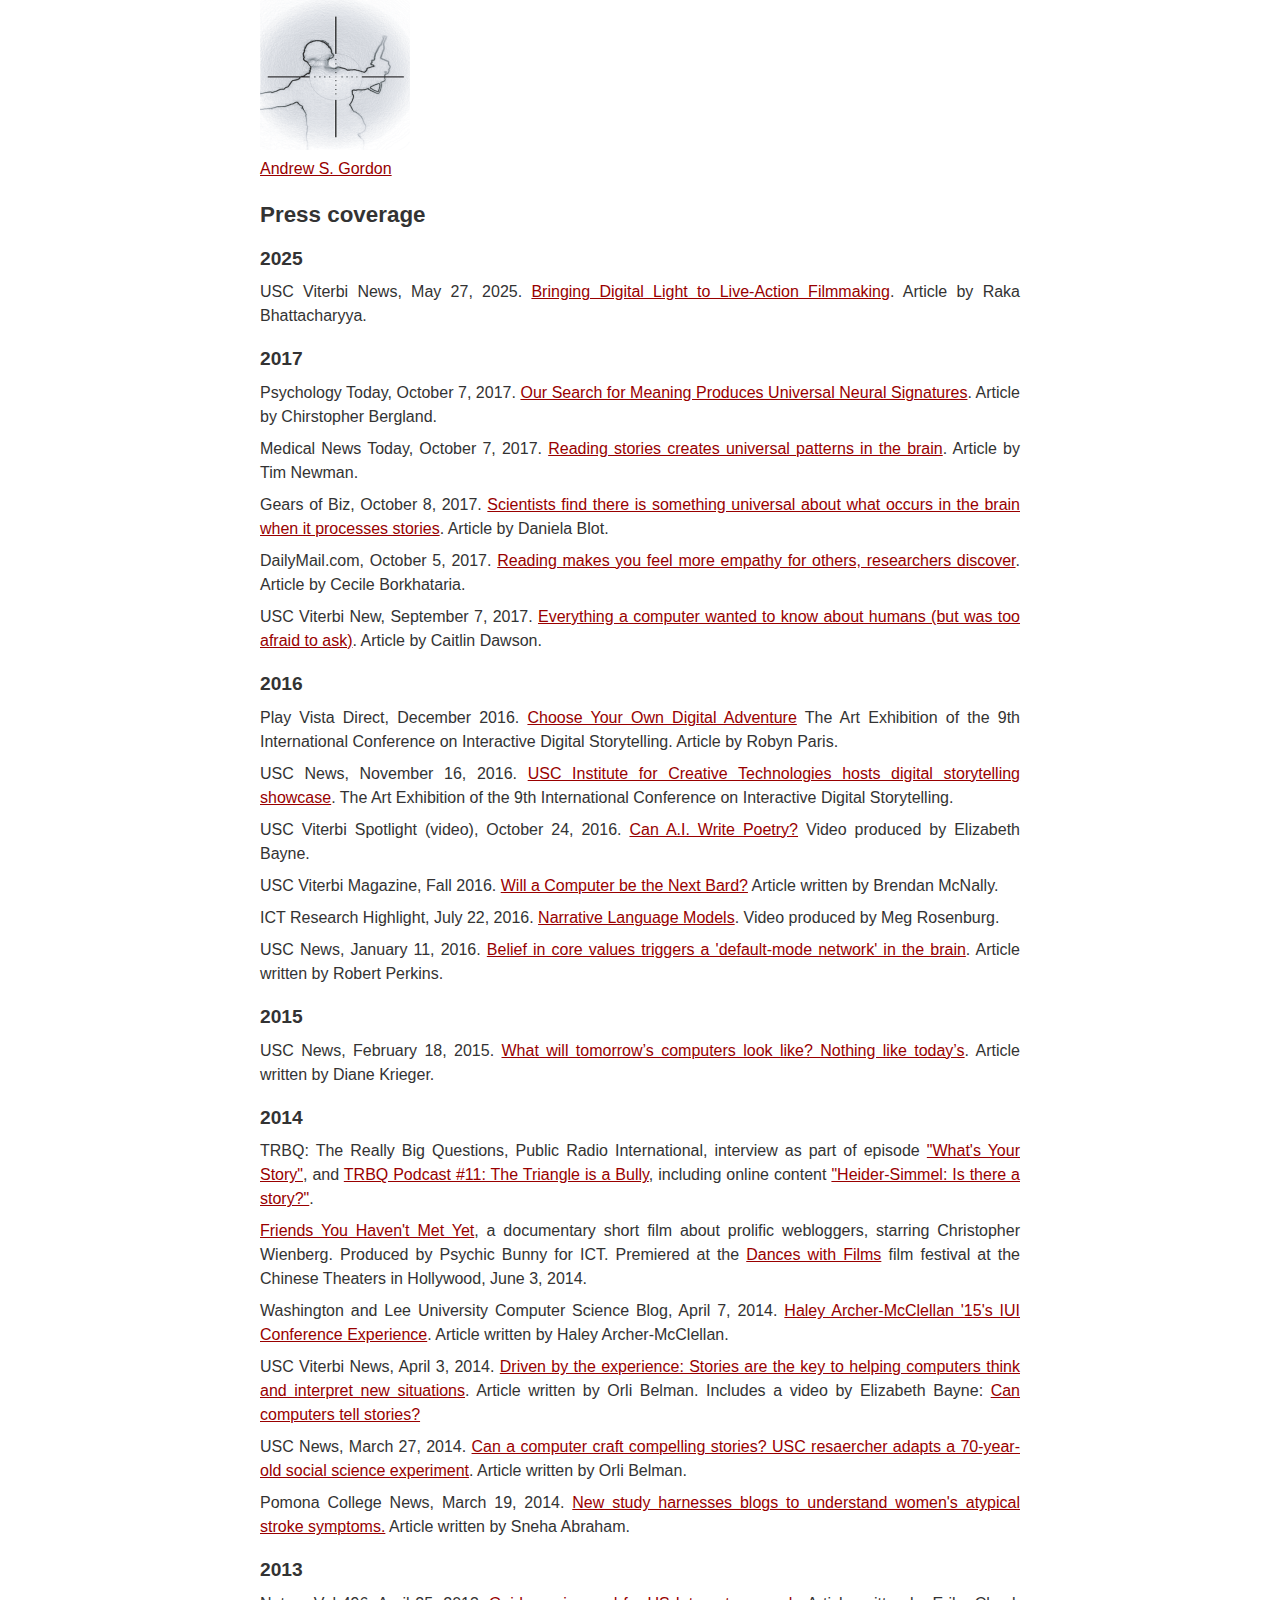
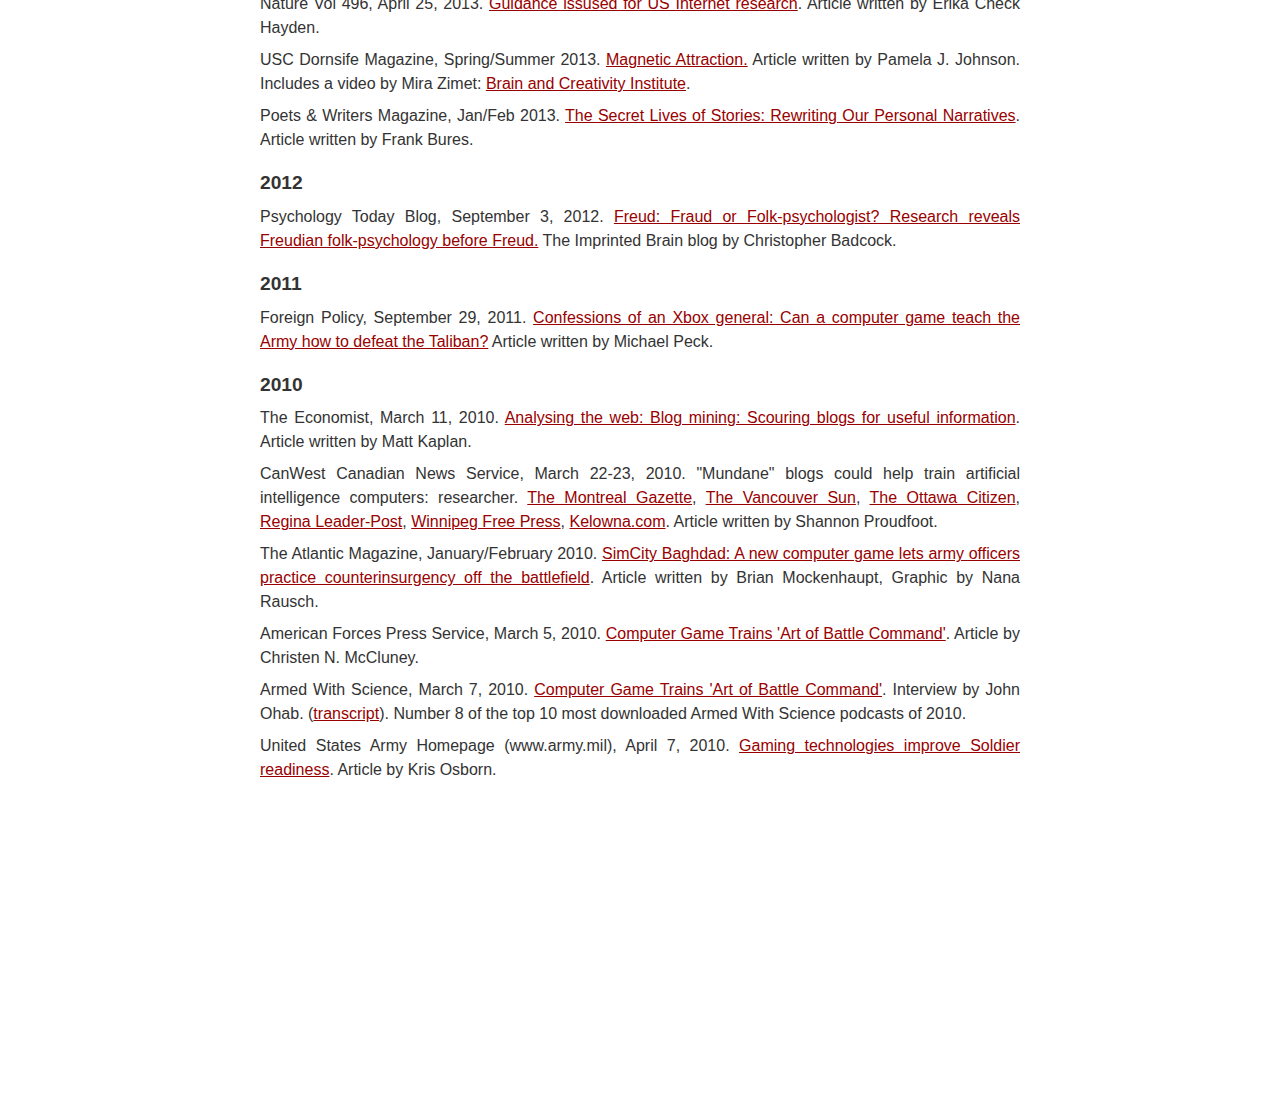
<file: press.html>
<!DOCTYPE html>

<html>

  <head>
    <meta http-equiv="Content-Type" content="text/html; charset=UTF-8" />
    <title>Andrew S. Gordon in the Popular Press</title>
    <link href="style.css" rel="stylesheet" type="text/css" />
  </head>

  <body>
    <div id="content">

      <img src="images/warfare.png" />

      <p><a href="index.html">Andrew S. Gordon</a></p>


      <h2>Press coverage</h2>

      <h3>2025</h3>

      <p>USC Viterbi News, May 27, 2025. <a href="https://viterbischool.usc.edu/news/2025/05/bringing-digital-light-to-live-action-filmmaking/">Bringing Digital Light to Live-Action Filmmaking</a>. Article by Raka Bhattacharyya.</p>

      <h3>2017</h3>

      <p>Psychology Today, October 7, 2017. <a href="https://www.psychologytoday.com/blog/the-athletes-way/201710/our-search-meaning-produces-universal-neural-signatures">Our Search for Meaning Produces Universal Neural Signatures</a>. Article by Chirstopher Bergland.</p>

      <p>Medical News Today, October 7, 2017. <a href="https://www.medicalnewstoday.com/articles/319665.php">Reading stories creates universal patterns in the brain</a>. Article by Tim Newman.

      <p>Gears of Biz, October 8, 2017. <a href="http://gearsofbiz.com/scientists-find-there-is-something-universal-about-what-occurs-in-the-brain-when-it-processes-stories/110489">Scientists find there is something universal about what occurs in the brain when it processes stories</a>. Article by Daniela Blot.</p>
      
      <p>DailyMail.com, October 5, 2017. <a href="http://www.dailymail.co.uk/sciencetech/article-4952658/Reading-makes-feel-empathy-others.html">Reading makes you feel more empathy for others, researchers discover</a>. Article by Cecile Borkhataria.</p>
      
      <p>USC Viterbi New, September 7, 2017. <a href="https://viterbischool.usc.edu/news/2017/09/everything-computer-wanted-know-humans-afraid-ask/">Everything a computer wanted to know about humans (but was too afraid to ask)</a>. Article by Caitlin Dawson.</p>

      <h3>2016</h3>
      <p>Play Vista Direct, December 2016. <a href="http://playavistadirect.com/choose-your-own-digital-adventure/">Choose Your Own Digital Adventure</a> The Art Exhibition of the 9th International Conference on Interactive Digital Storytelling. Article by Robyn Paris.</p>
      <p>USC News, November 16, 2016. <a href="http://news.usc.edu/111158/usc-institute-for-creative-technologies-hosts-digital-storytelling-showcase/">USC Institute for Creative Technologies hosts digital storytelling showcase</a>. The Art Exhibition of the 9th International Conference on Interactive Digital Storytelling.</p>
      <p>USC Viterbi Spotlight (video), October 24, 2016. <a href="https://www.youtube.com/watch?v=WGt8MkeGpNA">Can A.I. Write Poetry?</a> Video produced by Elizabeth Bayne.</p>
      <p>USC Viterbi Magazine, Fall 2016. <a href="http://magazine.viterbi.usc.edu/fall-2016/features/will-a-computer-be-the-next-bard/">Will a Computer be the Next Bard?</a> Article written by Brendan McNally.</p>
      <p>ICT Research Highlight, July 22, 2016. <a href="https://www.youtube.com/watch?v=E794HjF74Xk&feature=youtu.be">Narrative Language Models</a>. Video produced by Meg Rosenburg.</p>
      <p>USC News, January 11, 2016. <a href="http://news.usc.edu/90485/belief-in-core-values-triggers-a-default-mode-network-in-the-brain/">Belief in core values triggers a 'default-mode network' in the brain</a>. Article written by Robert Perkins.</p>

      <h3>2015</h3>
      <p>USC News, February 18, 2015. <a href="http://news.usc.edu/75907/what-will-tomorrows-computers-look-like-nothing-like-todays/">What will tomorrow’s computers look like? Nothing like today’s</a>. Article written by Diane Krieger.</p>

      <h3>2014</h3>

      <p>TRBQ: The Really Big Questions, Public Radio International, interview as part of episode <a href="http://trbq.org/topics/stories/">"What's Your Story"</a>, and <a href="http://trbq.org/trbq-podcast-11-the-triangle-is-a-bully/">TRBQ Podcast #11: The Triangle is a Bully</a>, including online content <a href="http://trbq.org/play/">"Heider-Simmel: Is there a story?"</a>.</p>
      <p><a href="https://www.youtube.com/watch?v=F3daMCpAqwQ">Friends You Haven't Met Yet</a>, a documentary short film about prolific webloggers, starring Christopher Wienberg. Produced by Psychic Bunny for ICT. Premiered at the <a href="https://danceswithfilms.com">Dances with Films</a> film festival at the Chinese Theaters in Hollywood, June 3, 2014.</p>
      <p>Washington and Lee University Computer Science Blog, April 7, 2014. <a href="http://csblog.academic.wlu.edu/2014/04/07/blog-post-about-iui-conference-haley-archer-mcclellan-15/">Haley Archer-McClellan '15's IUI Conference Experience</a>. Article written by Haley Archer-McClellan.</p>
      <p>USC Viterbi News, April 3, 2014. <a href="http://viterbi.usc.edu/news/news/2014/driven-by-the.htm">Driven by the experience: Stories are the key to helping computers think and interpret new situations</a>. Article written by Orli Belman. Includes a video by Elizabeth Bayne: <a href="http://vimeo.com/87631087">Can computers tell stories?</a></p>
      <p>USC News, March 27, 2014. <a href="http://news.usc.edu/60670/can-a-computer-learn-to-tell-compelling-stories/">Can a computer craft compelling stories? USC resaercher adapts a 70-year-old social science experiment</a>. Article written by Orli Belman.</p>
      <p>Pomona College News, March 19, 2014. <a href="http://www.pomona.edu/News/2014/03/19-stroke-study.aspx">New study harnesses blogs to understand women's atypical stroke symptoms.</a> Article written by Sneha Abraham.</p>

      <h3>2013</h3>

      <p>Nature Vol 496, April 25, 2013. <a href="http://www.nature.com/news/guidance-issued-for-us-internet-research-1.12860">Guidance issused for US Internet research</a>. Article written by Erika Check Hayden.</p>
      <p>USC Dornsife Magazine, Spring/Summer 2013. <a href="http://dornsife.usc.edu/news/stories/1394/magnetic-attraction/">Magnetic Attraction.</a> Article written by Pamela J. Johnson. Includes a video by Mira Zimet: <a href="http://dornsife.usc.edu/videos/research/559/brain-and-creativity-institute/">Brain and Creativity Institute</a>.</p>
      <p>Poets & Writers Magazine, Jan/Feb 2013. <a href="http://www.pw.org/content/the_secret_lives_of_stories_rewriting_our_personal_narratives">The Secret Lives of Stories: Rewriting Our Personal Narratives</a>. Article written by Frank Bures.</p>

      <h3>2012</h3>

      <p>Psychology Today Blog, September 3, 2012. <a href="http://www.psychologytoday.com/blog/the-imprinted-brain/201209/freud-fraud-or-folk-psychologist">Freud: Fraud or Folk-psychologist? Research reveals Freudian folk-psychology before Freud.</a> The Imprinted Brain blog by Christopher Badcock.</p>

      <h3>2011</h3>

      <p>Foreign Policy, September 29, 2011. <a href="http://www.foreignpolicy.com/articles/2011/09/28/Xbox_general"> Confessions of an Xbox general: Can a computer game teach the Army how to defeat the Taliban?</a> Article written by Michael Peck. </p>


      <h3>2010</h3>

      <p>The Economist, March 11, 2010. <a href="http://www.economist.com/science-technology/displaystory.cfm?story_id=15660874">Analysing the web: Blog mining: Scouring blogs for useful information</a>. Article written by Matt Kaplan.</p>
      <p>CanWest Canadian News Service, March 22-23, 2010.  &quot;Mundane&quot; blogs could help train artificial intelligence computers: researcher. <a href="http://www.montrealgazette.com/news/BLOG+CHRONICLES/2715796/story.html">The Montreal Gazette</a>, <a href="http://www.vancouversun.com/news/BLOG+CHRONICLES/2715796/story.html">The Vancouver Sun</a>, <a href="http://www.ottawacitizen.com/news/Mundane+blogs+could+help+train+artificial+intelligence+computers+Researcher/2715796/story.html"> The Ottawa Citizen</a>, <a href="http://www.leaderpost.com/news/Using+blogs+learn+about+life/2710647/story.html">Regina Leader-Post</a>, <a href="http://www.winnipegfreepress.com/canada/scientist-collects-brainless-blogs-88801197.html">Winnipeg Free Press</a>, <a href="http://www.kelowna.com/2010/03/22/mundane-blogs-could-help-train-artificial-intelligence-computers-researcher/">Kelowna.com</a>. Article written by Shannon Proudfoot.  </p>
      <p>The Atlantic Magazine, January/February 2010. <a href="http://www.theatlantic.com/magazine/archive/2010/01/simcity-baghdad/7830/">SimCity Baghdad: A new computer game lets army officers practice counterinsurgency off the battlefield</a>. Article written by Brian Mockenhaupt, Graphic by Nana Rausch.</p>
      <p>American Forces Press Service, March 5, 2010. <a href="http://www.defense.gov//news/newsarticle.aspx?id=58206">Computer Game Trains 'Art of Battle Command'</a>. Article by Christen N. McCluney.</p>
      <p>Armed With Science, March 7, 2010. <a href="http://science.dodlive.mil/2010/03/07/computer-game-trains-art-of-battle-command/">Computer Game Trains 'Art of Battle Command'</a>. Interview by John Ohab.  (<a href="http://www.defense.gov/Blog_files/Blog_assets/20100303_AWS_Episode57_transcript.pdf">transcript</a>). Number 8 of the top 10 most downloaded Armed With Science podcasts of 2010.</p>
      <p> United States Army Homepage (www.army.mil), April 7, 2010. <a href="http://www.army.mil/-news/2010/04/07/36976-gaming-technologies-improve-soldier-readiness/">Gaming technologies improve Soldier readiness</a>. Article by Kris Osborn.</p>

    </div>
  </body>
</html>
</file>
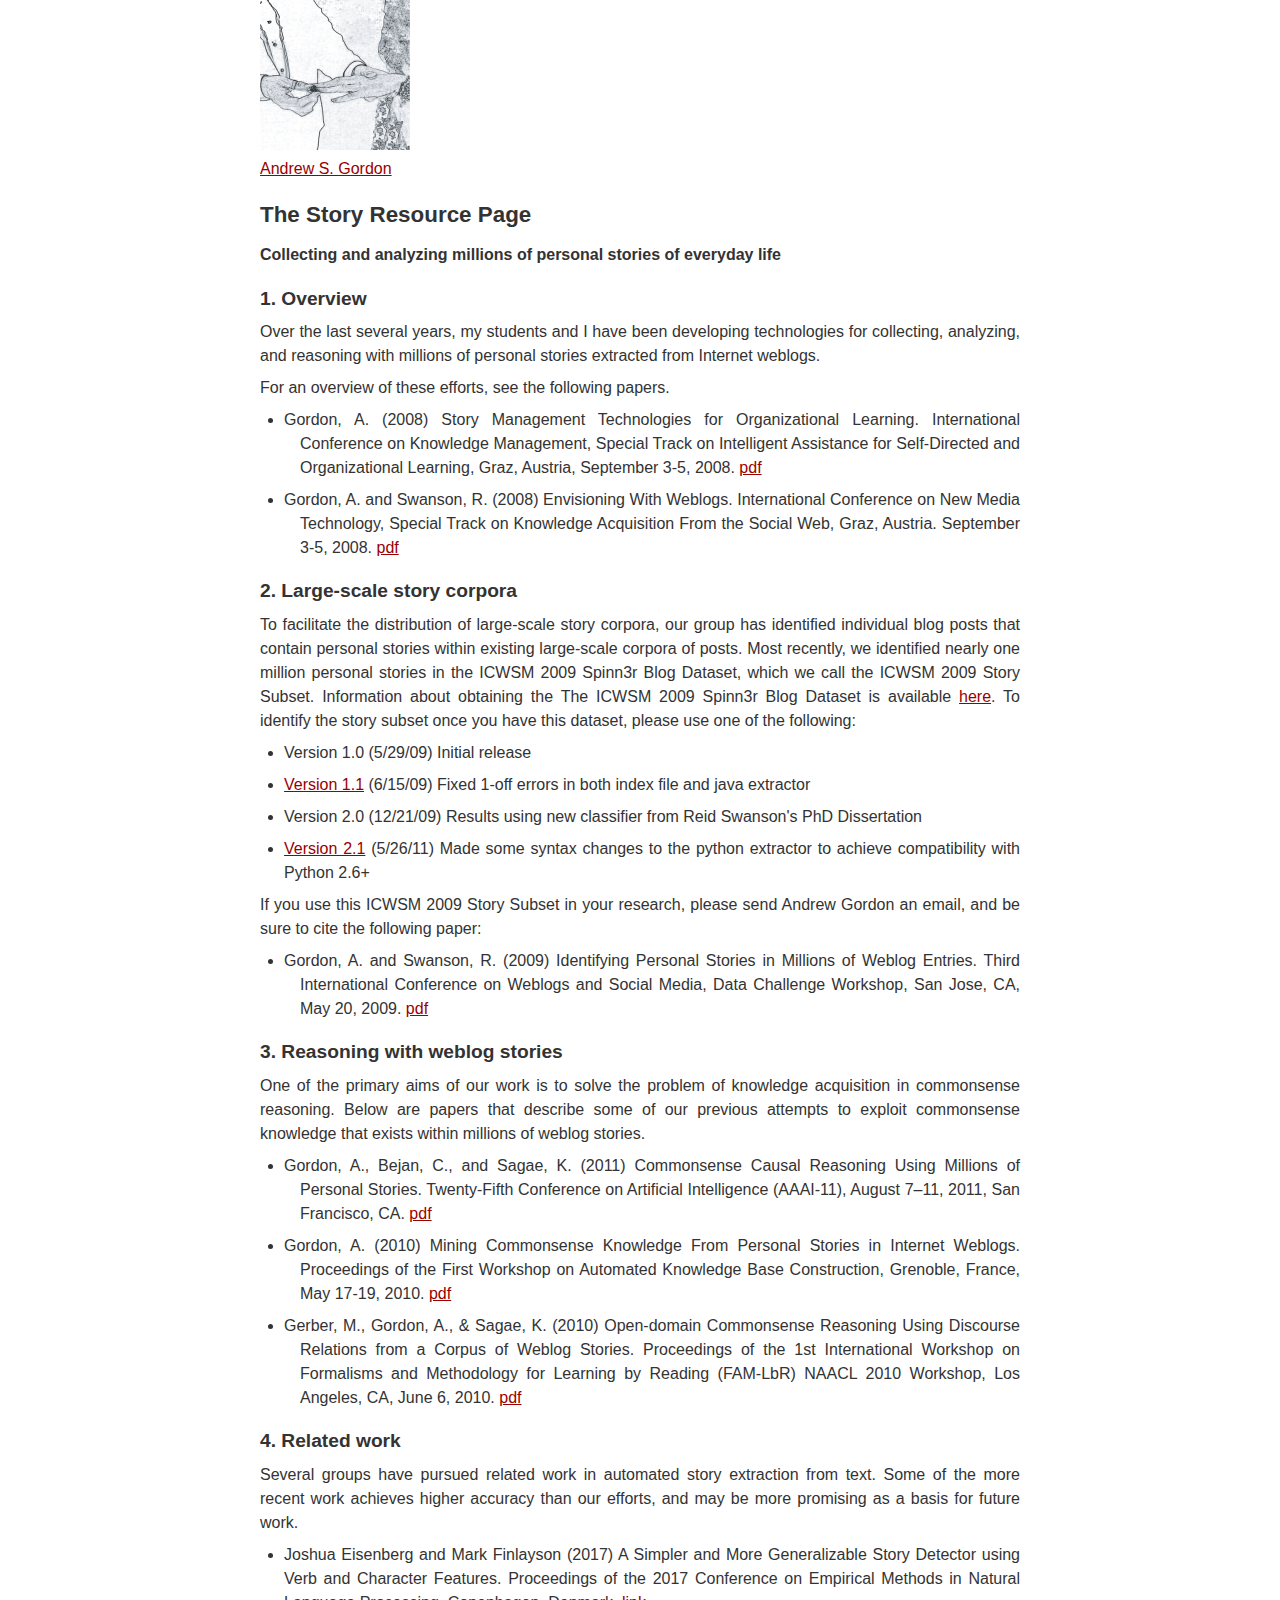
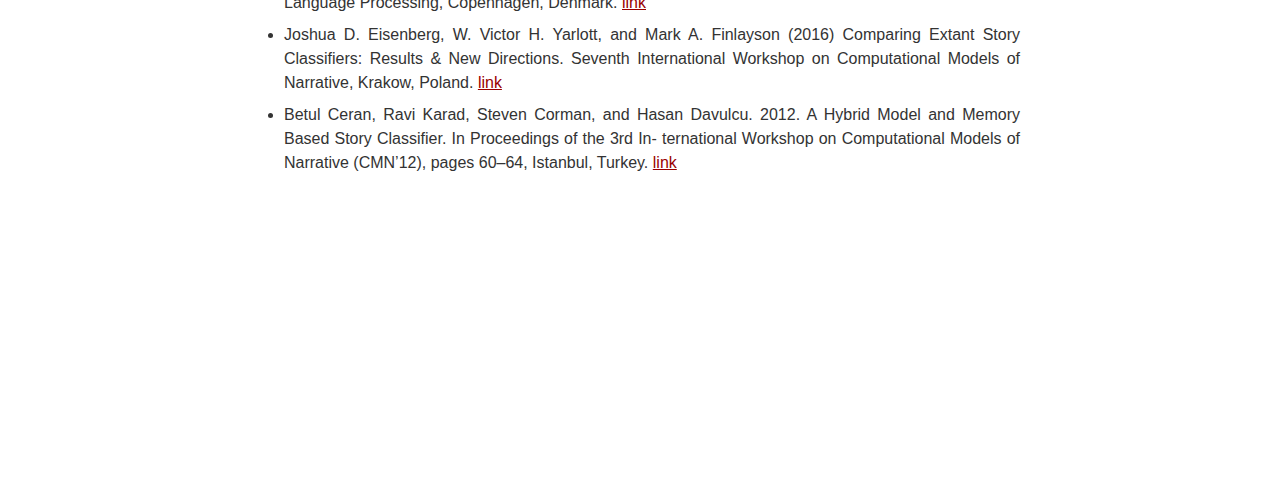
<file: srp.html>
<!DOCTYPE html>

<html>

  <head>
    <meta http-equiv="Content-Type" content="text/html; charset=UTF-8" />
    <title>Story Resource Page</title>
    <link href="style.css" rel="stylesheet" type="text/css" />
  </head>

  <body>
    <div id="content">
      <img src="images/relationship.png" />
      <p><a href="index.html">Andrew S. Gordon</a></p>
      <h2>The Story Resource Page</h2>
      <h4>Collecting and analyzing millions of personal stories of everyday life</h4>
      <h3>1. Overview   </h3>

      <p>Over the last several years, my students and I have been developing technologies for collecting, analyzing, and reasoning with millions of personal stories extracted from Internet weblogs. </p>
      <p>For an overview of these efforts, see the following papers.</p>
      <ul class="publist">
        <li>Gordon, A. (2008) Story Management Technologies for Organizational Learning. International Conference on Knowledge Management, Special Track on Intelligent Assistance for Self-Directed and Organizational Learning, Graz, Austria, September 3-5, 2008. <a href="publications/IKNOW08.PDF">pdf</a></li>
        <li>Gordon, A. and Swanson, R. (2008) Envisioning With Weblogs. International Conference on New Media Technology, Special Track on Knowledge Acquisition From the Social Web, Graz, Austria. September 3-5, 2008. <a href="publications/IMEDIA08.PDF">pdf</a></li>
      </ul>

      <h3>2. Large-scale story corpora</h3>
      <p>To facilitate the distribution of large-scale story corpora, our group has identified individual blog posts that contain personal stories within existing large-scale corpora of posts. Most recently, we identified nearly one million personal stories in the  ICWSM 2009 Spinn3r Blog Dataset, which we call the ICWSM 2009 Story Subset. Information about obtaining the The ICWSM 2009 Spinn3r Blog Dataset is available <a href="http://www.icwsm.org/data/">here</a>. To identify the story subset once you have this dataset, please use one of the following:</p>
      <ul>
        <li>Version 1.0 (5/29/09) Initial release</li>
        <li><a href="downloads/icwsm09stories-1.1.zip">Version 1.1</a> (6/15/09) Fixed 1-off errors in both index file and java extractor</li>
        <li>Version 2.0 (12/21/09) Results using new classifier from Reid Swanson's PhD Dissertation</li>
        <li><a href="downloads/icwsm09stories-2.1.tgz">Version 2.1</a> (5/26/11) Made some syntax changes to the python extractor
          to achieve compatibility with Python 2.6+</li>
      </ul>

      <p>If you use this ICWSM 2009 Story Subset in your research, please send Andrew Gordon an email, and be sure to cite the following paper:</p>
      <ul class="publist">
        <li>Gordon, A. and Swanson, R. (2009) Identifying Personal Stories in Millions of Weblog Entries. Third International Conference on Weblogs and Social Media, Data Challenge Workshop, San Jose, CA, May 20, 2009. <a href="publications/ICWSM09-DCW.PDF">pdf</a></li>
      </ul>

      <h3>3. Reasoning with weblog stories</h3>
      <p>One of the primary aims of our work is to solve the problem of knowledge acquisition in commonsense reasoning. Below are papers that describe some of our previous attempts to exploit commonsense knowledge that exists within millions of weblog stories.</p>
      <ul class="publist">
        <li>Gordon, A., Bejan, C., and Sagae, K. (2011) Commonsense Causal Reasoning Using Millions of Personal Stories. Twenty-Fifth Conference on Artificial Intelligence (AAAI-11), August 7–11, 2011, San Francisco, CA. <a href="publications/AAAI11.PDF">pdf</a></li>
        <li>Gordon, A. (2010) Mining Commonsense Knowledge From Personal Stories in Internet Weblogs. Proceedings of the First Workshop on Automated Knowledge Base Construction, Grenoble, France, May 17-19, 2010. <a href="publications/AKBC10.PDF">pdf</a></li>
        <li>Gerber, M., Gordon, A., &amp; Sagae, K. (2010) Open-domain Commonsense Reasoning Using Discourse Relations from a Corpus of Weblog Stories. Proceedings of the 1st International Workshop on Formalisms and Methodology for Learning by Reading (FAM-LbR) NAACL 2010 Workshop, Los Angeles, CA, June 6, 2010. <a href="publications/NAACL-WS10.PDF">pdf</a></li>
      </ul>

      <h3>4. Related work</h3>
      <p>Several groups have pursued related work in automated story extraction from text. Some of the more recent work achieves higher accuracy than our efforts, and may be more promising as a basis for future work.</p>
      <ul>
	<li>Joshua Eisenberg and Mark Finlayson (2017) A Simpler and More Generalizable Story Detector using Verb and Character Features. Proceedings of the 2017 Conference on Empirical Methods in Natural Language Processing, Copenhagen, Denmark. <a href="https://aclanthology.info/papers/D17-1286/d17-1286">link</a></li>
	<li>Joshua D. Eisenberg, W. Victor H. Yarlott, and Mark A. Finlayson (2016) Comparing Extant Story Classifiers: Results & New Directions. Seventh International Workshop on Computational Models of Narrative, Krakow, Poland. <a href="http://drops.dagstuhl.de/opus/frontdoor.php?source_opus=6707">link</a></li>
	<li>Betul Ceran, Ravi Karad, Steven Corman, and Hasan Davulcu. 2012. A Hybrid Model and Memory Based Story Classifier. In Proceedings of the 3rd In- ternational Workshop on Computational Models of Narrative (CMN’12), pages 60–64, Istanbul, Turkey. <a href="http://narrative.csail.mit.edu/cmn12/">link</a></li>
      </ul>


    </div>
  </body>
</html>
</file>
<file: style.css>
@charset "UTF-8";
/* CSS Document */

body { font-family: Helvetica, Arial, sans-serif; line-height: 1.5em; background-color:white; color:#333; font-size: 1em; }

body, p, td, th, ul, ol, h3, h4, div, li, dt, dd { margin: 0; padding: 0;}

p {margin: 0 0 0.5em 0; text-align: justify; }

a {text-decoration:underline; color:#900; }

a:visited {color: #710; }

h1 { margin: 0em 0em 0.5em 0em; font-size:1.6em; }

h2 { margin: 1em 0em 0.5em 0em; font-size:1.4em; }

h3 { margin: 1em 0em 0.5em 0em; font-size:1.2em; }

h4 { margin: 1em 0em 0.5em 0em; font-size:1.0em; }

ul, ol { margin-left: 1.5em; padding-left: 0; }

li { margin-bottom:0.5em; text-align: justify; }
 
#banner {margin:auto; width: 760px;  }

#content {margin:auto; width:760px; padding-bottom: 20em; }

/* Homepage specific */

#headshot {  }

#contact { position: absolute; bottom: 0; left: 255px; }

#card { position: relative; margin-bottom: 1em; }

#bio { text-align: justify; }

#links {margin-top: -1em; }

#links dt { position: relative; left: 0; top: 1.5em; width: 5em; font-weight: bold; }

#links dd { border-left: 1px solid #000; margin: 0 0 0 6em; padding: 0 0 0 .5em; }

#publications p {text-indent: -1em; padding-left: 1em; text-align: justify; }

#publications h3 { margin: 1em 0em 0.5em 0em; font-size:1.2em; text-align: center; }

/* Auxiliary pages */

ul.publist li {text-indent: -1em; padding-left: 1em; }
</file>
